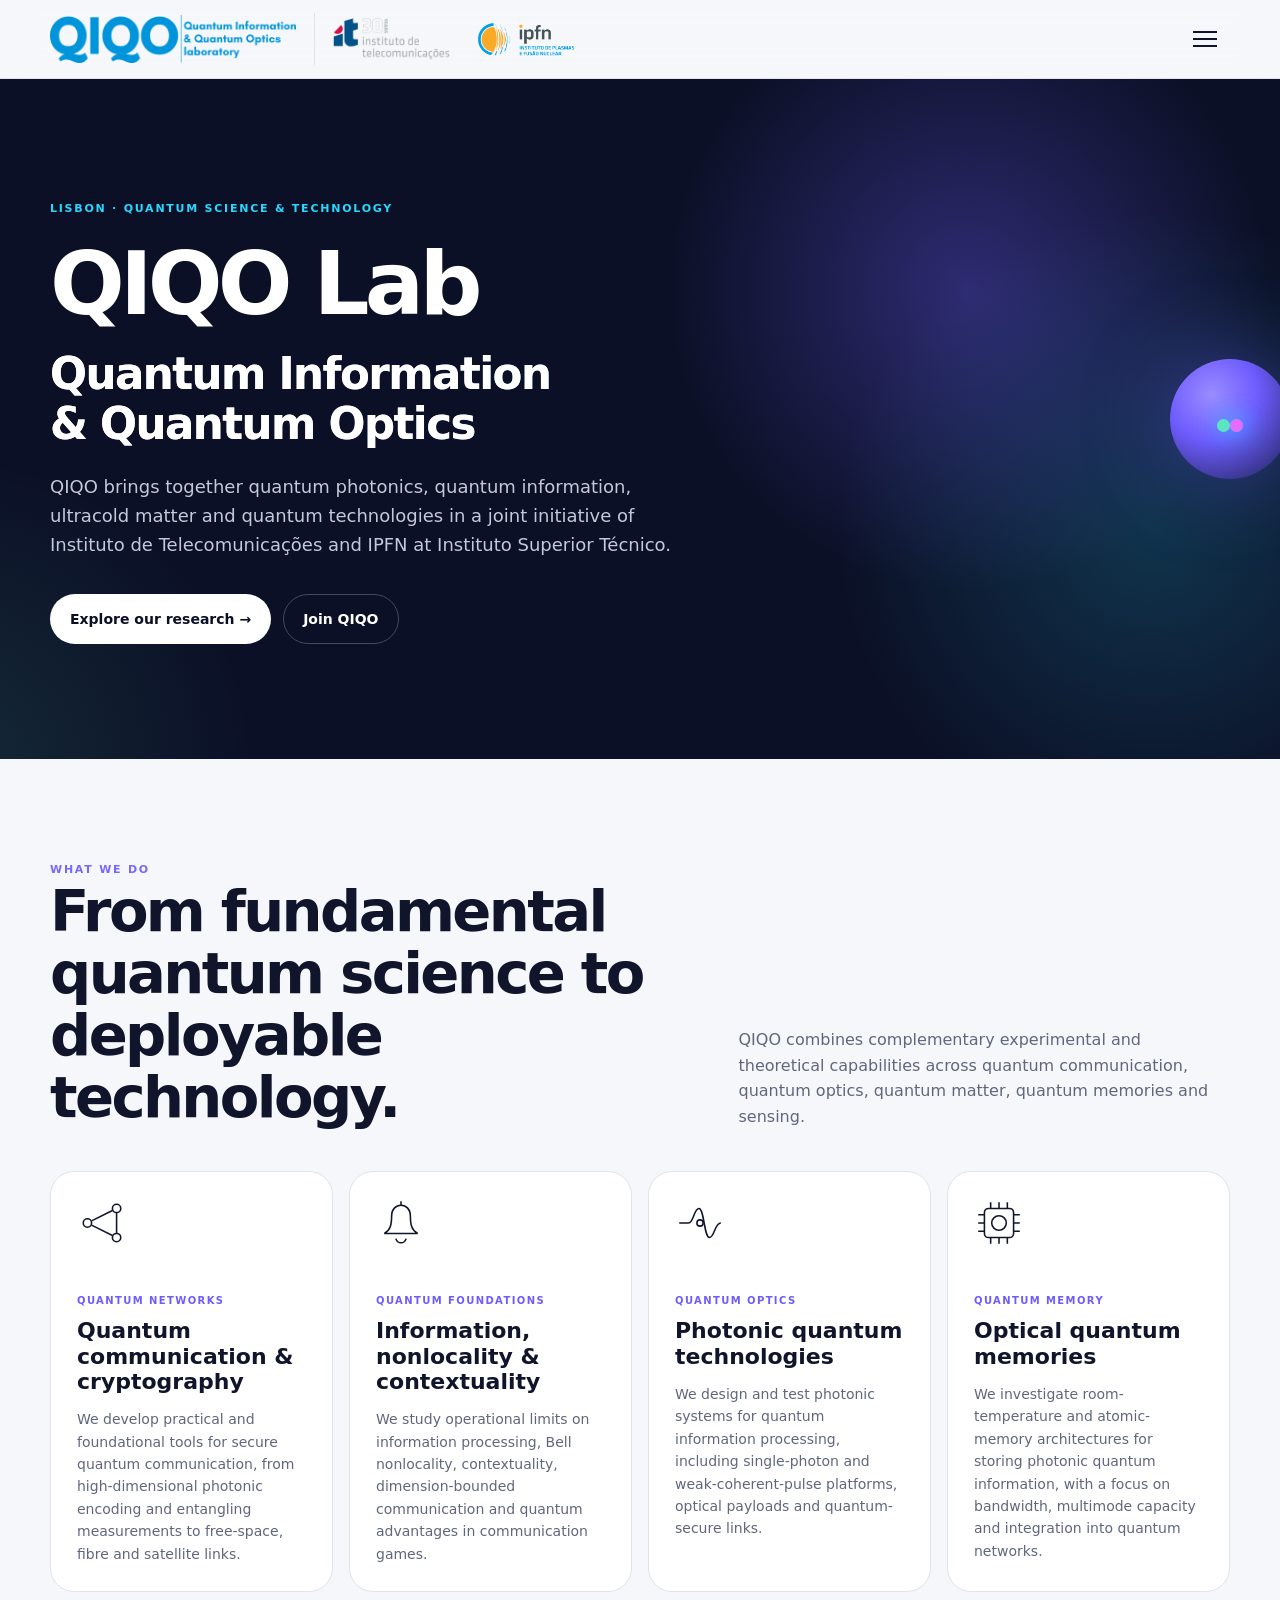
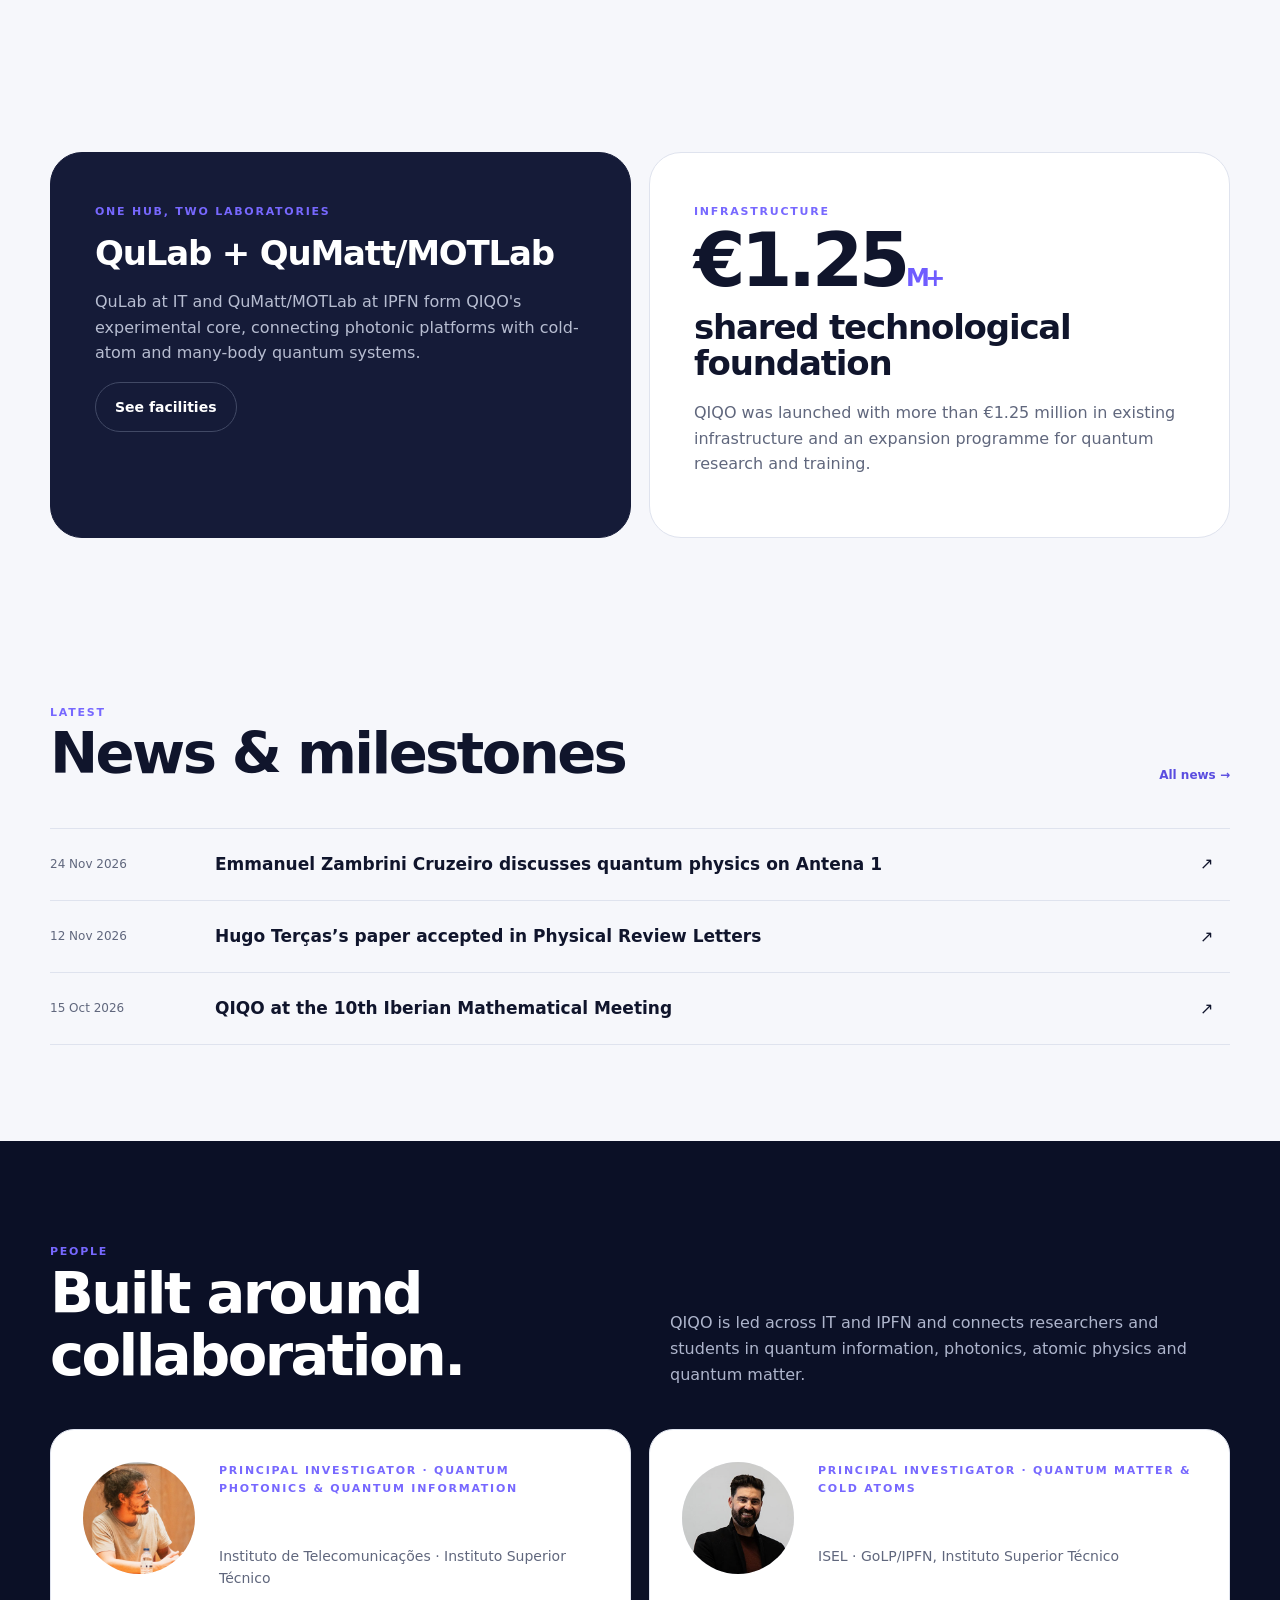
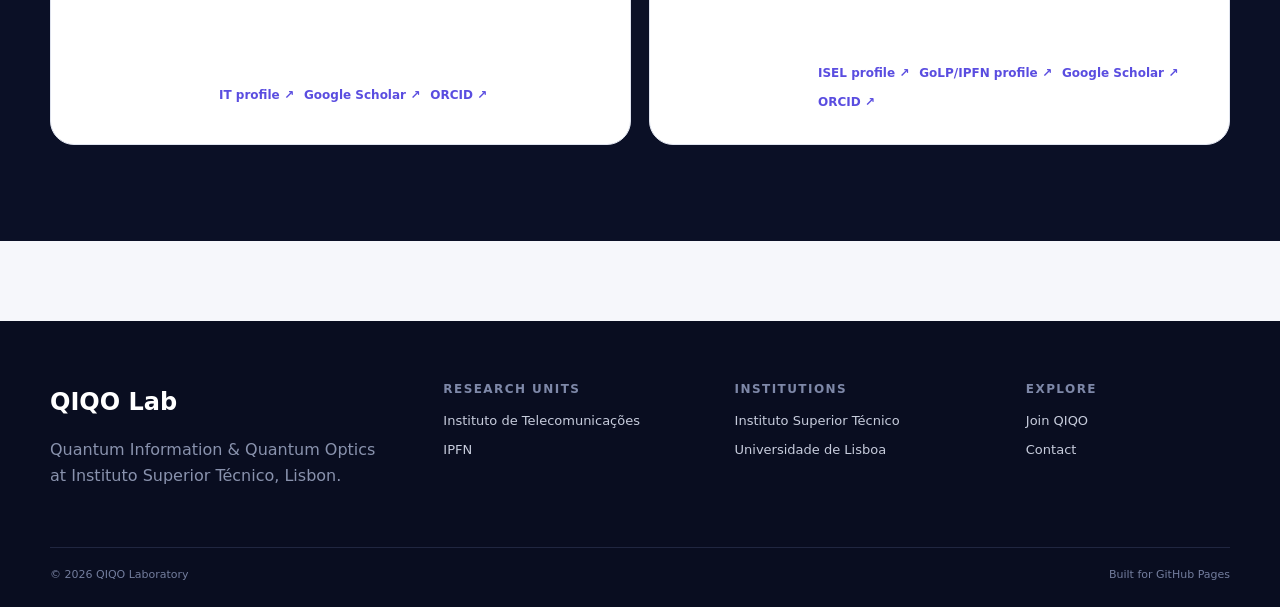
<file: index.html>
<!DOCTYPE html>

<html lang="en"><head><meta charset="utf-8"/><meta content="width=device-width, initial-scale=1" name="viewport"/><title>QIQO Lab — Quantum Information &amp; Quantum Optics | Instituto Superior Técnico, Lisbon</title><meta content="QIQO is the joint quantum information and quantum optics laboratory of IT and IPFN at Instituto Superior Técnico, Lisbon, Portugal." name="description"/><meta content="#0b1026" name="theme-color"/><link href="assets/img/favicon.svg" rel="icon" type="image/svg+xml"/><link href="assets/css/site.css" rel="stylesheet"/><script defer="" src="assets/js/data.js"></script><script defer="" src="assets/js/news-data.js"></script><script defer="" src="assets/js/site.js"></script><link href="https://qiqo-lab.github.io/" rel="canonical"/><meta content="website" property="og:type"/><meta content="QIQO Lab" property="og:site_name"/><meta content="QIQO Lab — Quantum Information &amp; Quantum Optics | Instituto Superior Técnico, Lisbon" property="og:title"/><meta content="QIQO is the joint quantum information and quantum optics laboratory of IT and IPFN at Instituto Superior Técnico, Lisbon, Portugal." property="og:description"/><meta content="https://qiqo-lab.github.io/" property="og:url"/><meta content="en_GB" property="og:locale"/><meta content="https://qiqo-lab.github.io/assets/img/logo/qiqo-logo-2.png" property="og:image"/><meta content="QIQO — Quantum Information and Quantum Optics Laboratory" property="og:image:alt"/><meta content="summary" name="twitter:card"/><meta content="QIQO Lab — Quantum Information &amp; Quantum Optics | Instituto Superior Técnico, Lisbon" name="twitter:title"/><meta content="QIQO is the joint quantum information and quantum optics laboratory of IT and IPFN at Instituto Superior Técnico, Lisbon, Portugal." name="twitter:description"/><meta content="https://qiqo-lab.github.io/assets/img/logo/qiqo-logo-2.png" name="twitter:image"/><script data-qiqo-schema="" type="application/ld+json">{"@context": "https://schema.org", "@graph": [{"@type": "ResearchOrganization", "@id": "https://qiqo-lab.github.io/#organization", "name": "QIQO — Quantum Information and Quantum Optics Laboratory", "alternateName": ["QIQO", "QIQO Lab", "QIQO Laboratory"], "url": "https://qiqo-lab.github.io/", "logo": "https://qiqo-lab.github.io/assets/img/logo/qiqo-logo-2.png", "description": "QIQO is the joint quantum information and quantum optics laboratory of IT and IPFN at Instituto Superior Técnico, Lisbon, Portugal.", "address": {"@type": "PostalAddress", "streetAddress": "Av. Rovisco Pais 1", "postalCode": "1049-001", "addressLocality": "Lisbon", "addressCountry": "PT"}, "parentOrganization": [{"@type": "CollegeOrUniversity", "name": "Instituto Superior Técnico, Universidade de Lisboa", "url": "https://tecnico.ulisboa.pt/"}, {"@type": "ResearchOrganization", "name": "Instituto de Telecomunicações", "url": "https://www.it.pt/"}, {"@type": "ResearchOrganization", "name": "Instituto de Plasmas e Fusão Nuclear", "alternateName": "IPFN", "url": "https://www.ipfn.tecnico.ulisboa.pt/"}]}, {"@type": "WebSite", "@id": "https://qiqo-lab.github.io/#website", "url": "https://qiqo-lab.github.io/", "name": "QIQO Lab", "alternateName": "QIQO", "publisher": {"@id": "https://qiqo-lab.github.io/#organization"}, "inLanguage": "en"}]}</script><noscript><style>.reveal{opacity:1;transform:none}.nav-toggle{display:none}.nav-wrap{height:auto;min-height:78px;flex-wrap:wrap;padding-block:12px}.main-nav{display:flex;position:static;flex-wrap:wrap;flex-direction:row;width:100%;box-shadow:none}</style></noscript><meta content="95raSr56nbxkEjEl-AgicmJynOFiF8T3tw6eO89FypE" name="google-site-verification"/>
</head><body data-page="home"><div data-site-header=""><header class="site-header"><div class="shell nav-wrap"><div class="header-logos"><a aria-label="QIQO home" class="brand" href="index.html"><img alt="QIQO Laboratory logo" class="brand-logo" src="assets/img/logo/qiqo-logo-2.png"/></a><div aria-label="Partner institutions" class="partner-logos"><a aria-label="Instituto de Telecomunicações" class="partner-logo partner-logo-it" href="https://www.it.pt/"><img alt="Instituto de Telecomunicações" height="188" src="assets/img/logo/it-logo.png" width="525"/></a><a aria-label="Instituto de Plasmas e Fusão Nuclear" class="partner-logo partner-logo-ipfn" href="https://www.ipfn.tecnico.ulisboa.pt/"><img alt="Instituto de Plasmas e Fusão Nuclear" height="179" src="assets/img/logo/ipfn-logo.png" width="428"/></a></div></div><button aria-expanded="false" aria-label="Toggle navigation" class="nav-toggle"><span></span><span></span><span></span></button><nav aria-label="Primary navigation" class="main-nav"><a class="active" href="index.html">Home</a><a href="research.html">Research</a><a href="people.html">People</a><a href="publications.html">Publications</a><a href="projects.html">Projects</a><a href="facilities.html">Facilities</a><a href="news.html">News</a><a href="opportunities.html">Join us</a><a href="contact.html">Contact</a></nav></div></header></div><main><section class="hero"><div class="shell hero-grid"><div><span class="hero-kicker">Lisbon · Quantum science &amp; technology</span><h1>QIQO Lab<span class="hero-subtitle">Quantum Information<br/>&amp; Quantum Optics</span></h1><p class="hero-copy">QIQO brings together quantum photonics, quantum information, ultracold matter and quantum technologies in a joint initiative of Instituto de Telecomunicações and IPFN at Instituto Superior Técnico.</p><div class="hero-actions"><a class="btn btn-primary" href="research.html">Explore our research →</a><a class="btn btn-ghost" href="opportunities.html">Join QIQO</a></div></div><div aria-hidden="true" class="quantum-art"><div class="q-grid"></div><div class="q-orbit"></div><div class="q-core"></div><span class="q-dot one"></span><span class="q-dot two"></span><span class="q-dot three"></span></div></div></section><section class="section reveal"><div class="shell"><div class="section-head"><div><span class="eyebrow">What we do</span><h2>From fundamental quantum science to deployable technology.</h2></div><p>QIQO combines complementary experimental and theoretical capabilities across quantum communication, quantum optics, quantum matter, quantum memories and sensing.</p></div><div class="pillars" data-home-research=""></div></div></section><section class="section-tight reveal"><div class="shell split-band"><article class="band-card dark"><span class="eyebrow">One hub, two laboratories</span><h3>QuLab + QuMatt/MOTLab</h3><p>QuLab at IT and QuMatt/MOTLab at IPFN form QIQO's experimental core, connecting photonic platforms with cold-atom and many-body quantum systems.</p><a class="btn btn-ghost" href="facilities.html">See facilities</a></article><article class="band-card"><span class="eyebrow">Infrastructure</span><div class="metric">€1.25<small>M+</small></div><h3>shared technological foundation</h3><p>QIQO was launched with more than €1.25 million in existing infrastructure and an expansion programme for quantum research and training.</p></article></div></section><section class="section reveal"><div class="shell"><div class="section-head"><div><span class="eyebrow">Latest</span><h2>News &amp; milestones</h2></div><a class="text-link" href="news.html">All news →</a></div><div class="news-list" data-home-news=""><a class="news-line" href="https://www.rtp.pt/play/p15569/e969887/duas-de-prosa" rel="noreferrer" target="_blank"><time>24 Nov 2026</time><strong>Emmanuel Zambrini Cruzeiro discusses quantum physics on Antena 1</strong><span>↗</span></a><a class="news-line" href="https://journals.aps.org/prl/accepted/10.1103/6lkb-18jb" rel="noreferrer" target="_blank"><time>12 Nov 2026</time><strong>Hugo Terças’s paper accepted in Physical Review Letters</strong><span>↗</span></a><a class="news-line" href="https://www.unioviedo.es/iberomat/index.php/quantum-computing/" rel="noreferrer" target="_blank"><time>15 Oct 2026</time><strong>QIQO at the 10th Iberian Mathematical Meeting</strong><span>↗</span></a></div></div></section><section class="section section-dark reveal"><div class="shell"><div class="section-head"><div><span class="hero-kicker">People</span><h2>Built around collaboration.</h2></div><p>QIQO is led across IT and IPFN and connects researchers and students in quantum information, photonics, atomic physics and quantum matter.</p></div><div class="people-grid leads" data-leadership=""><article class="person-card person-card-large"><img alt="Emmanuel Zambrini Cruzeiro" class="avatar avatar-photo" loading="lazy" src="assets/img/people/emmanuel.jpg"/><div class="person-copy"><span class="eyebrow">Principal Investigator · Quantum Photonics &amp; Quantum Information</span><h3>Emmanuel Zambrini Cruzeiro</h3><p class="muted">Instituto de Telecomunicações · Instituto Superior Técnico</p><p>Quantum information, foundations, quantum communication, photonic platforms and optical quantum memories.</p><div class="mini-links"><a class="mini-link" href="https://www.it.pt/Members/Index/34614" rel="noreferrer" target="_blank">IT profile ↗</a><a class="mini-link" href="https://scholar.google.com/citations?hl=en&amp;user=PnzCrFIAAAAJ" rel="noreferrer" target="_blank">Google Scholar ↗</a><a class="mini-link" href="https://orcid.org/0000-0003-3418-9131" rel="noreferrer" target="_blank">ORCID ↗</a></div></div></article><article class="person-card person-card-large"><img alt="Hugo Terças" class="avatar avatar-photo" loading="lazy" src="assets/img/people/hugo.jpg"/><div class="person-copy"><span class="eyebrow">Principal Investigator · Quantum Matter &amp; Cold Atoms</span><h3>Hugo Terças</h3><p class="muted">ISEL · GoLP/IPFN, Instituto Superior Técnico</p><p>Quantum matter, ultracold gases, quantum fluids and plasmas, quantum simulation and many-body physics.</p><div class="mini-links"><a class="mini-link" href="https://www.isel.pt/docente/hugo-fernando-santos-tercas" rel="noreferrer" target="_blank">ISEL profile ↗</a><a class="mini-link" href="https://plasmas.tecnico.ulisboa.pt/faculty/members" rel="noreferrer" target="_blank">GoLP/IPFN profile ↗</a><a class="mini-link" href="https://scholar.google.com/citations?user=nmLAqloAAAAJ" rel="noreferrer" target="_blank">Google Scholar ↗</a><a class="mini-link" href="https://orcid.org/0000-0003-2826-4377" rel="noreferrer" target="_blank">ORCID ↗</a></div></div></article></div></div></section></main><div data-site-footer=""></div></body></html>
</file>
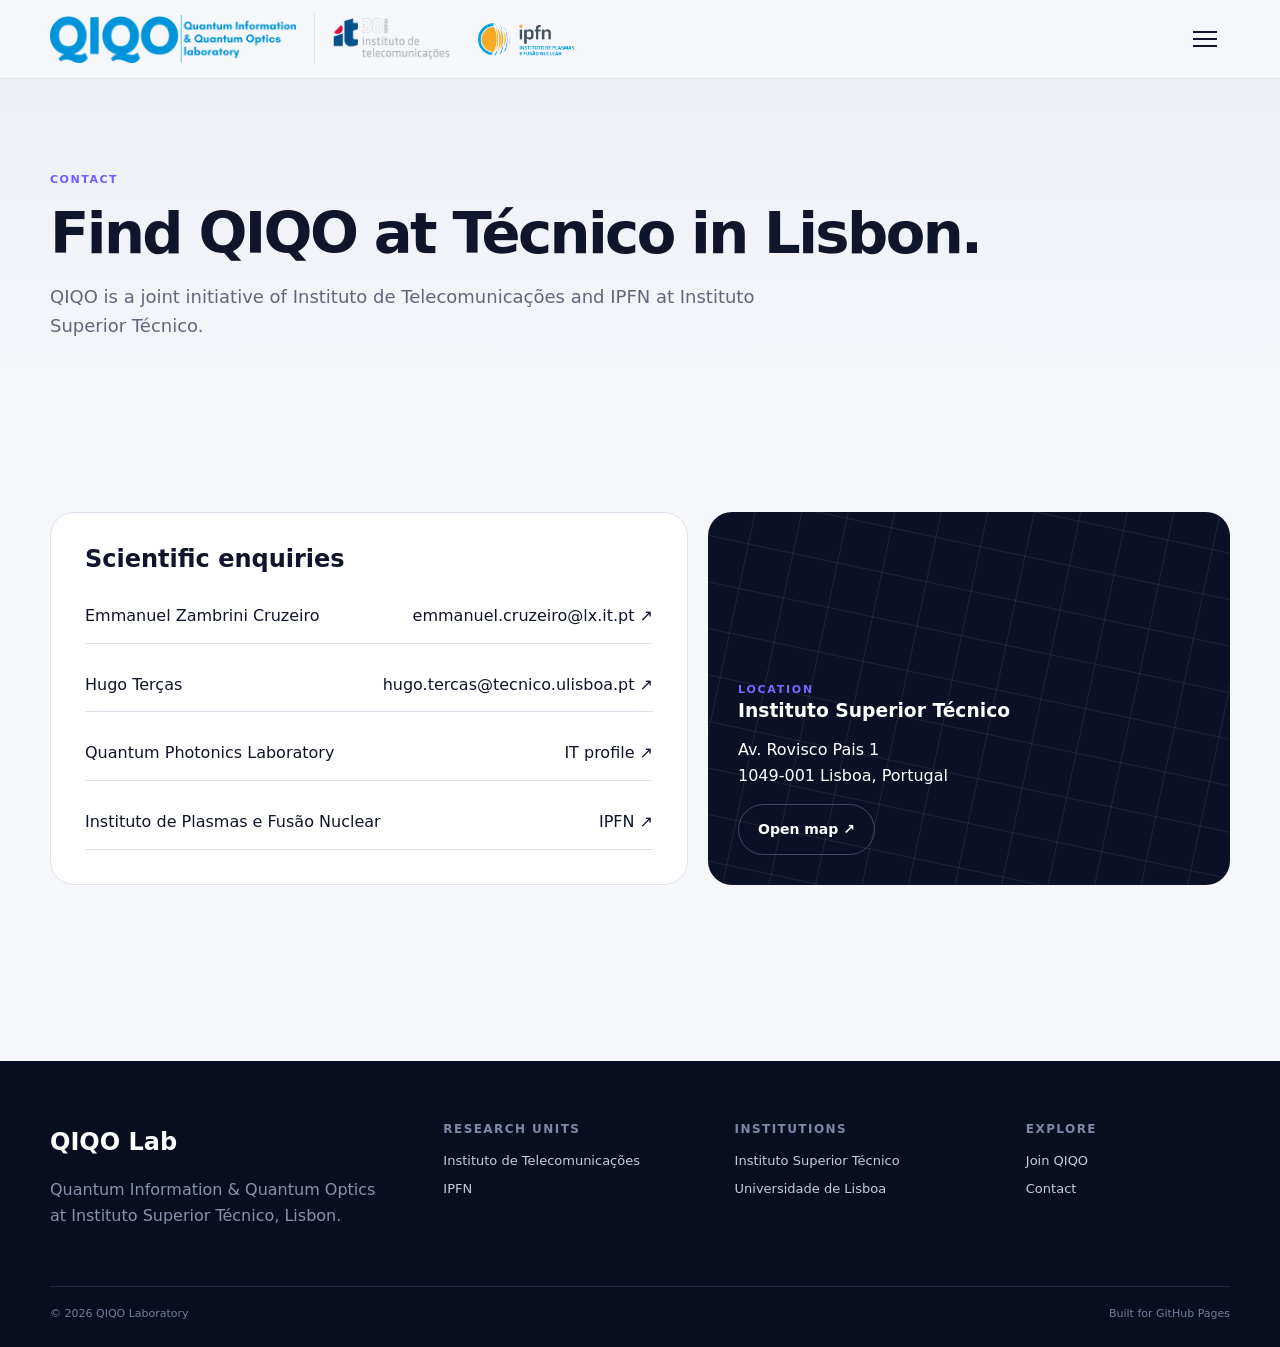
<file: contact.html>
<!DOCTYPE html>

<html lang="en">
<head>
<meta charset="utf-8"/>
<meta content="width=device-width, initial-scale=1" name="viewport"/>
<title>Contact QIQO Lab | Instituto Superior Técnico, Lisbon</title>
<meta content="Contact QIQO, the Quantum Information and Quantum Optics Laboratory connecting IT and IPFN at Instituto Superior Técnico, Lisbon, Portugal." name="description"/>
<meta content="#0b1026" name="theme-color"/>
<link href="assets/img/favicon.svg" rel="icon" type="image/svg+xml"/>
<link href="assets/css/site.css" rel="stylesheet"/>
<script defer="" src="assets/js/data.js"></script>
<script defer="" src="assets/js/site.js"></script>
<link href="https://qiqo-lab.github.io/contact.html" rel="canonical"/><meta content="website" property="og:type"/><meta content="QIQO Lab" property="og:site_name"/><meta content="Contact QIQO Lab | Instituto Superior Técnico, Lisbon" property="og:title"/><meta content="Contact QIQO, the Quantum Information and Quantum Optics Laboratory connecting IT and IPFN at Instituto Superior Técnico, Lisbon, Portugal." property="og:description"/><meta content="https://qiqo-lab.github.io/contact.html" property="og:url"/><meta content="en_GB" property="og:locale"/><meta content="https://qiqo-lab.github.io/assets/img/logo/qiqo-logo-2.png" property="og:image"/><meta content="QIQO — Quantum Information and Quantum Optics Laboratory" property="og:image:alt"/><meta content="summary" name="twitter:card"/><meta content="Contact QIQO Lab | Instituto Superior Técnico, Lisbon" name="twitter:title"/><meta content="Contact QIQO, the Quantum Information and Quantum Optics Laboratory connecting IT and IPFN at Instituto Superior Técnico, Lisbon, Portugal." name="twitter:description"/><meta content="https://qiqo-lab.github.io/assets/img/logo/qiqo-logo-2.png" name="twitter:image"/><script data-qiqo-schema="" type="application/ld+json">{"@context": "https://schema.org", "@type": "WebPage", "@id": "https://qiqo-lab.github.io/contact.html#webpage", "url": "https://qiqo-lab.github.io/contact.html", "name": "Contact QIQO Lab | Instituto Superior Técnico, Lisbon", "description": "Contact QIQO, the Quantum Information and Quantum Optics Laboratory connecting IT and IPFN at Instituto Superior Técnico, Lisbon, Portugal.", "isPartOf": {"@id": "https://qiqo-lab.github.io/#website"}, "about": {"@id": "https://qiqo-lab.github.io/#organization"}, "inLanguage": "en"}</script><noscript><style>.reveal{opacity:1;transform:none}.nav-toggle{display:none}.nav-wrap{height:auto;min-height:78px;flex-wrap:wrap;padding-block:12px}.main-nav{display:flex;position:static;flex-wrap:wrap;flex-direction:row;width:100%;box-shadow:none}</style></noscript></head>
<body data-page="contact">
<div data-site-header=""><header class="site-header"><div class="shell nav-wrap"><div class="header-logos"><a aria-label="QIQO home" class="brand" href="index.html"><img alt="QIQO Laboratory logo" class="brand-logo" src="assets/img/logo/qiqo-logo-2.png"/></a><div aria-label="Partner institutions" class="partner-logos"><a aria-label="Instituto de Telecomunicações" class="partner-logo partner-logo-it" href="https://www.it.pt/"><img alt="Instituto de Telecomunicações" height="188" src="assets/img/logo/it-logo.png" width="525"/></a><a aria-label="Instituto de Plasmas e Fusão Nuclear" class="partner-logo partner-logo-ipfn" href="https://www.ipfn.tecnico.ulisboa.pt/"><img alt="Instituto de Plasmas e Fusão Nuclear" height="179" src="assets/img/logo/ipfn-logo.png" width="428"/></a></div></div><button aria-expanded="false" aria-label="Toggle navigation" class="nav-toggle"><span></span><span></span><span></span></button><nav aria-label="Primary navigation" class="main-nav"><a href="index.html">Home</a><a href="research.html">Research</a><a href="people.html">People</a><a href="publications.html">Publications</a><a href="projects.html">Projects</a><a href="facilities.html">Facilities</a><a href="news.html">News</a><a href="opportunities.html">Join us</a><a class="active" href="contact.html">Contact</a></nav></div></header></div>
<main><section class="page-hero"><div class="shell"><div class="breadcrumb">Contact</div><h1>Find QIQO at Técnico in Lisbon.</h1><p>QIQO is a joint initiative of Instituto de Telecomunicações and IPFN at Instituto Superior Técnico.</p></div></section><section class="section"><div class="shell contact-grid"><div class="contact-card"><h3>Scientific enquiries</h3><div class="contact-list"><a href="mailto:emmanuel.cruzeiro@lx.it.pt"><span>Emmanuel Zambrini Cruzeiro</span><span>emmanuel.cruzeiro@lx.it.pt ↗</span></a><a href="mailto:hugo.tercas@tecnico.ulisboa.pt"><span>Hugo Terças</span><span>hugo.tercas@tecnico.ulisboa.pt ↗</span></a><a href="https://www.it.pt/Laboratories/Index/2047" rel="noreferrer" target="_blank"><span>Quantum Photonics Laboratory</span><span>IT profile ↗</span></a><a href="https://www.ipfn.tecnico.ulisboa.pt/" rel="noreferrer" target="_blank"><span>Instituto de Plasmas e Fusão Nuclear</span><span>IPFN ↗</span></a></div></div><div class="map-placeholder"><div><span class="eyebrow">Location</span><h3>Instituto Superior Técnico</h3><p>Av. Rovisco Pais 1<br/>1049-001 Lisboa, Portugal</p><a class="btn btn-ghost" href="https://www.google.com/maps/search/?api=1&amp;query=Instituto+Superior+Tecnico+Lisboa" rel="noreferrer" target="_blank">Open map ↗</a></div></div></div></section></main>
<div data-site-footer=""></div>
</body>
</html>
</file>
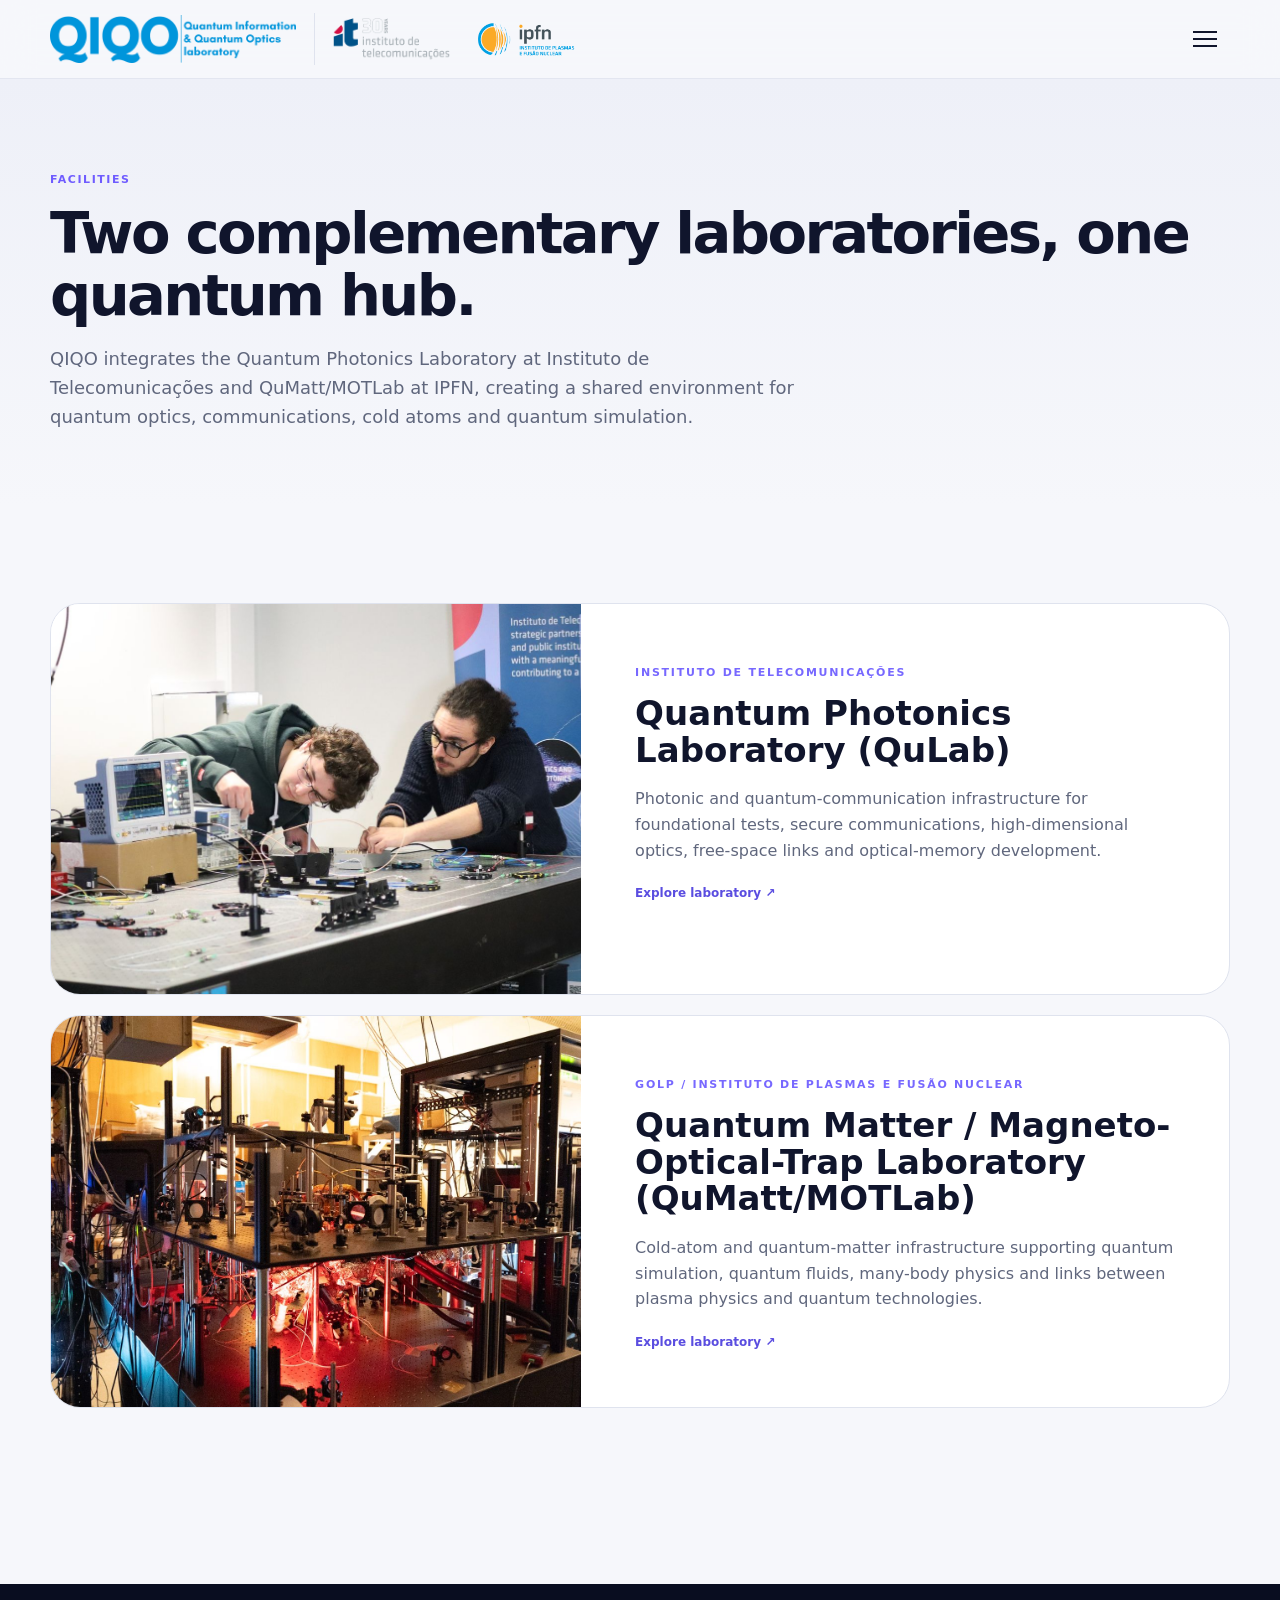
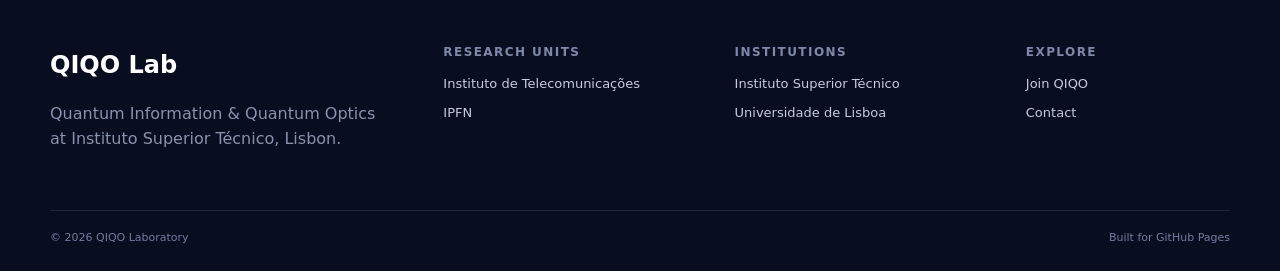
<file: facilities.html>
<!DOCTYPE html>

<html lang="en">
<head>
<meta charset="utf-8"/>
<meta content="width=device-width, initial-scale=1" name="viewport"/>
<title>Laboratories &amp; Facilities | QIQO Lab — Técnico, Lisbon</title>
<meta content="Discover QuLab at Instituto de Telecomunicações and the quantum-matter laboratories at IPFN, the experimental facilities of QIQO in Lisbon." name="description"/>
<meta content="#0b1026" name="theme-color"/>
<link href="assets/img/favicon.svg" rel="icon" type="image/svg+xml"/>
<link href="assets/css/site.css" rel="stylesheet"/>
<script defer="" src="assets/js/data.js"></script>
<script defer="" src="assets/js/site.js"></script>
<link href="https://qiqo-lab.github.io/facilities.html" rel="canonical"/><meta content="website" property="og:type"/><meta content="QIQO Lab" property="og:site_name"/><meta content="Laboratories &amp; Facilities | QIQO Lab — Técnico, Lisbon" property="og:title"/><meta content="Discover QuLab at Instituto de Telecomunicações and the quantum-matter laboratories at IPFN, the experimental facilities of QIQO in Lisbon." property="og:description"/><meta content="https://qiqo-lab.github.io/facilities.html" property="og:url"/><meta content="en_GB" property="og:locale"/><meta content="https://qiqo-lab.github.io/assets/img/logo/qiqo-logo-2.png" property="og:image"/><meta content="QIQO — Quantum Information and Quantum Optics Laboratory" property="og:image:alt"/><meta content="summary" name="twitter:card"/><meta content="Laboratories &amp; Facilities | QIQO Lab — Técnico, Lisbon" name="twitter:title"/><meta content="Discover QuLab at Instituto de Telecomunicações and the quantum-matter laboratories at IPFN, the experimental facilities of QIQO in Lisbon." name="twitter:description"/><meta content="https://qiqo-lab.github.io/assets/img/logo/qiqo-logo-2.png" name="twitter:image"/><script data-qiqo-schema="" type="application/ld+json">{"@context": "https://schema.org", "@type": "CollectionPage", "@id": "https://qiqo-lab.github.io/facilities.html#webpage", "url": "https://qiqo-lab.github.io/facilities.html", "name": "Laboratories & Facilities | QIQO Lab — Técnico, Lisbon", "description": "Discover QuLab at Instituto de Telecomunicações and the quantum-matter laboratories at IPFN, the experimental facilities of QIQO in Lisbon.", "isPartOf": {"@id": "https://qiqo-lab.github.io/#website"}, "about": {"@id": "https://qiqo-lab.github.io/#organization"}, "inLanguage": "en"}</script><noscript><style>.reveal{opacity:1;transform:none}.nav-toggle{display:none}.nav-wrap{height:auto;min-height:78px;flex-wrap:wrap;padding-block:12px}.main-nav{display:flex;position:static;flex-wrap:wrap;flex-direction:row;width:100%;box-shadow:none}</style></noscript></head>
<body data-page="facilities">
<div data-site-header=""><header class="site-header"><div class="shell nav-wrap"><div class="header-logos"><a aria-label="QIQO home" class="brand" href="index.html"><img alt="QIQO Laboratory logo" class="brand-logo" src="assets/img/logo/qiqo-logo-2.png"/></a><div aria-label="Partner institutions" class="partner-logos"><a aria-label="Instituto de Telecomunicações" class="partner-logo partner-logo-it" href="https://www.it.pt/"><img alt="Instituto de Telecomunicações" height="188" src="assets/img/logo/it-logo.png" width="525"/></a><a aria-label="Instituto de Plasmas e Fusão Nuclear" class="partner-logo partner-logo-ipfn" href="https://www.ipfn.tecnico.ulisboa.pt/"><img alt="Instituto de Plasmas e Fusão Nuclear" height="179" src="assets/img/logo/ipfn-logo.png" width="428"/></a></div></div><button aria-expanded="false" aria-label="Toggle navigation" class="nav-toggle"><span></span><span></span><span></span></button><nav aria-label="Primary navigation" class="main-nav"><a href="index.html">Home</a><a href="research.html">Research</a><a href="people.html">People</a><a href="publications.html">Publications</a><a href="projects.html">Projects</a><a class="active" href="facilities.html">Facilities</a><a href="news.html">News</a><a href="opportunities.html">Join us</a><a href="contact.html">Contact</a></nav></div></header></div>
<main><section class="page-hero"><div class="shell"><div class="breadcrumb">Facilities</div><h1>Two complementary laboratories, one quantum hub.</h1><p>QIQO integrates the Quantum Photonics Laboratory at Instituto de Telecomunicações and QuMatt/MOTLab at IPFN, creating a shared environment for quantum optics, communications, cold atoms and quantum simulation.</p></div></section><section class="section"><div class="shell"><div class="facilities-grid" data-facilities=""></div></div></section></main>
<div data-site-footer=""></div>
</body>
</html>
</file>
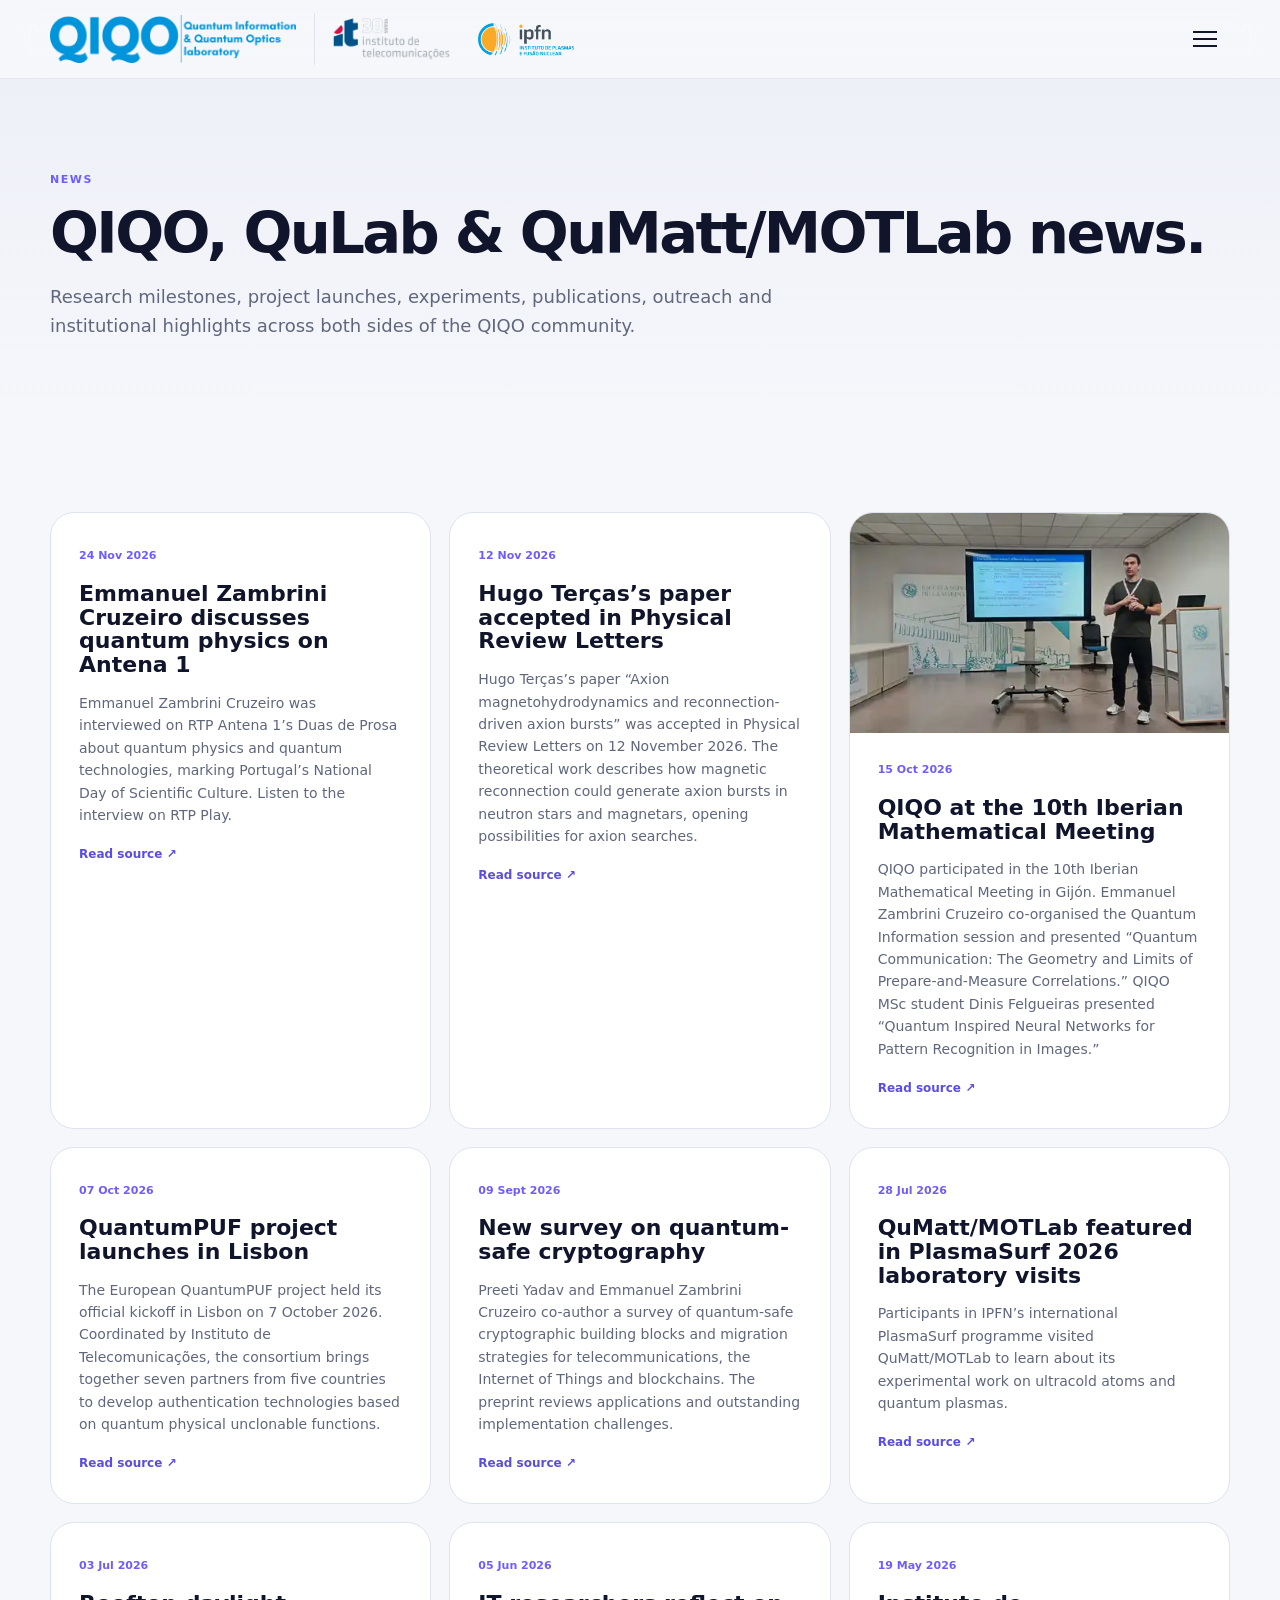
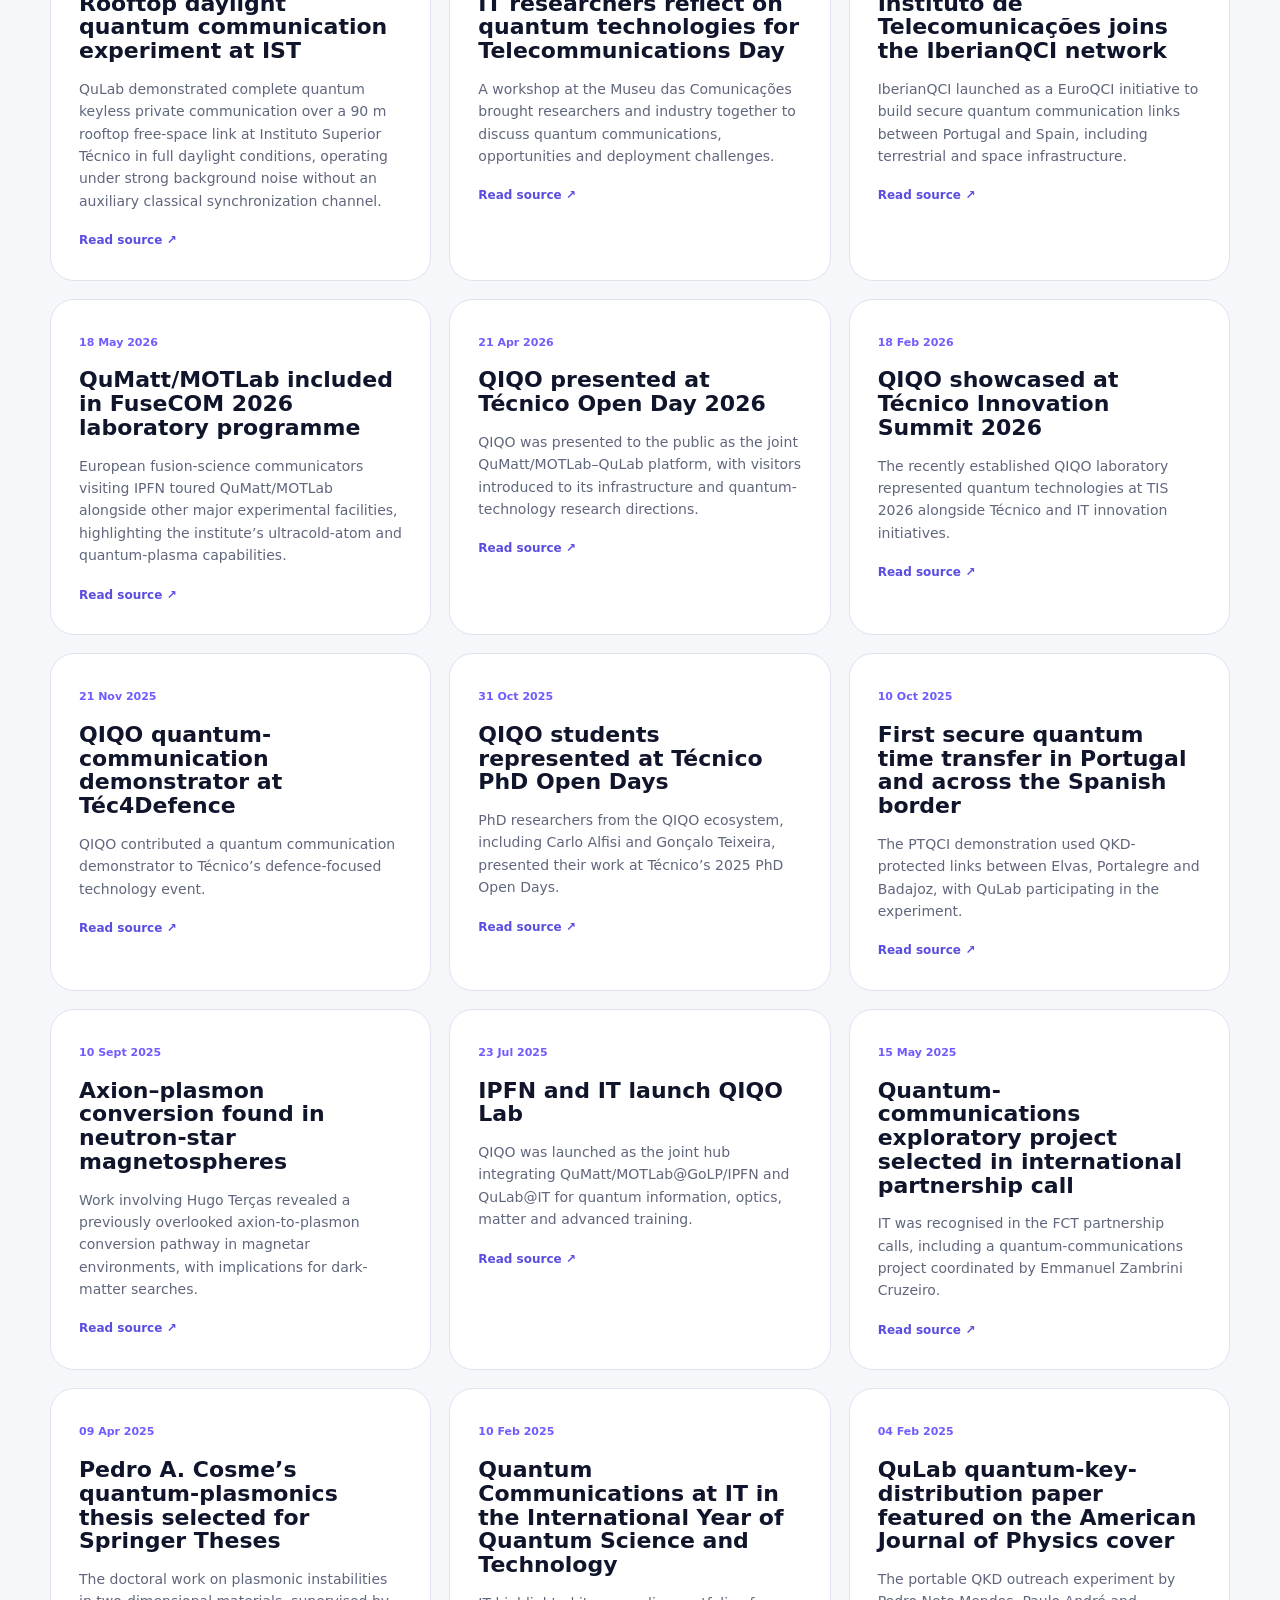
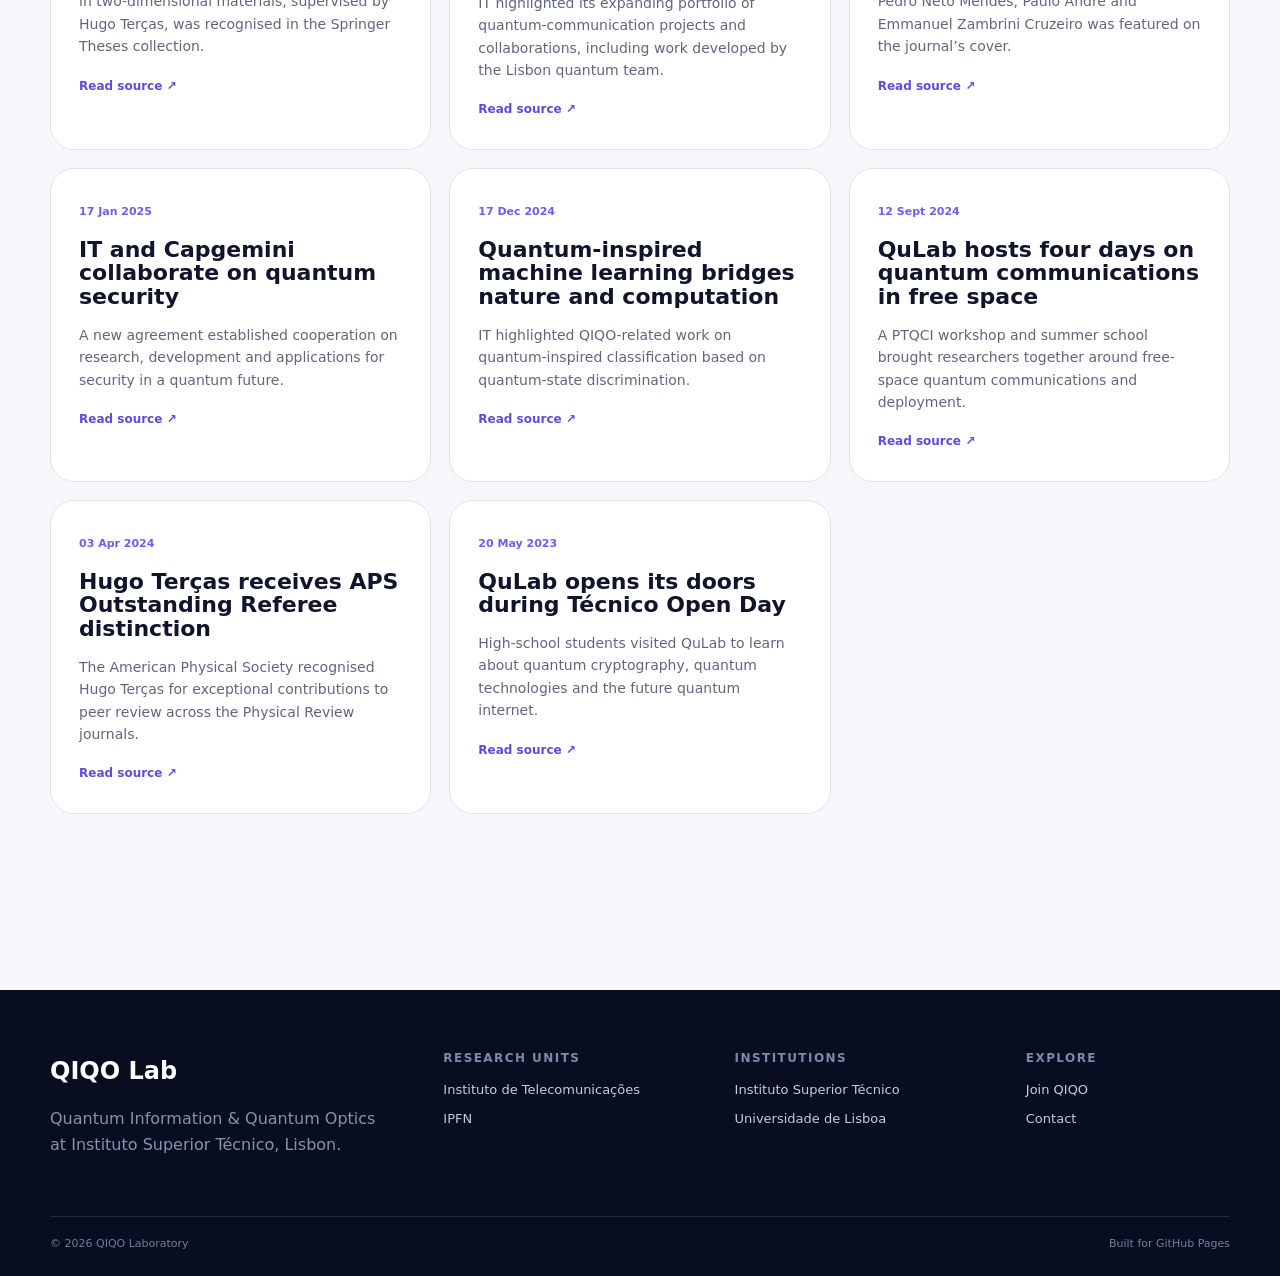
<file: news.html>
<!DOCTYPE html>

<html lang="en"><head><meta charset="utf-8"/><meta content="width=device-width, initial-scale=1" name="viewport"/><title>News | QIQO Lab — Quantum Information &amp; Quantum Optics</title><meta content="Latest QIQO research papers, experiments, project updates and events from the IT–IPFN quantum research community in Lisbon." name="description"/><meta content="#0b1026" name="theme-color"/><link href="assets/img/favicon.svg" rel="icon" type="image/svg+xml"/><link href="assets/css/site.css" rel="stylesheet"/><script defer="" src="assets/js/data.js"></script><script defer="" src="assets/js/news-data.js"></script><script defer="" src="assets/js/site.js"></script><link href="https://qiqo-lab.github.io/news.html" rel="canonical"/><meta content="website" property="og:type"/><meta content="QIQO Lab" property="og:site_name"/><meta content="News | QIQO Lab — Quantum Information &amp; Quantum Optics" property="og:title"/><meta content="Latest QIQO research papers, experiments, project updates and events from the IT–IPFN quantum research community in Lisbon." property="og:description"/><meta content="https://qiqo-lab.github.io/news.html" property="og:url"/><meta content="en_GB" property="og:locale"/><meta content="https://qiqo-lab.github.io/assets/img/logo/qiqo-logo-2.png" property="og:image"/><meta content="QIQO — Quantum Information and Quantum Optics Laboratory" property="og:image:alt"/><meta content="summary" name="twitter:card"/><meta content="News | QIQO Lab — Quantum Information &amp; Quantum Optics" name="twitter:title"/><meta content="Latest QIQO research papers, experiments, project updates and events from the IT–IPFN quantum research community in Lisbon." name="twitter:description"/><meta content="https://qiqo-lab.github.io/assets/img/logo/qiqo-logo-2.png" name="twitter:image"/><script data-qiqo-schema="" type="application/ld+json">{"@context": "https://schema.org", "@type": "CollectionPage", "@id": "https://qiqo-lab.github.io/news.html#webpage", "url": "https://qiqo-lab.github.io/news.html", "name": "News | QIQO Lab — Quantum Information & Quantum Optics", "description": "Latest QIQO research papers, experiments, project updates and events from the IT–IPFN quantum research community in Lisbon.", "isPartOf": {"@id": "https://qiqo-lab.github.io/#website"}, "about": {"@id": "https://qiqo-lab.github.io/#organization"}, "inLanguage": "en"}</script><noscript><style>.reveal{opacity:1;transform:none}.nav-toggle{display:none}.nav-wrap{height:auto;min-height:78px;flex-wrap:wrap;padding-block:12px}.main-nav{display:flex;position:static;flex-wrap:wrap;flex-direction:row;width:100%;box-shadow:none}</style></noscript></head><body data-page="news"><div data-site-header=""><header class="site-header"><div class="shell nav-wrap"><div class="header-logos"><a aria-label="QIQO home" class="brand" href="index.html"><img alt="QIQO Laboratory logo" class="brand-logo" src="assets/img/logo/qiqo-logo-2.png"/></a><div aria-label="Partner institutions" class="partner-logos"><a aria-label="Instituto de Telecomunicações" class="partner-logo partner-logo-it" href="https://www.it.pt/"><img alt="Instituto de Telecomunicações" height="188" src="assets/img/logo/it-logo.png" width="525"/></a><a aria-label="Instituto de Plasmas e Fusão Nuclear" class="partner-logo partner-logo-ipfn" href="https://www.ipfn.tecnico.ulisboa.pt/"><img alt="Instituto de Plasmas e Fusão Nuclear" height="179" src="assets/img/logo/ipfn-logo.png" width="428"/></a></div></div><button aria-expanded="false" aria-label="Toggle navigation" class="nav-toggle"><span></span><span></span><span></span></button><nav aria-label="Primary navigation" class="main-nav"><a href="index.html">Home</a><a href="research.html">Research</a><a href="people.html">People</a><a href="publications.html">Publications</a><a href="projects.html">Projects</a><a href="facilities.html">Facilities</a><a class="active" href="news.html">News</a><a href="opportunities.html">Join us</a><a href="contact.html">Contact</a></nav></div></header></div><main><section class="page-hero"><div class="shell"><div class="breadcrumb">News</div><h1>QIQO, QuLab &amp; QuMatt/MOTLab news.</h1><p>Research milestones, project launches, experiments, publications, outreach and institutional highlights across both sides of the QIQO community.</p></div></section><section class="section"><div class="shell"><div class="news-grid" data-news=""><article class="news-card"><time datetime="2026-11-24">24 Nov 2026</time><h3>Emmanuel Zambrini Cruzeiro discusses quantum physics on Antena 1</h3><p>Emmanuel Zambrini Cruzeiro was interviewed on RTP Antena 1’s Duas de Prosa about quantum physics and quantum technologies, marking Portugal’s National Day of Scientific Culture. Listen to the interview on RTP Play.</p><a class="text-link" href="https://www.rtp.pt/play/p15569/e969887/duas-de-prosa" rel="noreferrer" target="_blank">Read source ↗</a></article><article class="news-card"><time datetime="2026-11-12">12 Nov 2026</time><h3>Hugo Terças’s paper accepted in Physical Review Letters</h3><p>Hugo Terças’s paper “Axion magnetohydrodynamics and reconnection-driven axion bursts” was accepted in Physical Review Letters on 12 November 2026. The theoretical work describes how magnetic reconnection could generate axion bursts in neutron stars and magnetars, opening possibilities for axion searches.</p><a class="text-link" href="https://journals.aps.org/prl/accepted/10.1103/6lkb-18jb" rel="noreferrer" target="_blank">Read source ↗</a></article><article class="news-card"><img alt="Dinis Felgueiras presenting Quantum Inspired Neural Networks for Pattern Recognition in Images at the 10th Iberian Mathematical Meeting in Gijón." class="news-card-image" loading="lazy" src="assets/img/news/iberian-mathematical-meeting-2026.webp"/><time datetime="2026-10-15">15 Oct 2026</time><h3>QIQO at the 10th Iberian Mathematical Meeting</h3><p>QIQO participated in the 10th Iberian Mathematical Meeting in Gijón. Emmanuel Zambrini Cruzeiro co-organised the Quantum Information session and presented “Quantum Communication: The Geometry and Limits of Prepare-and-Measure Correlations.” QIQO MSc student Dinis Felgueiras presented “Quantum Inspired Neural Networks for Pattern Recognition in Images.”</p><a class="text-link" href="https://www.unioviedo.es/iberomat/index.php/quantum-computing/" rel="noreferrer" target="_blank">Read source ↗</a></article><article class="news-card"><time datetime="2026-10-07">07 Oct 2026</time><h3>QuantumPUF project launches in Lisbon</h3><p>The European QuantumPUF project held its official kickoff in Lisbon on 7 October 2026. Coordinated by Instituto de Telecomunicações, the consortium brings together seven partners from five countries to develop authentication technologies based on quantum physical unclonable functions.</p><a class="text-link" href="https://www.it.pt/News/NewsPost/5295" rel="noreferrer" target="_blank">Read source ↗</a></article><article class="news-card"><time datetime="2026-09-09">09 Sep 2026</time><h3>New survey on quantum-safe cryptography</h3><p>Preeti Yadav and Emmanuel Zambrini Cruzeiro co-author a survey of quantum-safe cryptographic building blocks and migration strategies for telecommunications, the Internet of Things and blockchains. The preprint reviews applications and outstanding implementation challenges.</p><a class="text-link" href="https://arxiv.org/abs/2609.11991" rel="noreferrer" target="_blank">Read source ↗</a></article><article class="news-card"><time datetime="2026-07-28">28 Jul 2026</time><h3>QuMatt/MOTLab featured in PlasmaSurf 2026 laboratory visits</h3><p>Participants in IPFN’s international PlasmaSurf programme visited QuMatt/MOTLab to learn about its experimental work on ultracold atoms and quantum plasmas.</p><a class="text-link" href="https://www.ipfn.tecnico.ulisboa.pt/news-and-events/news/281663955271805" rel="noreferrer" target="_blank">Read source ↗</a></article><article class="news-card"><time datetime="2026-07-03">03 Jul 2026</time><h3>Rooftop daylight quantum communication experiment at IST</h3><p>QuLab demonstrated complete quantum keyless private communication over a 90 m rooftop free-space link at Instituto Superior Técnico in full daylight conditions, operating under strong background noise without an auxiliary classical synchronization channel.</p><a class="text-link" href="https://arxiv.org/abs/2607.03527" rel="noreferrer" target="_blank">Read source ↗</a></article><article class="news-card"><time datetime="2026-06-05">05 Jun 2026</time><h3>IT researchers reflect on quantum technologies for Telecommunications Day</h3><p>A workshop at the Museu das Comunicações brought researchers and industry together to discuss quantum communications, opportunities and deployment challenges.</p><a class="text-link" href="https://www.it.pt/Members/Index/34614" rel="noreferrer" target="_blank">Read source ↗</a></article><article class="news-card"><time datetime="2026-05-19">19 May 2026</time><h3>Instituto de Telecomunicações joins the IberianQCI network</h3><p>IberianQCI launched as a EuroQCI initiative to build secure quantum communication links between Portugal and Spain, including terrestrial and space infrastructure.</p><a class="text-link" href="https://www.it.pt/News/NewsPost/5247" rel="noreferrer" target="_blank">Read source ↗</a></article><article class="news-card"><time datetime="2026-05-18">18 May 2026</time><h3>QuMatt/MOTLab included in FuseCOM 2026 laboratory programme</h3><p>European fusion-science communicators visiting IPFN toured QuMatt/MOTLab alongside other major experimental facilities, highlighting the institute’s ultracold-atom and quantum-plasma capabilities.</p><a class="text-link" href="https://www.ipfn.tecnico.ulisboa.pt/news-and-events/news/844613908693003" rel="noreferrer" target="_blank">Read source ↗</a></article><article class="news-card"><time datetime="2026-04-21">21 Apr 2026</time><h3>QIQO presented at Técnico Open Day 2026</h3><p>QIQO was presented to the public as the joint QuMatt/MOTLab–QuLab platform, with visitors introduced to its infrastructure and quantum-technology research directions.</p><a class="text-link" href="https://www.ipfn.tecnico.ulisboa.pt/news-and-events/news/281663955271800" rel="noreferrer" target="_blank">Read source ↗</a></article><article class="news-card"><time datetime="2026-02-18">18 Feb 2026</time><h3>QIQO showcased at Técnico Innovation Summit 2026</h3><p>The recently established QIQO laboratory represented quantum technologies at TIS 2026 alongside Técnico and IT innovation initiatives.</p><a class="text-link" href="https://www.it.pt/News/NewsPost/5216" rel="noreferrer" target="_blank">Read source ↗</a></article><article class="news-card"><time datetime="2025-11-21">21 Nov 2025</time><h3>QIQO quantum-communication demonstrator at Téc4Defence</h3><p>QIQO contributed a quantum communication demonstrator to Técnico’s defence-focused technology event.</p><a class="text-link" href="https://www.ipfn.tecnico.ulisboa.pt/news-and-events/news/844613908692996" rel="noreferrer" target="_blank">Read source ↗</a></article><article class="news-card"><time datetime="2025-10-31">31 Oct 2025</time><h3>QIQO students represented at Técnico PhD Open Days</h3><p>PhD researchers from the QIQO ecosystem, including Carlo Alfisi and Gonçalo Teixeira, presented their work at Técnico’s 2025 PhD Open Days.</p><a class="text-link" href="https://www.ipfn.tecnico.ulisboa.pt/news-and-events/news/563138931982701" rel="noreferrer" target="_blank">Read source ↗</a></article><article class="news-card"><time datetime="2025-10-10">10 Oct 2025</time><h3>First secure quantum time transfer in Portugal and across the Spanish border</h3><p>The PTQCI demonstration used QKD-protected links between Elvas, Portalegre and Badajoz, with QuLab participating in the experiment.</p><a class="text-link" href="https://www.it.pt/News/OtherPost/5178?previous=True" rel="noreferrer" target="_blank">Read source ↗</a></article><article class="news-card"><time datetime="2025-09-10">10 Sep 2025</time><h3>Axion–plasmon conversion found in neutron-star magnetospheres</h3><p>Work involving Hugo Terças revealed a previously overlooked axion-to-plasmon conversion pathway in magnetar environments, with implications for dark-matter searches.</p><a class="text-link" href="https://www.ipfn.tecnico.ulisboa.pt/news-and-events/news/563138931982697" rel="noreferrer" target="_blank">Read source ↗</a></article><article class="news-card"><time datetime="2025-07-23">23 Jul 2025</time><h3>IPFN and IT launch QIQO Lab</h3><p>QIQO was launched as the joint hub integrating QuMatt/MOTLab@GoLP/IPFN and QuLab@IT for quantum information, optics, matter and advanced training.</p><a class="text-link" href="https://www.ipfn.tecnico.ulisboa.pt/news-and-events/news/281663955271796" rel="noreferrer" target="_blank">Read source ↗</a></article><article class="news-card"><time datetime="2025-05-15">15 May 2025</time><h3>Quantum-communications exploratory project selected in international partnership call</h3><p>IT was recognised in the FCT partnership calls, including a quantum-communications project coordinated by Emmanuel Zambrini Cruzeiro.</p><a class="text-link" href="https://www.it.pt/Members/Index/34614" rel="noreferrer" target="_blank">Read source ↗</a></article><article class="news-card"><time datetime="2025-04-09">09 Apr 2025</time><h3>Pedro A. Cosme’s quantum-plasmonics thesis selected for Springer Theses</h3><p>The doctoral work on plasmonic instabilities in two-dimensional materials, supervised by Hugo Terças, was recognised in the Springer Theses collection.</p><a class="text-link" href="https://www.ipfn.tecnico.ulisboa.pt/news-and-events/news/563138931982683" rel="noreferrer" target="_blank">Read source ↗</a></article><article class="news-card"><time datetime="2025-02-10">10 Feb 2025</time><h3>Quantum Communications at IT in the International Year of Quantum Science and Technology</h3><p>IT highlighted its expanding portfolio of quantum-communication projects and collaborations, including work developed by the Lisbon quantum team.</p><a class="text-link" href="https://www.it.pt/Members/Index/34614" rel="noreferrer" target="_blank">Read source ↗</a></article><article class="news-card"><time datetime="2025-02-04">04 Feb 2025</time><h3>QuLab quantum-key-distribution paper featured on the American Journal of Physics cover</h3><p>The portable QKD outreach experiment by Pedro Neto Mendes, Paulo André and Emmanuel Zambrini Cruzeiro was featured on the journal’s cover.</p><a class="text-link" href="https://www.it.pt/Members/Index/34614" rel="noreferrer" target="_blank">Read source ↗</a></article><article class="news-card"><time datetime="2025-01-17">17 Jan 2025</time><h3>IT and Capgemini collaborate on quantum security</h3><p>A new agreement established cooperation on research, development and applications for security in a quantum future.</p><a class="text-link" href="https://www.it.pt/Members/Index/34614" rel="noreferrer" target="_blank">Read source ↗</a></article><article class="news-card"><time datetime="2024-12-17">17 Dec 2024</time><h3>Quantum-inspired machine learning bridges nature and computation</h3><p>IT highlighted QIQO-related work on quantum-inspired classification based on quantum-state discrimination.</p><a class="text-link" href="https://www.it.pt/Members/Index/34614" rel="noreferrer" target="_blank">Read source ↗</a></article><article class="news-card"><time datetime="2024-09-12">12 Sep 2024</time><h3>QuLab hosts four days on quantum communications in free space</h3><p>A PTQCI workshop and summer school brought researchers together around free-space quantum communications and deployment.</p><a class="text-link" href="https://www.it.pt/Members/Index/34614" rel="noreferrer" target="_blank">Read source ↗</a></article><article class="news-card"><time datetime="2024-04-03">03 Apr 2024</time><h3>Hugo Terças receives APS Outstanding Referee distinction</h3><p>The American Physical Society recognised Hugo Terças for exceptional contributions to peer review across the Physical Review journals.</p><a class="text-link" href="https://www.ipfn.tecnico.ulisboa.pt/news-and-events/news/281663955271780" rel="noreferrer" target="_blank">Read source ↗</a></article><article class="news-card"><time datetime="2023-05-20">20 May 2023</time><h3>QuLab opens its doors during Técnico Open Day</h3><p>High-school students visited QuLab to learn about quantum cryptography, quantum technologies and the future quantum internet.</p><a class="text-link" href="https://www.it.pt/News/NewsPost/4877" rel="noreferrer" target="_blank">Read source ↗</a></article></div></div></section></main><div data-site-footer=""></div></body></html>
</file>
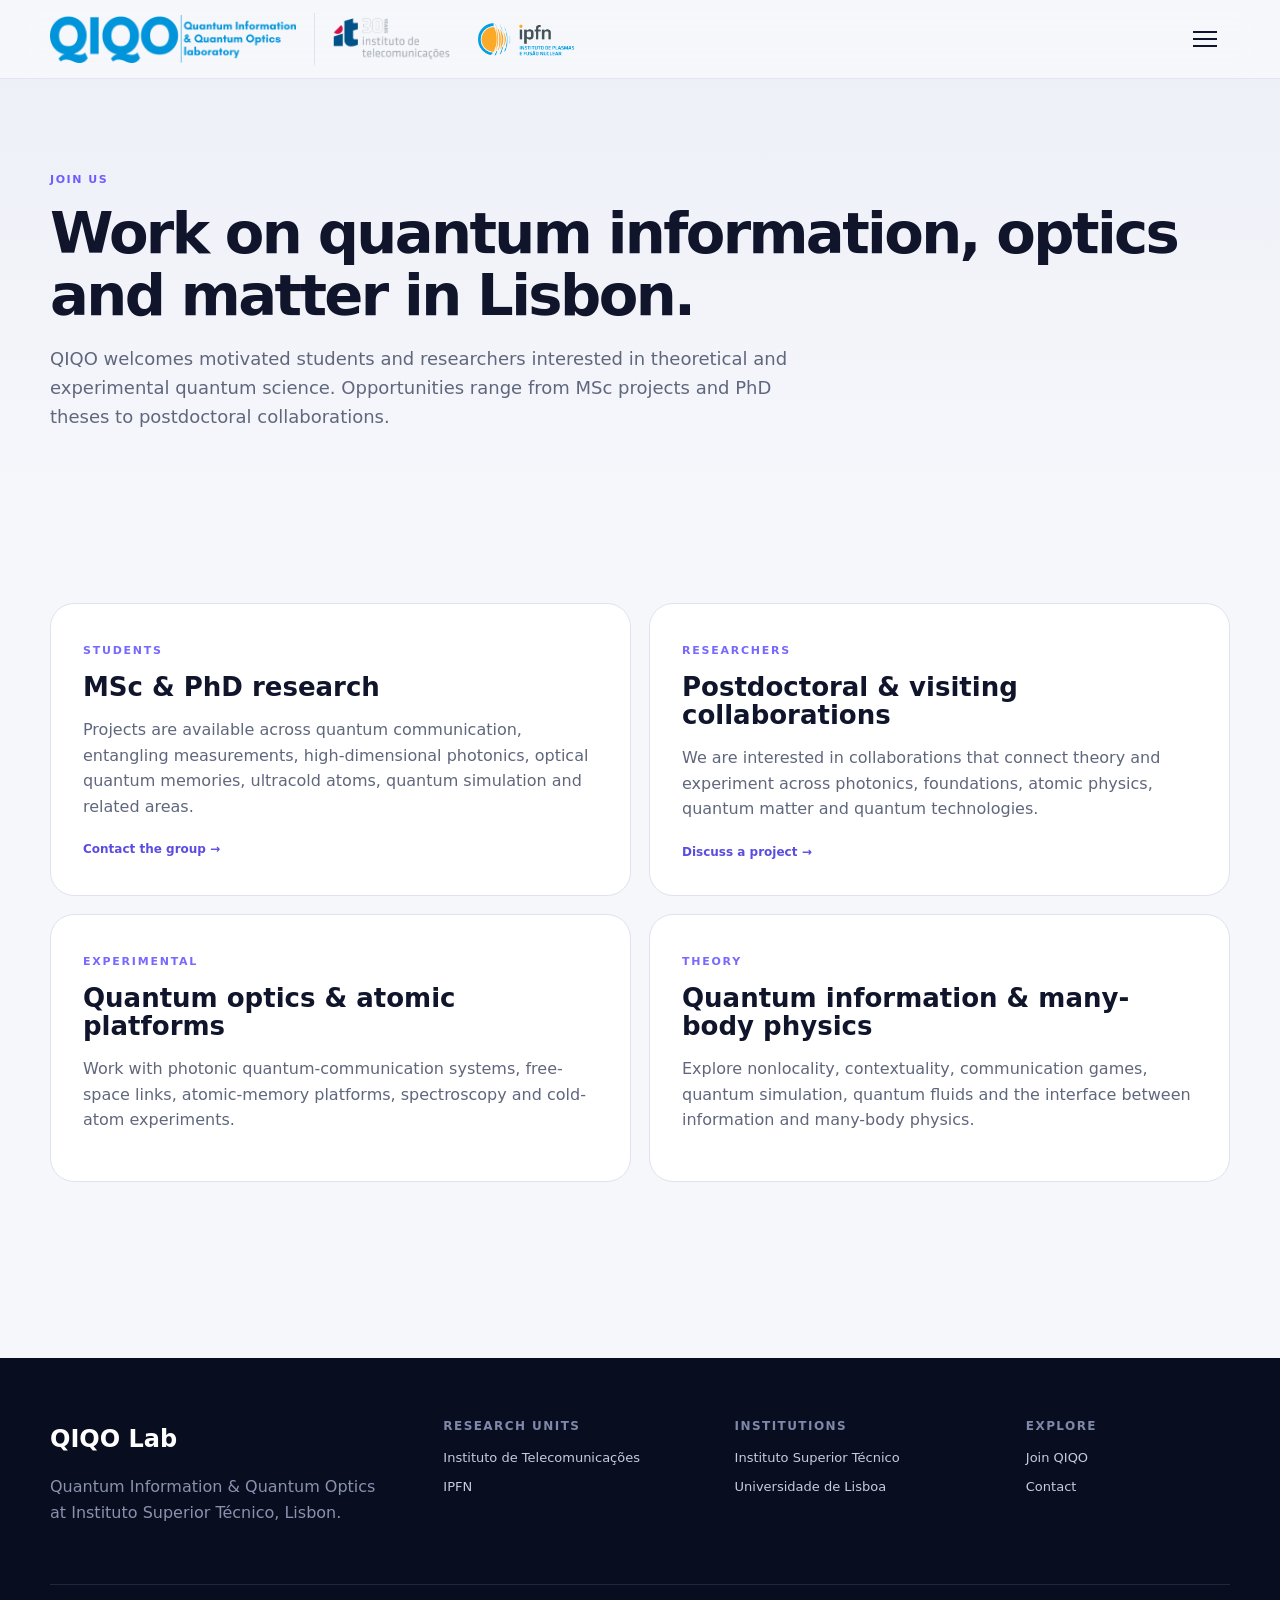
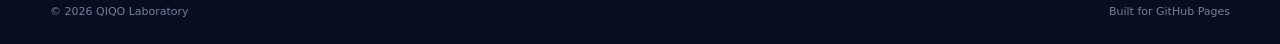
<file: opportunities.html>
<!DOCTYPE html>

<html lang="en">
<head>
<meta charset="utf-8"/>
<meta content="width=device-width, initial-scale=1" name="viewport"/>
<title>Join QIQO | Quantum Research Opportunities in Lisbon</title>
<meta content="Explore student projects and research opportunities in quantum information, optics and technologies at QIQO, Instituto Superior Técnico, Lisbon." name="description"/>
<meta content="#0b1026" name="theme-color"/>
<link href="assets/img/favicon.svg" rel="icon" type="image/svg+xml"/>
<link href="assets/css/site.css" rel="stylesheet"/>
<script defer="" src="assets/js/data.js"></script>
<script defer="" src="assets/js/site.js"></script>
<link href="https://qiqo-lab.github.io/opportunities.html" rel="canonical"/><meta content="website" property="og:type"/><meta content="QIQO Lab" property="og:site_name"/><meta content="Join QIQO | Quantum Research Opportunities in Lisbon" property="og:title"/><meta content="Explore student projects and research opportunities in quantum information, optics and technologies at QIQO, Instituto Superior Técnico, Lisbon." property="og:description"/><meta content="https://qiqo-lab.github.io/opportunities.html" property="og:url"/><meta content="en_GB" property="og:locale"/><meta content="https://qiqo-lab.github.io/assets/img/logo/qiqo-logo-2.png" property="og:image"/><meta content="QIQO — Quantum Information and Quantum Optics Laboratory" property="og:image:alt"/><meta content="summary" name="twitter:card"/><meta content="Join QIQO | Quantum Research Opportunities in Lisbon" name="twitter:title"/><meta content="Explore student projects and research opportunities in quantum information, optics and technologies at QIQO, Instituto Superior Técnico, Lisbon." name="twitter:description"/><meta content="https://qiqo-lab.github.io/assets/img/logo/qiqo-logo-2.png" name="twitter:image"/><script data-qiqo-schema="" type="application/ld+json">{"@context": "https://schema.org", "@type": "WebPage", "@id": "https://qiqo-lab.github.io/opportunities.html#webpage", "url": "https://qiqo-lab.github.io/opportunities.html", "name": "Join QIQO | Quantum Research Opportunities in Lisbon", "description": "Explore student projects and research opportunities in quantum information, optics and technologies at QIQO, Instituto Superior Técnico, Lisbon.", "isPartOf": {"@id": "https://qiqo-lab.github.io/#website"}, "about": {"@id": "https://qiqo-lab.github.io/#organization"}, "inLanguage": "en"}</script><noscript><style>.reveal{opacity:1;transform:none}.nav-toggle{display:none}.nav-wrap{height:auto;min-height:78px;flex-wrap:wrap;padding-block:12px}.main-nav{display:flex;position:static;flex-wrap:wrap;flex-direction:row;width:100%;box-shadow:none}</style></noscript></head>
<body data-page="opportunities">
<div data-site-header=""><header class="site-header"><div class="shell nav-wrap"><div class="header-logos"><a aria-label="QIQO home" class="brand" href="index.html"><img alt="QIQO Laboratory logo" class="brand-logo" src="assets/img/logo/qiqo-logo-2.png"/></a><div aria-label="Partner institutions" class="partner-logos"><a aria-label="Instituto de Telecomunicações" class="partner-logo partner-logo-it" href="https://www.it.pt/"><img alt="Instituto de Telecomunicações" height="188" src="assets/img/logo/it-logo.png" width="525"/></a><a aria-label="Instituto de Plasmas e Fusão Nuclear" class="partner-logo partner-logo-ipfn" href="https://www.ipfn.tecnico.ulisboa.pt/"><img alt="Instituto de Plasmas e Fusão Nuclear" height="179" src="assets/img/logo/ipfn-logo.png" width="428"/></a></div></div><button aria-expanded="false" aria-label="Toggle navigation" class="nav-toggle"><span></span><span></span><span></span></button><nav aria-label="Primary navigation" class="main-nav"><a href="index.html">Home</a><a href="research.html">Research</a><a href="people.html">People</a><a href="publications.html">Publications</a><a href="projects.html">Projects</a><a href="facilities.html">Facilities</a><a href="news.html">News</a><a class="active" href="opportunities.html">Join us</a><a href="contact.html">Contact</a></nav></div></header></div>
<main><section class="page-hero"><div class="shell"><div class="breadcrumb">Join us</div><h1>Work on quantum information, optics and matter in Lisbon.</h1><p>QIQO welcomes motivated students and researchers interested in theoretical and experimental quantum science. Opportunities range from MSc projects and PhD theses to postdoctoral collaborations.</p></div></section><section class="section"><div class="shell opportunity-grid"><article class="opportunity"><span class="eyebrow">Students</span><h3>MSc &amp; PhD research</h3><p>Projects are available across quantum communication, entangling measurements, high-dimensional photonics, optical quantum memories, ultracold atoms, quantum simulation and related areas.</p><a class="text-link" href="contact.html">Contact the group →</a></article><article class="opportunity"><span class="eyebrow">Researchers</span><h3>Postdoctoral &amp; visiting collaborations</h3><p>We are interested in collaborations that connect theory and experiment across photonics, foundations, atomic physics, quantum matter and quantum technologies.</p><a class="text-link" href="contact.html">Discuss a project →</a></article><article class="opportunity"><span class="eyebrow">Experimental</span><h3>Quantum optics &amp; atomic platforms</h3><p>Work with photonic quantum-communication systems, free-space links, atomic-memory platforms, spectroscopy and cold-atom experiments.</p></article><article class="opportunity"><span class="eyebrow">Theory</span><h3>Quantum information &amp; many-body physics</h3><p>Explore nonlocality, contextuality, communication games, quantum simulation, quantum fluids and the interface between information and many-body physics.</p></article></div></section></main>
<div data-site-footer=""></div>
</body>
</html>
</file>
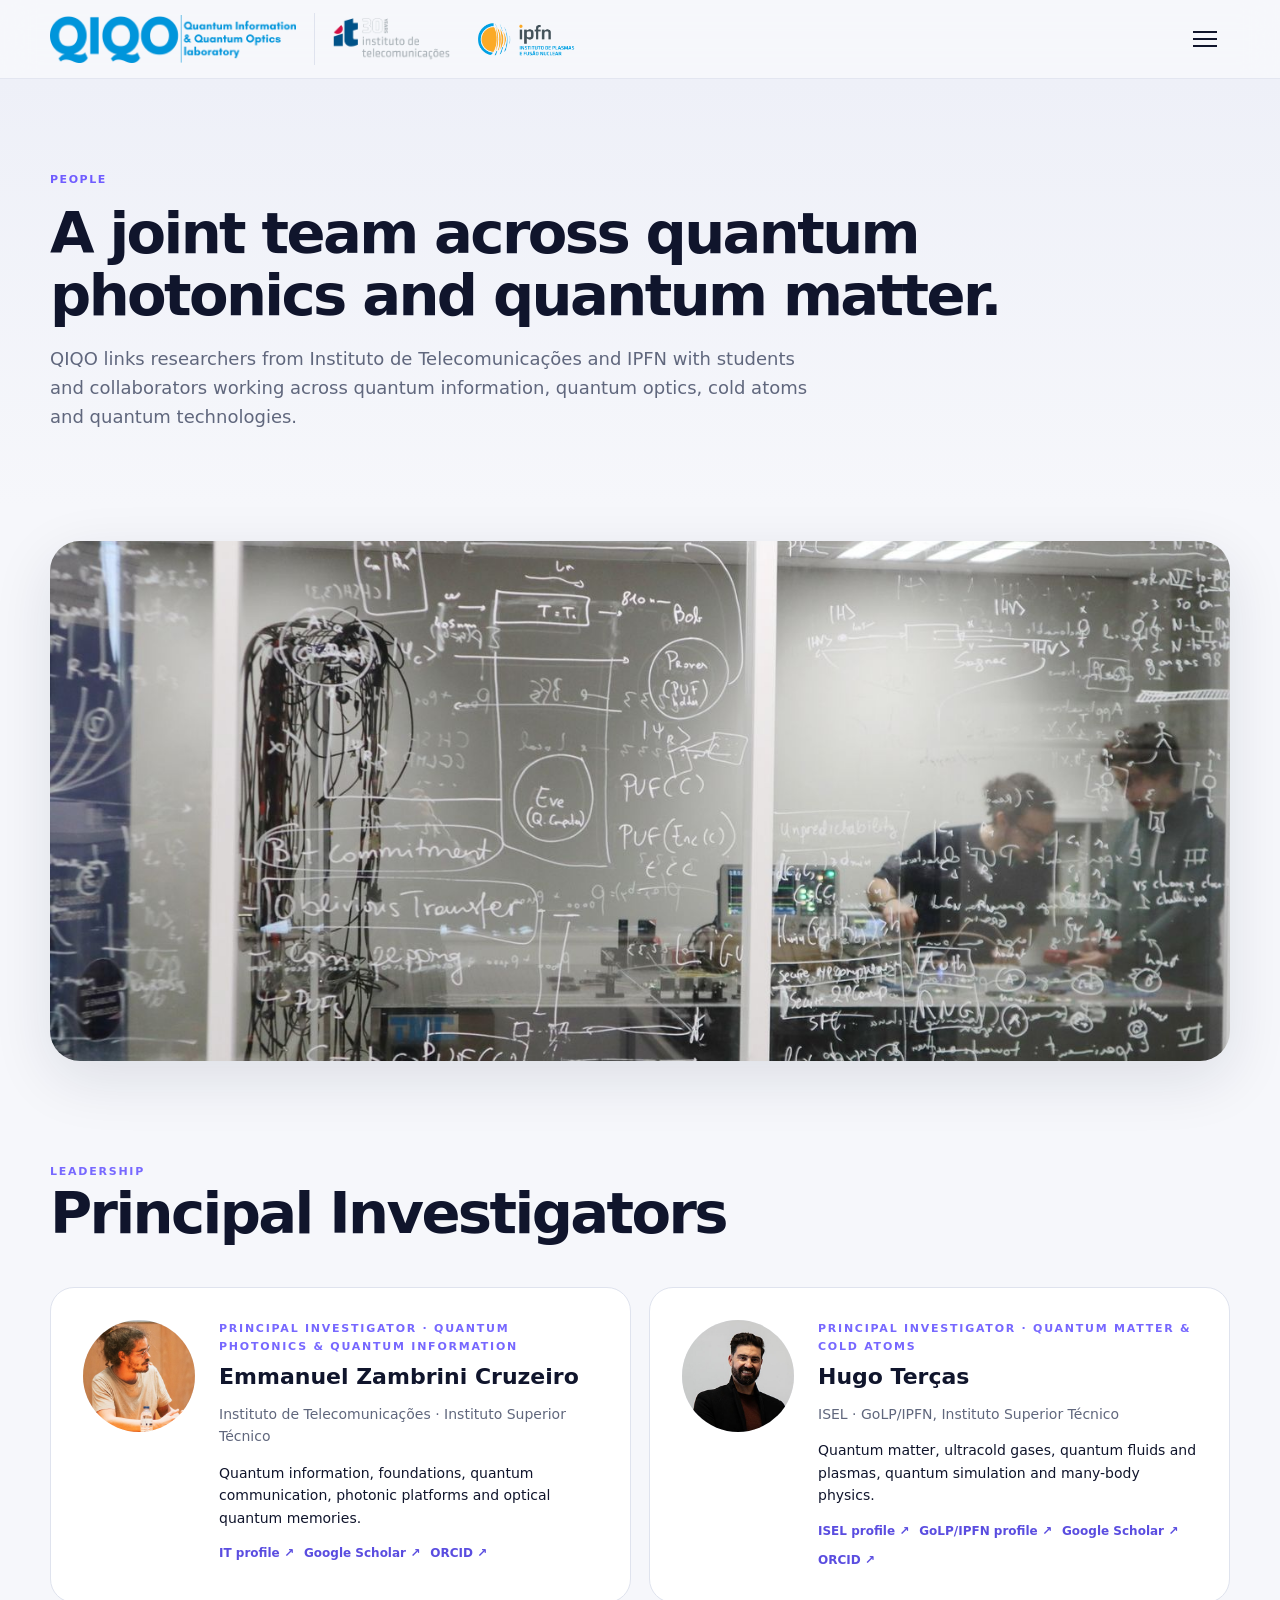
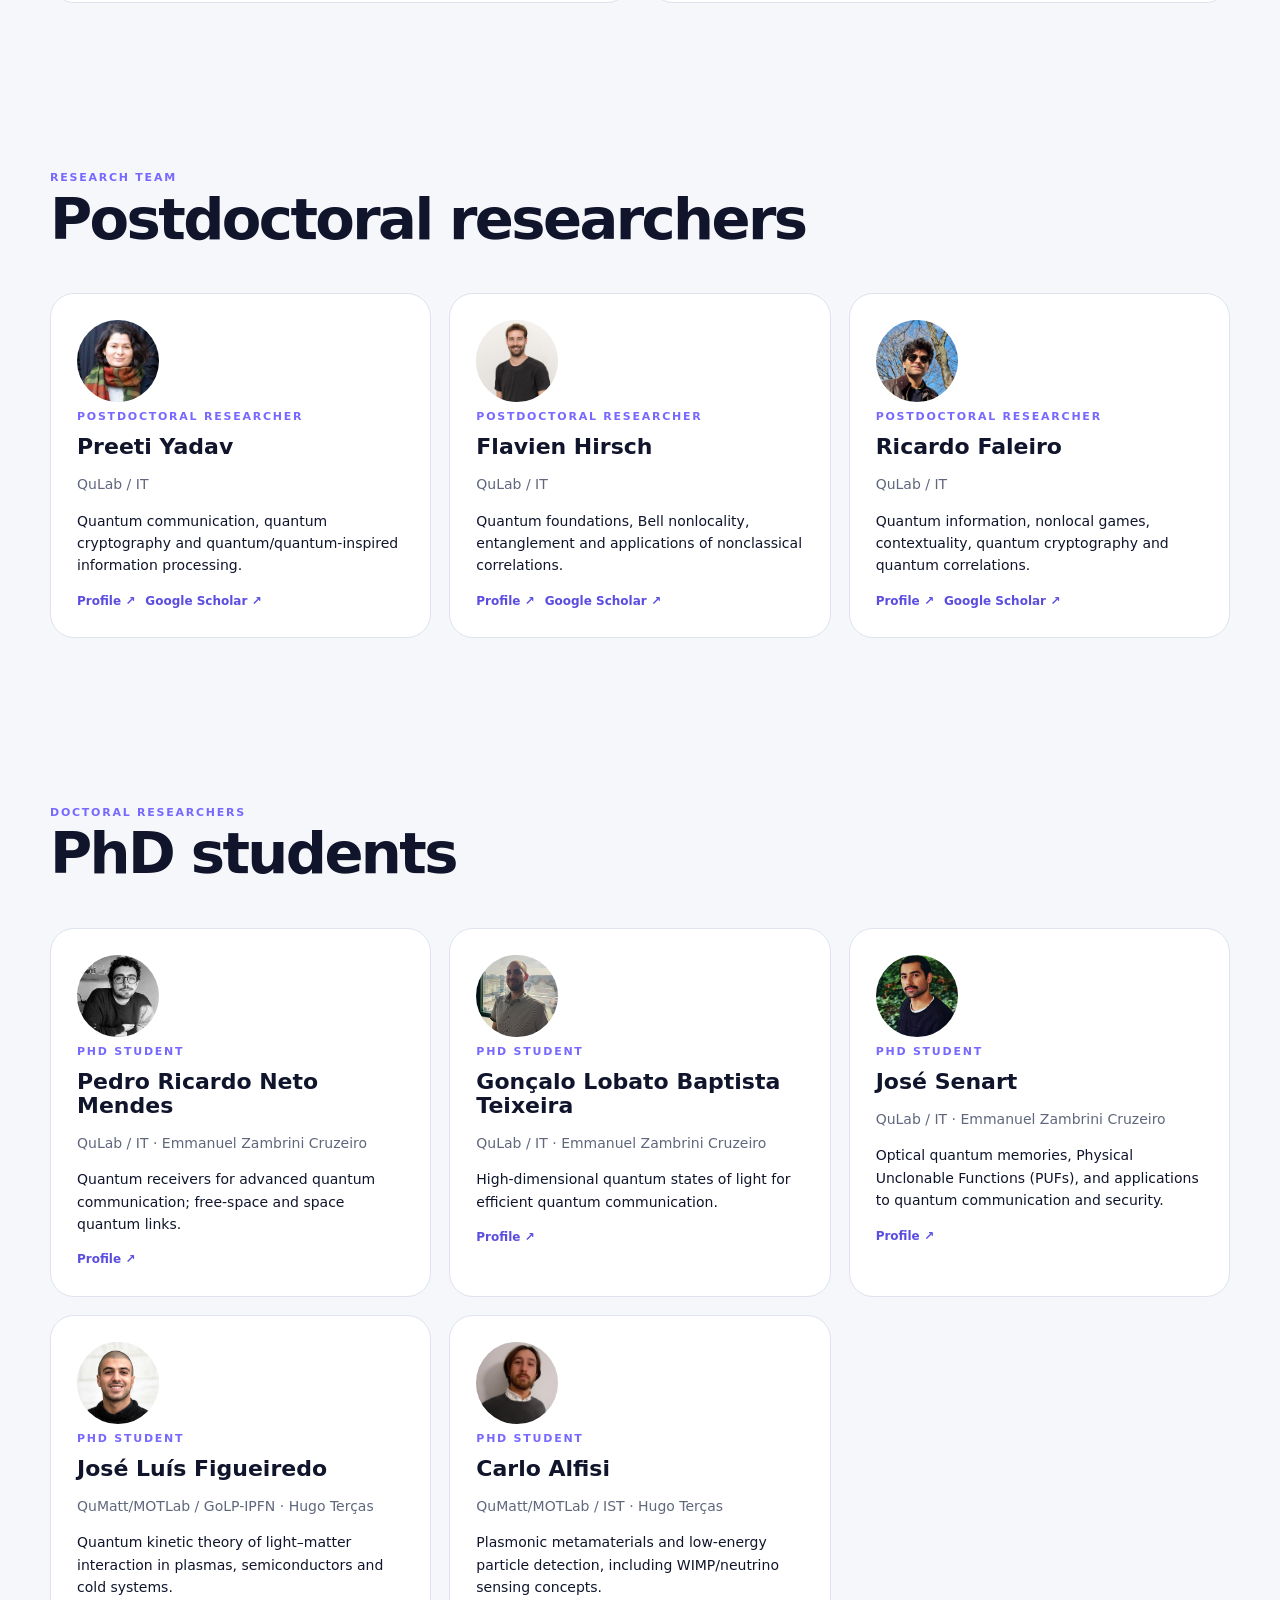
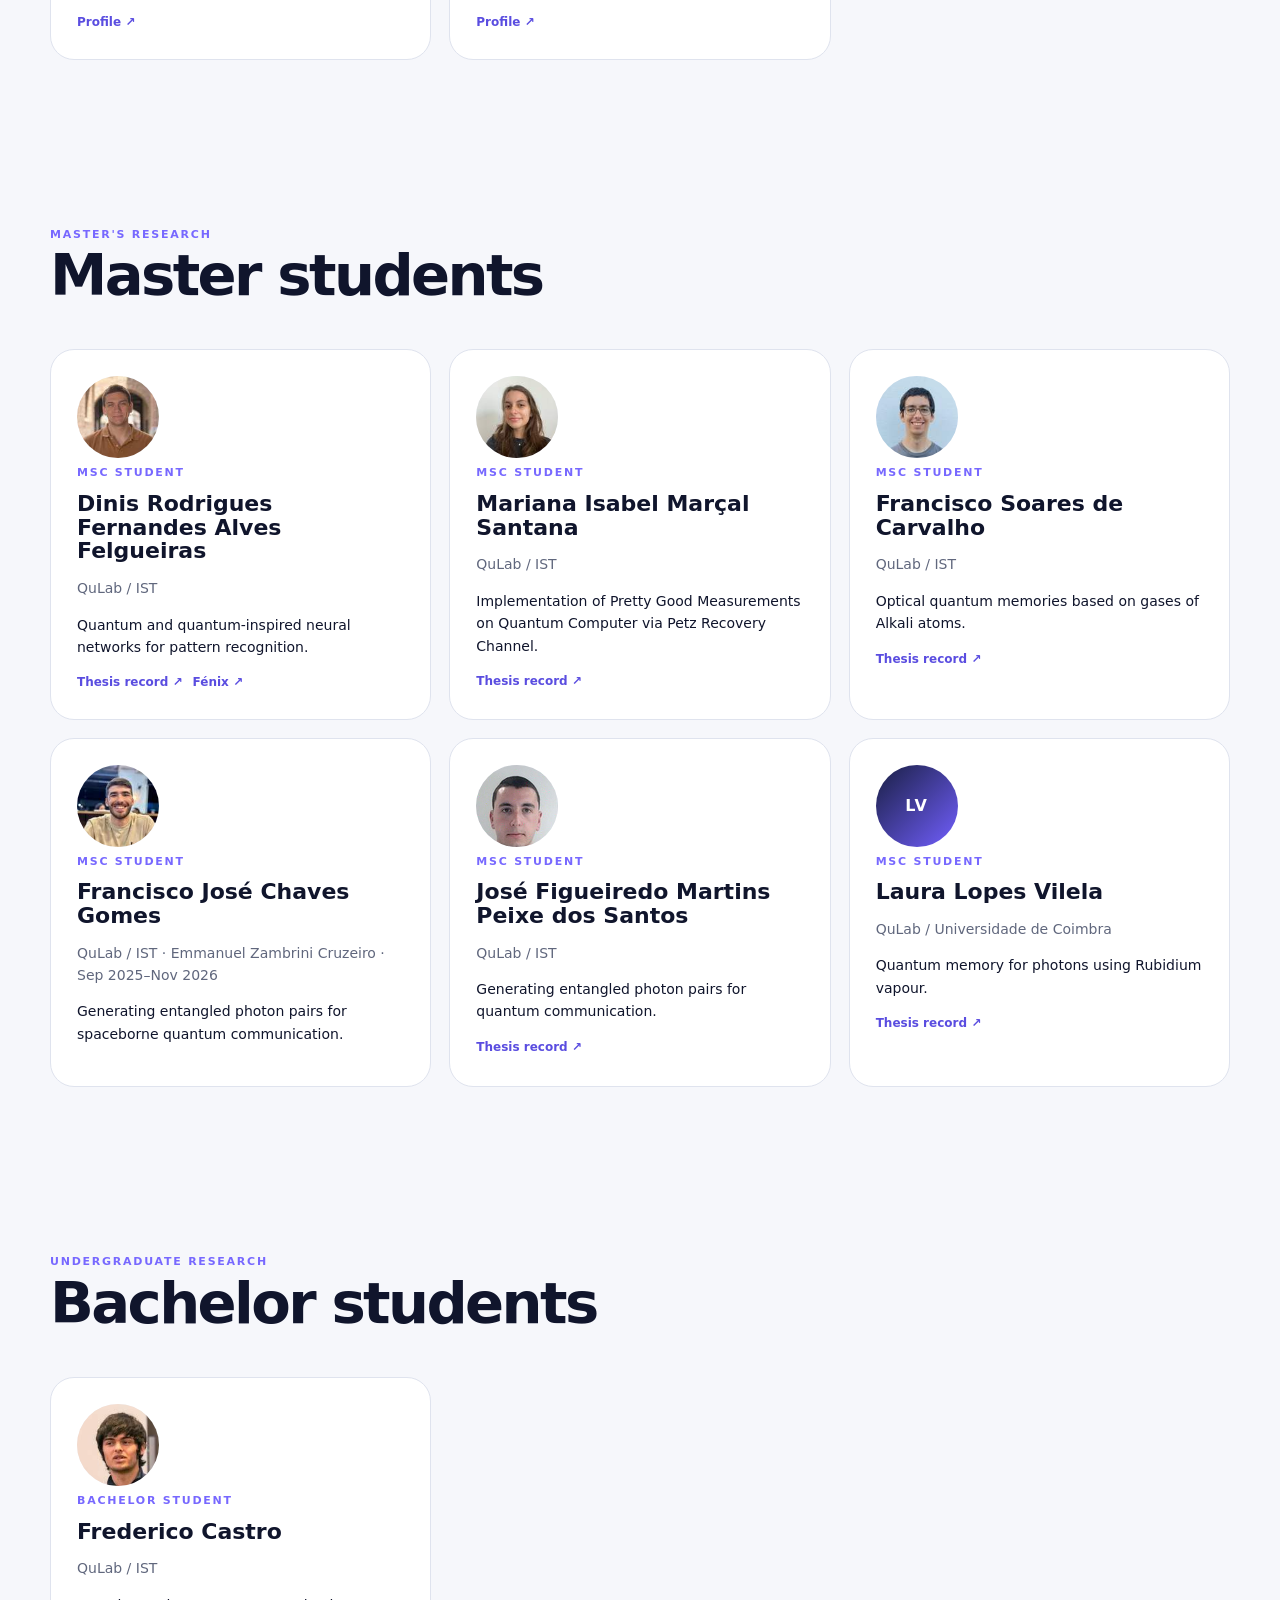
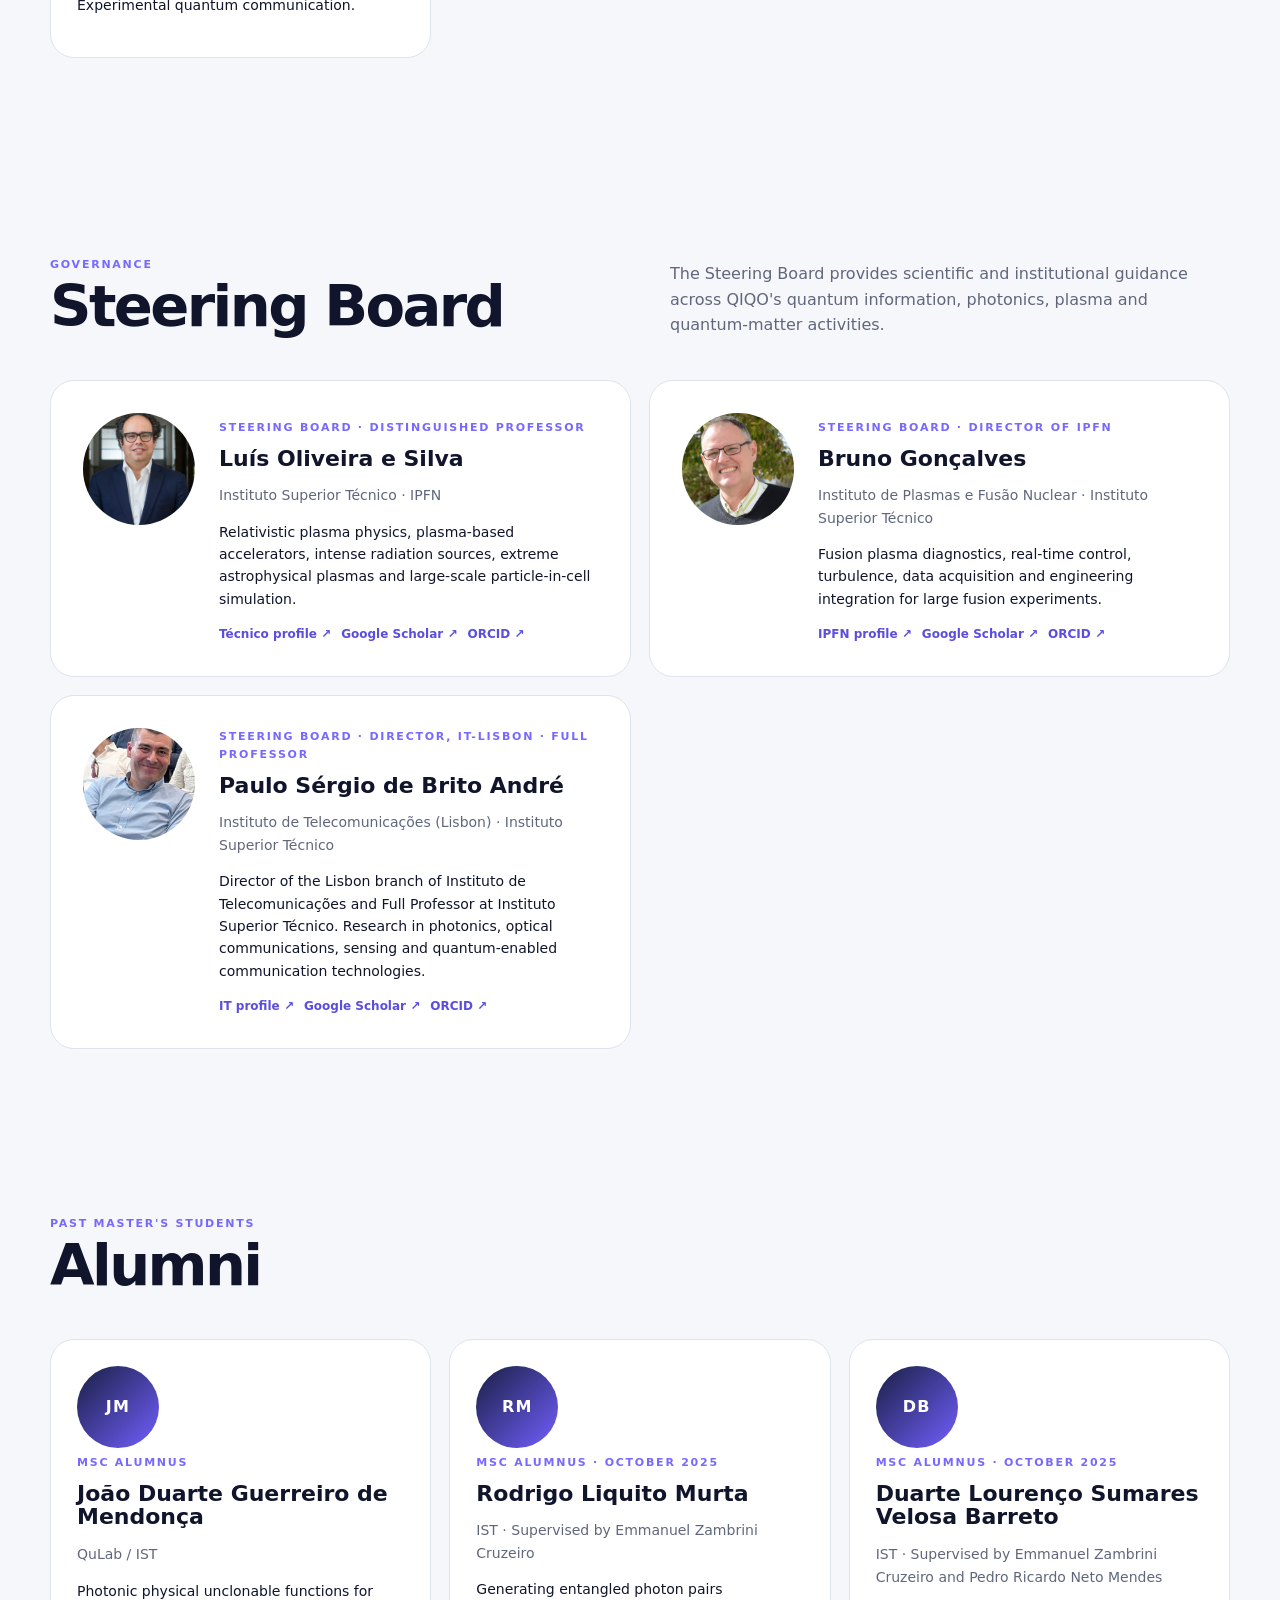
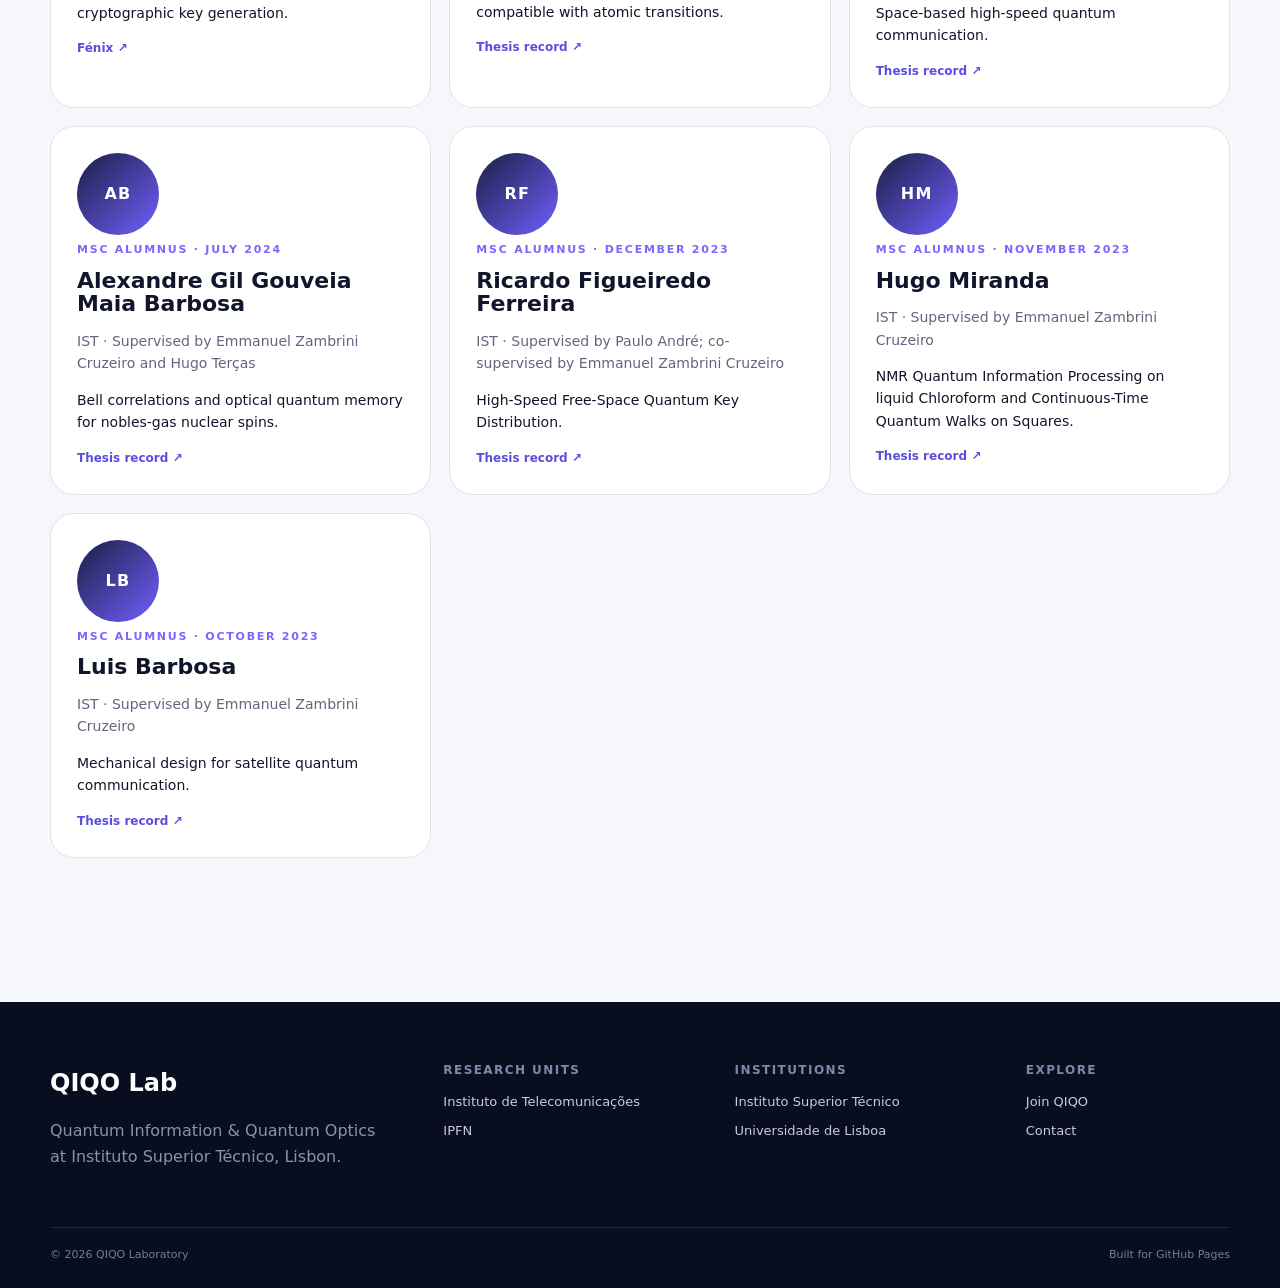
<file: people.html>
<!DOCTYPE html>

<html lang="en"><head><meta charset="utf-8"/><meta content="width=device-width, initial-scale=1" name="viewport"/><title>People | QIQO Lab — Quantum Information &amp; Quantum Optics</title><meta content="Meet QIQO researchers and students working across IT and IPFN at Instituto Superior Técnico, Lisbon." name="description"/><meta content="#0b1026" name="theme-color"/><link href="assets/img/favicon.svg" rel="icon" type="image/svg+xml"/><link href="assets/css/site.css" rel="stylesheet"/><script defer="" src="assets/js/data.js"></script><script defer="" src="assets/js/people-data.js?v=a7d674ddd0bb"></script><script defer="" src="assets/js/site.js?v=50e44aadd645"></script><link href="https://qiqo-lab.github.io/people.html" rel="canonical"/><meta content="website" property="og:type"/><meta content="QIQO Lab" property="og:site_name"/><meta content="People | QIQO Lab — Quantum Information &amp; Quantum Optics" property="og:title"/><meta content="Meet QIQO researchers and students working across IT and IPFN at Instituto Superior Técnico, Lisbon." property="og:description"/><meta content="https://qiqo-lab.github.io/people.html" property="og:url"/><meta content="en_GB" property="og:locale"/><meta content="https://qiqo-lab.github.io/assets/img/logo/qiqo-logo-2.png" property="og:image"/><meta content="QIQO — Quantum Information and Quantum Optics Laboratory" property="og:image:alt"/><meta content="summary" name="twitter:card"/><meta content="People | QIQO Lab — Quantum Information &amp; Quantum Optics" name="twitter:title"/><meta content="Meet QIQO researchers and students working across IT and IPFN at Instituto Superior Técnico, Lisbon." name="twitter:description"/><meta content="https://qiqo-lab.github.io/assets/img/logo/qiqo-logo-2.png" name="twitter:image"/><script data-qiqo-schema="" type="application/ld+json">{"@context": "https://schema.org", "@type": "CollectionPage", "@id": "https://qiqo-lab.github.io/people.html#webpage", "url": "https://qiqo-lab.github.io/people.html", "name": "People | QIQO Lab — Quantum Information & Quantum Optics", "description": "Meet QIQO researchers and students working across IT and IPFN at Instituto Superior Técnico, Lisbon.", "isPartOf": {"@id": "https://qiqo-lab.github.io/#website"}, "about": {"@id": "https://qiqo-lab.github.io/#organization"}, "inLanguage": "en"}</script><noscript><style>.reveal{opacity:1;transform:none}.nav-toggle{display:none}.nav-wrap{height:auto;min-height:78px;flex-wrap:wrap;padding-block:12px}.main-nav{display:flex;position:static;flex-wrap:wrap;flex-direction:row;width:100%;box-shadow:none}</style></noscript></head><body data-page="people"><div data-site-header=""><header class="site-header"><div class="shell nav-wrap"><div class="header-logos"><a aria-label="QIQO home" class="brand" href="index.html"><img alt="QIQO Laboratory logo" class="brand-logo" src="assets/img/logo/qiqo-logo-2.png"/></a><div aria-label="Partner institutions" class="partner-logos"><a aria-label="Instituto de Telecomunicações" class="partner-logo partner-logo-it" href="https://www.it.pt/"><img alt="Instituto de Telecomunicações" height="188" src="assets/img/logo/it-logo.png" width="525"/></a><a aria-label="Instituto de Plasmas e Fusão Nuclear" class="partner-logo partner-logo-ipfn" href="https://www.ipfn.tecnico.ulisboa.pt/"><img alt="Instituto de Plasmas e Fusão Nuclear" height="179" src="assets/img/logo/ipfn-logo.png" width="428"/></a></div></div><button aria-expanded="false" aria-label="Toggle navigation" class="nav-toggle"><span></span><span></span><span></span></button><nav aria-label="Primary navigation" class="main-nav"><a href="index.html">Home</a><a href="research.html">Research</a><a class="active" href="people.html">People</a><a href="publications.html">Publications</a><a href="projects.html">Projects</a><a href="facilities.html">Facilities</a><a href="news.html">News</a><a href="opportunities.html">Join us</a><a href="contact.html">Contact</a></nav></div></header></div><main>
<section class="page-hero"><div class="shell"><div class="breadcrumb">People</div><h1>A joint team across quantum photonics and quantum matter.</h1><p>QIQO links researchers from Instituto de Telecomunicações and IPFN with students and collaborators working across quantum information, quantum optics, cold atoms and quantum technologies.</p></div></section>
<section class="people-banner shell"><img alt="QIQO researchers working in a quantum optics laboratory" src="assets/img/people/people-banner.jpg"/></section>
<section class="section"><div class="shell"><div class="section-head"><div><span class="eyebrow">Leadership</span><h2>Principal Investigators</h2></div></div><div class="people-grid leads" data-leadership=""><article class="person-card person-card-large"><img alt="Emmanuel Zambrini Cruzeiro" class="avatar avatar-photo" loading="lazy" src="assets/img/people/emmanuel.jpg"/><div class="person-copy"><span class="eyebrow">Principal Investigator · Quantum Photonics &amp; Quantum Information</span><h3>Emmanuel Zambrini Cruzeiro</h3><p class="muted">Instituto de Telecomunicações · Instituto Superior Técnico</p><p>Quantum information, foundations, quantum communication, photonic platforms and optical quantum memories.</p><div class="mini-links"><a class="mini-link" href="https://www.it.pt/Members/Index/34614" rel="noreferrer" target="_blank">IT profile ↗</a><a class="mini-link" href="https://scholar.google.com/citations?hl=en&amp;user=PnzCrFIAAAAJ" rel="noreferrer" target="_blank">Google Scholar ↗</a><a class="mini-link" href="https://orcid.org/0000-0003-3418-9131" rel="noreferrer" target="_blank">ORCID ↗</a></div></div></article><article class="person-card person-card-large"><img alt="Hugo Terças" class="avatar avatar-photo" loading="lazy" src="assets/img/people/hugo.jpg"/><div class="person-copy"><span class="eyebrow">Principal Investigator · Quantum Matter &amp; Cold Atoms</span><h3>Hugo Terças</h3><p class="muted">ISEL · GoLP/IPFN, Instituto Superior Técnico</p><p>Quantum matter, ultracold gases, quantum fluids and plasmas, quantum simulation and many-body physics.</p><div class="mini-links"><a class="mini-link" href="https://www.isel.pt/docente/hugo-fernando-santos-tercas" rel="noreferrer" target="_blank">ISEL profile ↗</a><a class="mini-link" href="https://plasmas.tecnico.ulisboa.pt/faculty/members" rel="noreferrer" target="_blank">GoLP/IPFN profile ↗</a><a class="mini-link" href="https://scholar.google.com/citations?user=nmLAqloAAAAJ" rel="noreferrer" target="_blank">Google Scholar ↗</a><a class="mini-link" href="https://orcid.org/0000-0003-2826-4377" rel="noreferrer" target="_blank">ORCID ↗</a></div></div></article></div></div></section>
<section class="section-tight"><div class="shell"><div class="section-head"><div><span class="eyebrow">Research team</span><h2>Postdoctoral researchers</h2></div></div><div class="people-grid" data-postdocs=""><article class="person-card"><img alt="Preeti Yadav" class="avatar avatar-photo" loading="lazy" src="assets/img/people/preeti-yadav.jpg"/><div class="person-copy"><span class="eyebrow">Postdoctoral Researcher</span><h3>Preeti Yadav</h3><p class="muted">QuLab / IT</p><p>Quantum communication, quantum cryptography and quantum/quantum-inspired information processing.</p><div class="mini-links"><a class="mini-link" href="https://www.it.pt/Members/Index/43827" rel="noreferrer" target="_blank">Profile ↗</a><a class="mini-link" href="https://scholar.google.com/citations?view_op=search_authors&amp;mauthors=Preeti+Yadav&amp;hl=en&amp;oi=ao" rel="noreferrer" target="_blank">Google Scholar ↗</a></div></div></article><article class="person-card"><img alt="Flavien Hirsch" class="avatar avatar-photo" loading="lazy" src="assets/img/people/flavien-hirsch.jpg"/><div class="person-copy"><span class="eyebrow">Postdoctoral Researcher</span><h3>Flavien Hirsch</h3><p class="muted">QuLab / IT</p><p>Quantum foundations, Bell nonlocality, entanglement and applications of nonclassical correlations.</p><div class="mini-links"><a class="mini-link" href="https://www.it.pt/Groups/Members/70" rel="noreferrer" target="_blank">Profile ↗</a><a class="mini-link" href="https://scholar.google.com/citations?view_op=search_authors&amp;mauthors=Flavien+Hirsch&amp;hl=en&amp;oi=ao" rel="noreferrer" target="_blank">Google Scholar ↗</a></div></div></article><article class="person-card"><img alt="Ricardo Faleiro" class="avatar avatar-photo" loading="lazy" src="assets/img/people/ricardo-faleiro.jpg"/><div class="person-copy"><span class="eyebrow">Postdoctoral Researcher</span><h3>Ricardo Faleiro</h3><p class="muted">QuLab / IT</p><p>Quantum information, nonlocal games, contextuality, quantum cryptography and quantum correlations.</p><div class="mini-links"><a class="mini-link" href="https://www.it.pt/Members/Index/27876" rel="noreferrer" target="_blank">Profile ↗</a><a class="mini-link" href="https://scholar.google.com/citations?view_op=search_authors&amp;mauthors=Ricardo+Faleiro&amp;hl=en&amp;oi=ao" rel="noreferrer" target="_blank">Google Scholar ↗</a></div></div></article></div></div></section>
<section class="section"><div class="shell"><div class="section-head"><div><span class="eyebrow">Doctoral researchers</span><h2>PhD students</h2></div></div><div class="people-grid" data-phd-students=""><article class="person-card"><img alt="Pedro Ricardo Neto Mendes" class="avatar avatar-photo" loading="lazy" src="assets/img/people/pedro-mendes.jpg"/><div class="person-copy"><span class="eyebrow">PhD Student</span><h3>Pedro Ricardo Neto Mendes</h3><p class="muted">QuLab / IT · Emmanuel Zambrini Cruzeiro</p><p>Quantum receivers for advanced quantum communication; free-space and space quantum links.</p><div class="mini-links"><a class="mini-link" href="https://www.it.pt/Members/Index/36861" rel="noreferrer" target="_blank">Profile ↗</a></div></div></article><article class="person-card"><img alt="Gonçalo Lobato Baptista Teixeira" class="avatar avatar-photo" loading="lazy" src="assets/img/people/goncalo-teixeira.jpg"/><div class="person-copy"><span class="eyebrow">PhD Student</span><h3>Gonçalo Lobato Baptista Teixeira</h3><p class="muted">QuLab / IT · Emmanuel Zambrini Cruzeiro</p><p>High-dimensional quantum states of light for efficient quantum communication.</p><div class="mini-links"><a class="mini-link" href="https://www.it.pt/Members/Index/39955" rel="noreferrer" target="_blank">Profile ↗</a></div></div></article><article class="person-card"><img alt="José Senart" class="avatar avatar-photo" loading="lazy" src="assets/img/people/jose-senart.jpg"/><div class="person-copy"><span class="eyebrow">PhD Student</span><h3>José Senart</h3><p class="muted">QuLab / IT · Emmanuel Zambrini Cruzeiro</p><p>Optical quantum memories, Physical Unclonable Functions (PUFs), and applications to quantum communication and security.</p><div class="mini-links"><a class="mini-link" href="https://www.it.pt/Members/Index/39976" rel="noreferrer" target="_blank">Profile ↗</a></div></div></article><article class="person-card"><img alt="José Luís Figueiredo" class="avatar avatar-photo" loading="lazy" src="assets/img/people/jose-luis-figueiredo.jpg"/><div class="person-copy"><span class="eyebrow">PhD Student</span><h3>José Luís Figueiredo</h3><p class="muted">QuMatt/MOTLab / GoLP-IPFN · Hugo Terças</p><p>Quantum kinetic theory of light–matter interaction in plasmas, semiconductors and cold systems.</p><div class="mini-links"><a class="mini-link" href="https://www.ipfn.tecnico.ulisboa.pt/APPLAuSE/students.php?year=2021" rel="noreferrer" target="_blank">Profile ↗</a></div></div></article><article class="person-card"><img alt="Carlo Alfisi" class="avatar avatar-photo" loading="lazy" src="assets/img/people/carlo-alfisi.jpg"/><div class="person-copy"><span class="eyebrow">PhD Student</span><h3>Carlo Alfisi</h3><p class="muted">QuMatt/MOTLab / IST · Hugo Terças</p><p>Plasmonic metamaterials and low-energy particle detection, including WIMP/neutrino sensing concepts.</p><div class="mini-links"><a class="mini-link" href="https://plasmas.tecnico.ulisboa.pt/research?page=3" rel="noreferrer" target="_blank">Profile ↗</a></div></div></article></div></div></section>
<section class="section-tight"><div class="shell"><div class="section-head"><div><span class="eyebrow">Master's research</span><h2>Master students</h2></div></div><div class="people-grid" data-master-students=""><article class="person-card"><img alt="Dinis Rodrigues Fernandes Alves Felgueiras" class="avatar avatar-photo" loading="lazy" src="assets/img/people/dinis-felgueiras.jpg"/><div class="person-copy"><span class="eyebrow">MSc Student</span><h3>Dinis Rodrigues Fernandes Alves Felgueiras</h3><p class="muted">QuLab / IST</p><p>Quantum and quantum-inspired neural networks for pattern recognition.</p><div class="mini-links"><a class="mini-link" href="https://www.it.pt/Supervisions/Supervision/19492" rel="noreferrer" target="_blank">Thesis record ↗</a><a class="mini-link" href="https://fenix.tecnico.ulisboa.pt/cursos/meec21/dissertacao/3098578385896091" rel="noreferrer" target="_blank">Fénix ↗</a></div></div></article><article class="person-card"><img alt="Mariana Isabel Marçal Santana" class="avatar avatar-photo" loading="lazy" src="assets/img/people/mariana-santana.jpg"/><div class="person-copy"><span class="eyebrow">MSc Student</span><h3>Mariana Isabel Marçal Santana</h3><p class="muted">QuLab / IST</p><p>Implementation of Pretty Good Measurements on Quantum Computer via Petz Recovery Channel.</p><div class="mini-links"><a class="mini-link" href="https://www.it.pt/Supervisions/Supervision/19814" rel="noreferrer" target="_blank">Thesis record ↗</a></div></div></article><article class="person-card"><img alt="Francisco Soares de Carvalho" class="avatar avatar-photo" loading="lazy" src="assets/img/people/francisco-carvalho.jpg"/><div class="person-copy"><span class="eyebrow">MSc Student</span><h3>Francisco Soares de Carvalho</h3><p class="muted">QuLab / IST</p><p>Optical quantum memories based on gases of Alkali atoms.</p><div class="mini-links"><a class="mini-link" href="https://www.it.pt/Supervisions/Supervision/19808" rel="noreferrer" target="_blank">Thesis record ↗</a></div></div></article><article class="person-card"><img alt="Francisco José Chaves Gomes" class="avatar avatar-photo" loading="lazy" src="assets/img/people/francisco-chaves-gomes.jpg"/><div class="person-copy"><span class="eyebrow">MSc Student</span><h3>Francisco José Chaves Gomes</h3><p class="muted">QuLab / IST · Emmanuel Zambrini Cruzeiro · Sep 2025–Nov 2026</p><p>Generating entangled photon pairs for spaceborne quantum communication.</p><div class="mini-links"></div></div></article><article class="person-card"><img alt="José Figueiredo Martins Peixe dos Santos" class="avatar avatar-photo" loading="lazy" src="assets/img/people/jose-peixe-real.jpg"/><div class="person-copy"><span class="eyebrow">MSc Student</span><h3>José Figueiredo Martins Peixe dos Santos</h3><p class="muted">QuLab / IST</p><p>Generating entangled photon pairs for quantum communication.</p><div class="mini-links"><a class="mini-link" href="https://www.it.pt/Supervisions/Supervision/19815" rel="noreferrer" target="_blank">Thesis record ↗</a></div></div></article><article class="person-card"><div aria-hidden="true" class="avatar">LV</div><div class="person-copy"><span class="eyebrow">MSc Student</span><h3>Laura Lopes Vilela</h3><p class="muted">QuLab / Universidade de Coimbra</p><p>Quantum memory for photons using Rubidium vapour.</p><div class="mini-links"><a class="mini-link" href="https://www.it.pt/Supervisions/Supervision/19835" rel="noreferrer" target="_blank">Thesis record ↗</a></div></div></article></div></div></section>
<section class="section"><div class="shell"><div class="section-head"><div><span class="eyebrow">Undergraduate research</span><h2>Bachelor students</h2></div></div><div class="people-grid" data-bachelor-students=""><article class="person-card"><img alt="Frederico Castro" class="avatar avatar-photo" loading="lazy" src="[data-uri]"/><div class="person-copy"><span class="eyebrow">Bachelor Student</span><h3>Frederico Castro</h3><p class="muted">QuLab / IST</p><p>Experimental quantum communication.</p><div class="mini-links"></div></div></article></div></div></section>
<section class="section"><div class="shell"><div class="section-head"><div><span class="eyebrow">Governance</span><h2>Steering Board</h2></div><p>The Steering Board provides scientific and institutional guidance across QIQO's quantum information, photonics, plasma and quantum-matter activities.</p></div><div class="people-grid leads" data-steering=""><article class="person-card person-card-large"><img alt="Luís Oliveira e Silva" class="avatar avatar-photo" loading="lazy" src="assets/img/people/luis-oliveira-e-silva.jpg"/><div class="person-copy"><span class="eyebrow">Steering Board · Distinguished Professor</span><h3>Luís Oliveira e Silva</h3><p class="muted">Instituto Superior Técnico · IPFN</p><p>Relativistic plasma physics, plasma-based accelerators, intense radiation sources, extreme astrophysical plasmas and large-scale particle-in-cell simulation.</p><div class="mini-links"><a class="mini-link" href="https://plasmas.tecnico.ulisboa.pt/faculty/members" rel="noreferrer" target="_blank">Técnico profile ↗</a><a class="mini-link" href="https://scholar.google.com/citations?user=pYOj_aYAAAAJ" rel="noreferrer" target="_blank">Google Scholar ↗</a><a class="mini-link" href="https://orcid.org/0000-0003-2906-924X" rel="noreferrer" target="_blank">ORCID ↗</a></div></div></article><article class="person-card person-card-large"><img alt="Bruno Gonçalves" class="avatar avatar-photo" loading="lazy" src="assets/img/people/bruno-goncalves.jpg"/><div class="person-copy"><span class="eyebrow">Steering Board · Director of IPFN</span><h3>Bruno Gonçalves</h3><p class="muted">Instituto de Plasmas e Fusão Nuclear · Instituto Superior Técnico</p><p>Fusion plasma diagnostics, real-time control, turbulence, data acquisition and engineering integration for large fusion experiments.</p><div class="mini-links"><a class="mini-link" href="https://www.ipfn.tecnico.ulisboa.pt/resources/search-publications" rel="noreferrer" target="_blank">IPFN profile ↗</a><a class="mini-link" href="https://scholar.google.com/citations?user=xf6mITAAAAAJ" rel="noreferrer" target="_blank">Google Scholar ↗</a><a class="mini-link" href="https://orcid.org/0000-0003-0670-1214" rel="noreferrer" target="_blank">ORCID ↗</a></div></div></article><article class="person-card person-card-large"><img alt="Paulo Sérgio de Brito André" class="avatar avatar-photo" loading="lazy" src="assets/img/people/paulo-andre.jpg"/><div class="person-copy"><span class="eyebrow">Steering Board · Director, IT-Lisbon · Full Professor</span><h3>Paulo Sérgio de Brito André</h3><p class="muted">Instituto de Telecomunicações (Lisbon) · Instituto Superior Técnico</p><p>Director of the Lisbon branch of Instituto de Telecomunicações and Full Professor at Instituto Superior Técnico. Research in photonics, optical communications, sensing and quantum-enabled communication technologies.</p><div class="mini-links"><a class="mini-link" href="https://www.it.pt/Members/Index/694" rel="noreferrer" target="_blank">IT profile ↗</a><a class="mini-link" href="https://scholar.google.com/citations?hl=en&amp;user=absctuEAAAAJ" rel="noreferrer" target="_blank">Google Scholar ↗</a><a class="mini-link" href="https://orcid.org/0000-0002-6276-4976" rel="noreferrer" target="_blank">ORCID ↗</a></div></div></article></div></div></section>
<section aria-labelledby="alumni-heading" class="section-tight" id="alumni"><div class="shell"><div class="section-head"><div><span class="eyebrow">Past Master's students</span><h2 id="alumni-heading">Alumni</h2></div></div><div class="people-grid" data-alumni=""><article class="person-card"><div aria-hidden="true" class="avatar">JM</div><div class="person-copy"><span class="eyebrow">MSc alumnus</span><h3>João Duarte Guerreiro de Mendonça</h3><p class="muted">QuLab / IST</p><p>Photonic physical unclonable functions for cryptographic key generation.</p><div class="mini-links"><a class="mini-link" href="https://fenix.tecnico.ulisboa.pt/cursos/meec21/dissertacao/1409728525633485" rel="noreferrer" target="_blank">Fénix ↗</a></div></div></article><article class="person-card"><div aria-hidden="true" class="avatar">RM</div><div class="person-copy"><span class="eyebrow">MSc alumnus · October 2025</span><h3>Rodrigo Liquito Murta</h3><p class="muted">IST · Supervised by Emmanuel Zambrini Cruzeiro</p><p>Generating entangled photon pairs compatible with atomic transitions.</p><div class="mini-links"><a class="mini-link" href="https://www.it.pt/Supervisions/Supervision/19256" rel="noreferrer" target="_blank">Thesis record ↗</a></div></div></article><article class="person-card"><div aria-hidden="true" class="avatar">DB</div><div class="person-copy"><span class="eyebrow">MSc alumnus · October 2025</span><h3>Duarte Lourenço Sumares Velosa Barreto</h3><p class="muted">IST · Supervised by Emmanuel Zambrini Cruzeiro and Pedro Ricardo Neto Mendes</p><p>Space-based high-speed quantum communication.</p><div class="mini-links"><a class="mini-link" href="https://www.it.pt/Supervisions/Supervision/19253" rel="noreferrer" target="_blank">Thesis record ↗</a></div></div></article><article class="person-card"><div aria-hidden="true" class="avatar">AB</div><div class="person-copy"><span class="eyebrow">MSc alumnus · July 2024</span><h3>Alexandre Gil Gouveia Maia Barbosa</h3><p class="muted">IST · Supervised by Emmanuel Zambrini Cruzeiro and Hugo Terças</p><p>Bell correlations and optical quantum memory for nobles-gas nuclear spins.</p><div class="mini-links"><a class="mini-link" href="https://www.it.pt/Supervisions/Supervision/19074" rel="noreferrer" target="_blank">Thesis record ↗</a></div></div></article><article class="person-card"><div aria-hidden="true" class="avatar">RF</div><div class="person-copy"><span class="eyebrow">MSc alumnus · December 2023</span><h3>Ricardo Figueiredo Ferreira</h3><p class="muted">IST · Supervised by Paulo André; co-supervised by Emmanuel Zambrini Cruzeiro</p><p>High-Speed Free-Space Quantum Key Distribution.</p><div class="mini-links"><a class="mini-link" href="https://www.it.pt/Supervisions/Supervision/18461" rel="noreferrer" target="_blank">Thesis record ↗</a></div></div></article><article class="person-card"><div aria-hidden="true" class="avatar">HM</div><div class="person-copy"><span class="eyebrow">MSc alumnus · November 2023</span><h3>Hugo Miranda</h3><p class="muted">IST · Supervised by Emmanuel Zambrini Cruzeiro</p><p>NMR Quantum Information Processing on liquid Chloroform and Continuous-Time Quantum Walks on Squares.</p><div class="mini-links"><a class="mini-link" href="https://www.it.pt/Supervisions/Supervision/18845" rel="noreferrer" target="_blank">Thesis record ↗</a></div></div></article><article class="person-card"><div aria-hidden="true" class="avatar">LB</div><div class="person-copy"><span class="eyebrow">MSc alumnus · October 2023</span><h3>Luis Barbosa</h3><p class="muted">IST · Supervised by Emmanuel Zambrini Cruzeiro</p><p>Mechanical design for satellite quantum communication.</p><div class="mini-links"><a class="mini-link" href="https://www.it.pt/Supervisions/Supervision/18932" rel="noreferrer" target="_blank">Thesis record ↗</a></div></div></article></div></div></section>
</main><div data-site-footer=""></div></body></html>
</file>
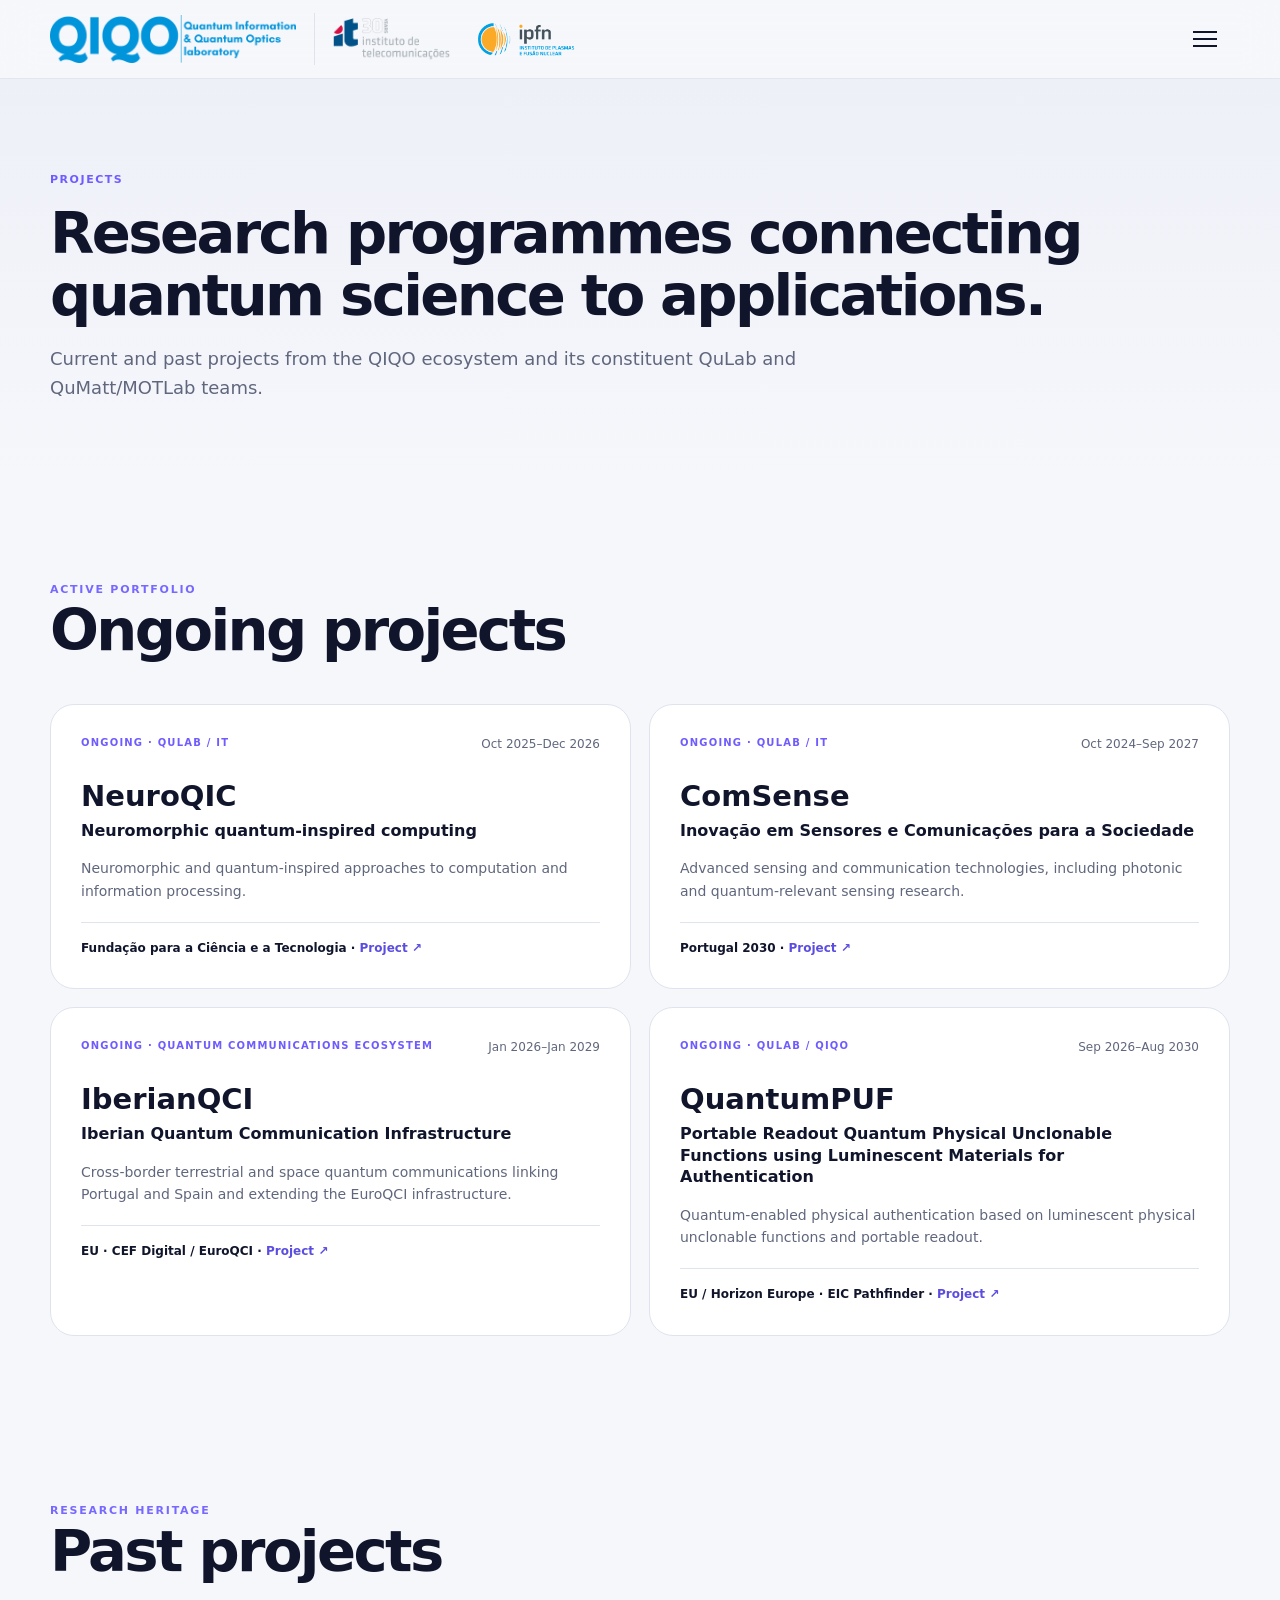
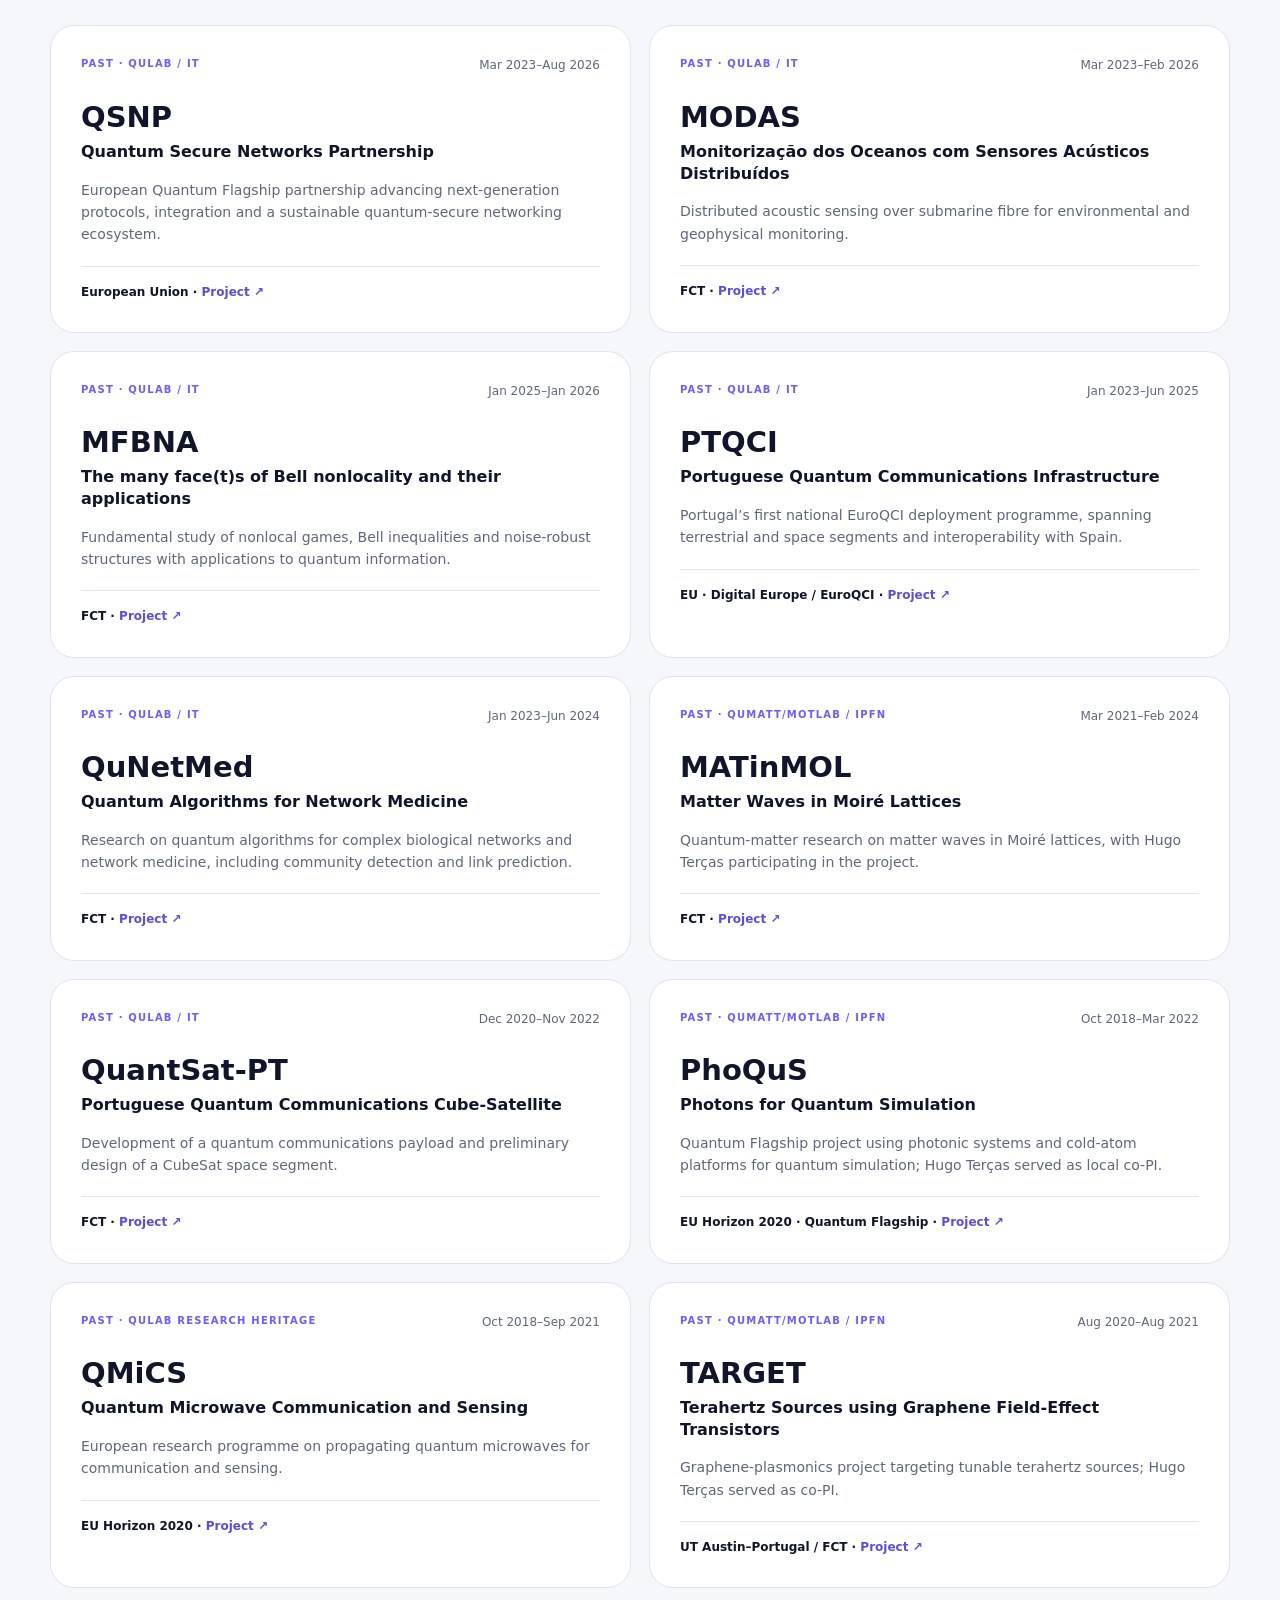
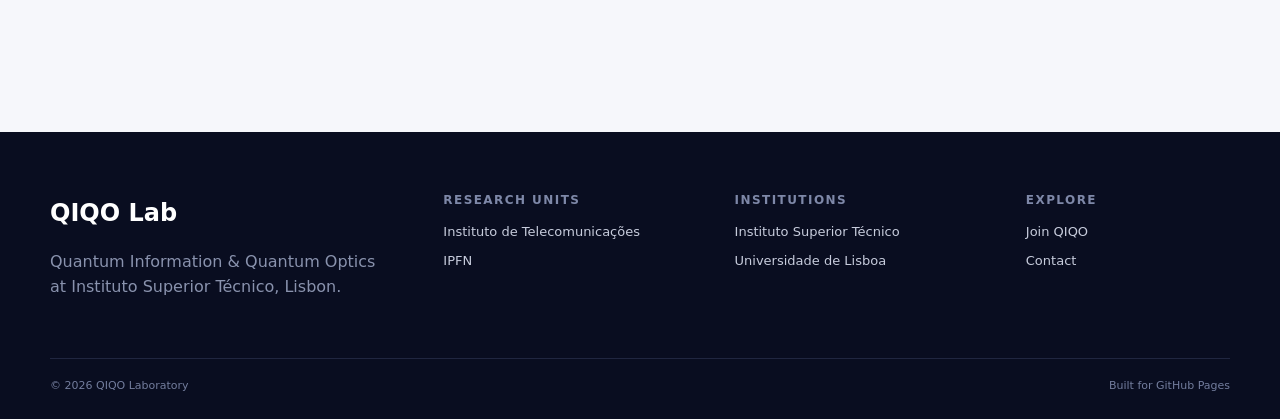
<file: projects.html>
<!DOCTYPE html>

<html lang="en"><head><meta charset="utf-8"/><meta content="width=device-width, initial-scale=1" name="viewport"/><title>Research Projects | QIQO Lab — Técnico, Lisbon</title><meta content="Explore ongoing and past QIQO research projects in quantum communications, quantum technologies, information processing and quantum matter." name="description"/><meta content="#0b1026" name="theme-color"/><link href="assets/img/favicon.svg" rel="icon" type="image/svg+xml"/><link href="assets/css/site.css" rel="stylesheet"/><script defer="" src="assets/js/data.js"></script><script defer="" src="assets/js/projects-data.js"></script><script defer="" src="assets/js/site.js"></script><link href="https://qiqo-lab.github.io/projects.html" rel="canonical"/><meta content="website" property="og:type"/><meta content="QIQO Lab" property="og:site_name"/><meta content="Research Projects | QIQO Lab — Técnico, Lisbon" property="og:title"/><meta content="Explore ongoing and past QIQO research projects in quantum communications, quantum technologies, information processing and quantum matter." property="og:description"/><meta content="https://qiqo-lab.github.io/projects.html" property="og:url"/><meta content="en_GB" property="og:locale"/><meta content="https://qiqo-lab.github.io/assets/img/logo/qiqo-logo-2.png" property="og:image"/><meta content="QIQO — Quantum Information and Quantum Optics Laboratory" property="og:image:alt"/><meta content="summary" name="twitter:card"/><meta content="Research Projects | QIQO Lab — Técnico, Lisbon" name="twitter:title"/><meta content="Explore ongoing and past QIQO research projects in quantum communications, quantum technologies, information processing and quantum matter." name="twitter:description"/><meta content="https://qiqo-lab.github.io/assets/img/logo/qiqo-logo-2.png" name="twitter:image"/><script data-qiqo-schema="" type="application/ld+json">{"@context": "https://schema.org", "@type": "CollectionPage", "@id": "https://qiqo-lab.github.io/projects.html#webpage", "url": "https://qiqo-lab.github.io/projects.html", "name": "Research Projects | QIQO Lab — Técnico, Lisbon", "description": "Explore ongoing and past QIQO research projects in quantum communications, quantum technologies, information processing and quantum matter.", "isPartOf": {"@id": "https://qiqo-lab.github.io/#website"}, "about": {"@id": "https://qiqo-lab.github.io/#organization"}, "inLanguage": "en"}</script><noscript><style>.reveal{opacity:1;transform:none}.nav-toggle{display:none}.nav-wrap{height:auto;min-height:78px;flex-wrap:wrap;padding-block:12px}.main-nav{display:flex;position:static;flex-wrap:wrap;flex-direction:row;width:100%;box-shadow:none}</style></noscript></head><body data-page="projects"><div data-site-header=""><header class="site-header"><div class="shell nav-wrap"><div class="header-logos"><a aria-label="QIQO home" class="brand" href="index.html"><img alt="QIQO Laboratory logo" class="brand-logo" src="assets/img/logo/qiqo-logo-2.png"/></a><div aria-label="Partner institutions" class="partner-logos"><a aria-label="Instituto de Telecomunicações" class="partner-logo partner-logo-it" href="https://www.it.pt/"><img alt="Instituto de Telecomunicações" height="188" src="assets/img/logo/it-logo.png" width="525"/></a><a aria-label="Instituto de Plasmas e Fusão Nuclear" class="partner-logo partner-logo-ipfn" href="https://www.ipfn.tecnico.ulisboa.pt/"><img alt="Instituto de Plasmas e Fusão Nuclear" height="179" src="assets/img/logo/ipfn-logo.png" width="428"/></a></div></div><button aria-expanded="false" aria-label="Toggle navigation" class="nav-toggle"><span></span><span></span><span></span></button><nav aria-label="Primary navigation" class="main-nav"><a href="index.html">Home</a><a href="research.html">Research</a><a href="people.html">People</a><a href="publications.html">Publications</a><a class="active" href="projects.html">Projects</a><a href="facilities.html">Facilities</a><a href="news.html">News</a><a href="opportunities.html">Join us</a><a href="contact.html">Contact</a></nav></div></header></div><main><section class="page-hero"><div class="shell"><div class="breadcrumb">Projects</div><h1>Research programmes connecting quantum science to applications.</h1><p>Current and past projects from the QIQO ecosystem and its constituent QuLab and QuMatt/MOTLab teams.</p></div></section><section class="section"><div class="shell"><div class="section-head"><div><span class="eyebrow">Active portfolio</span><h2>Ongoing projects</h2></div></div><div class="projects-grid" data-projects-ongoing=""></div></div></section><section class="section-tight"><div class="shell"><div class="section-head"><div><span class="eyebrow">Research heritage</span><h2>Past projects</h2></div></div><div class="projects-grid" data-projects-past=""></div></div></section></main><div data-site-footer=""></div></body></html>
</file>
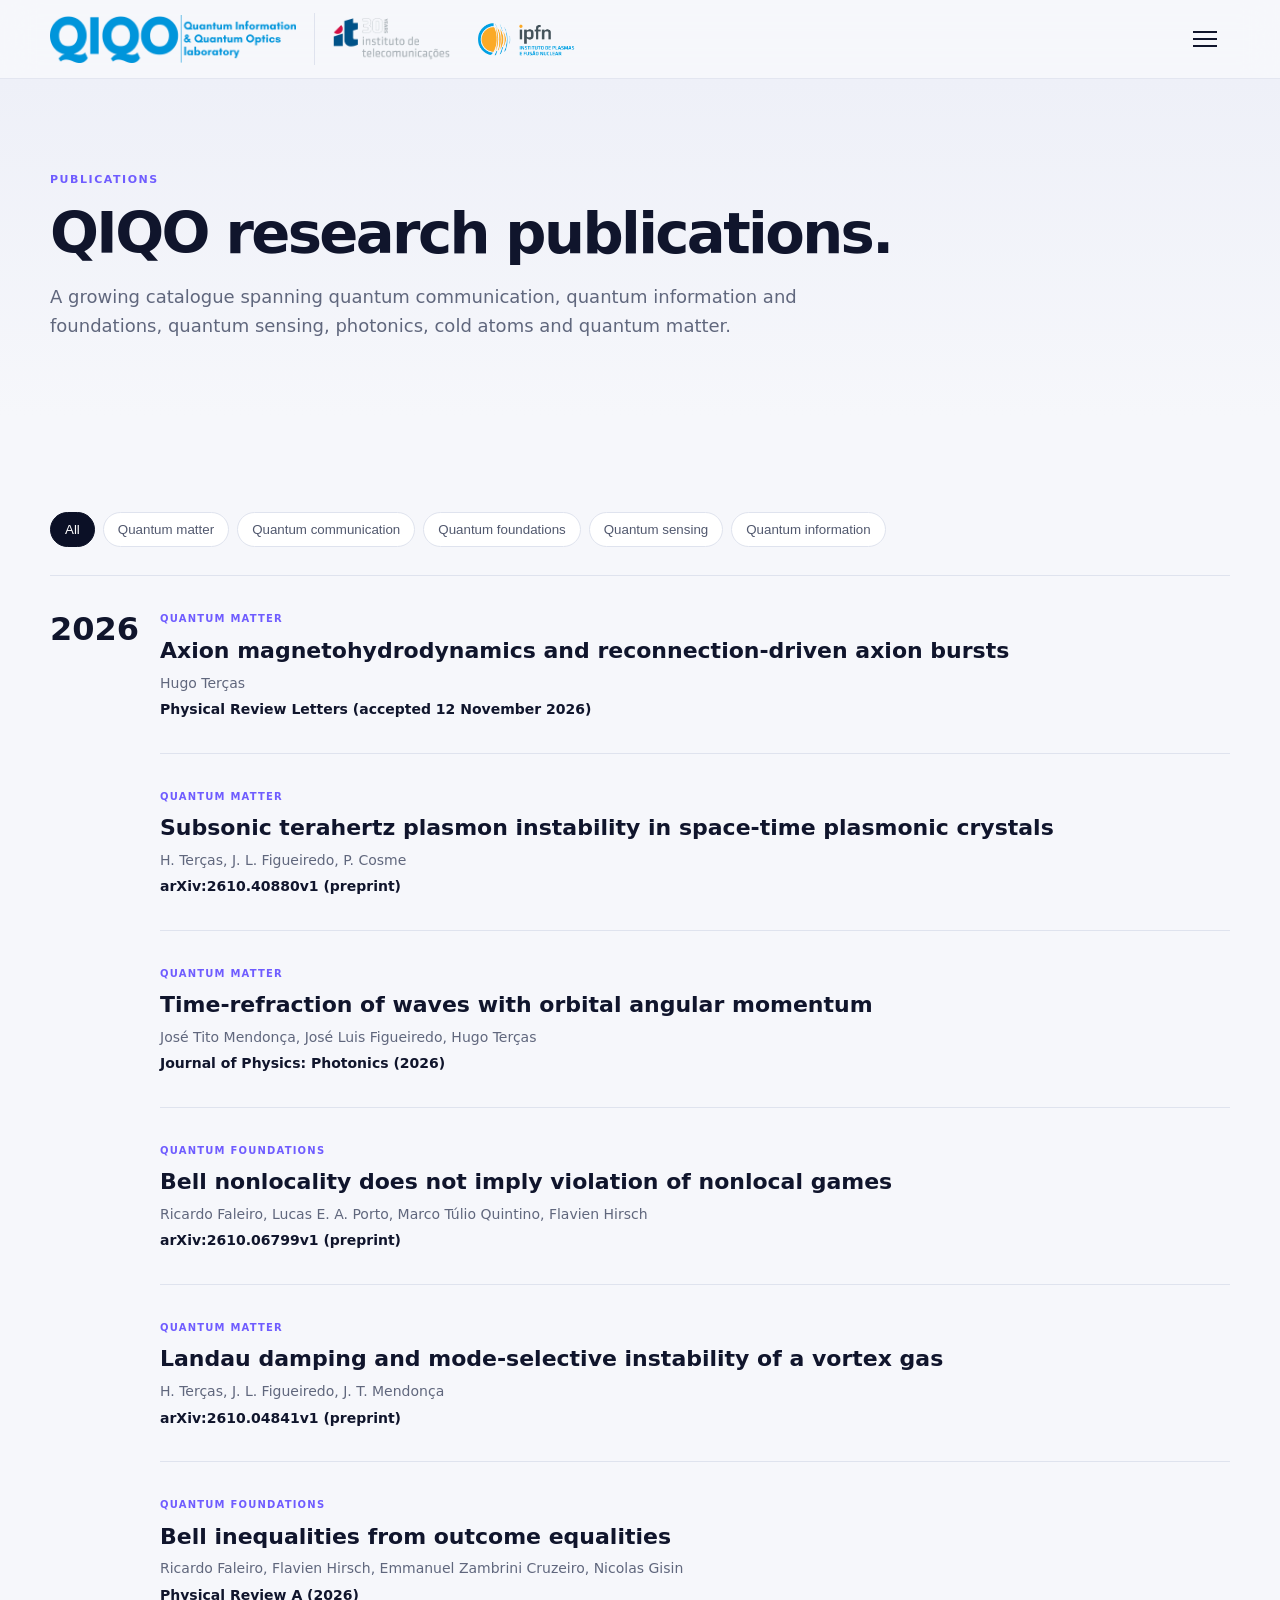
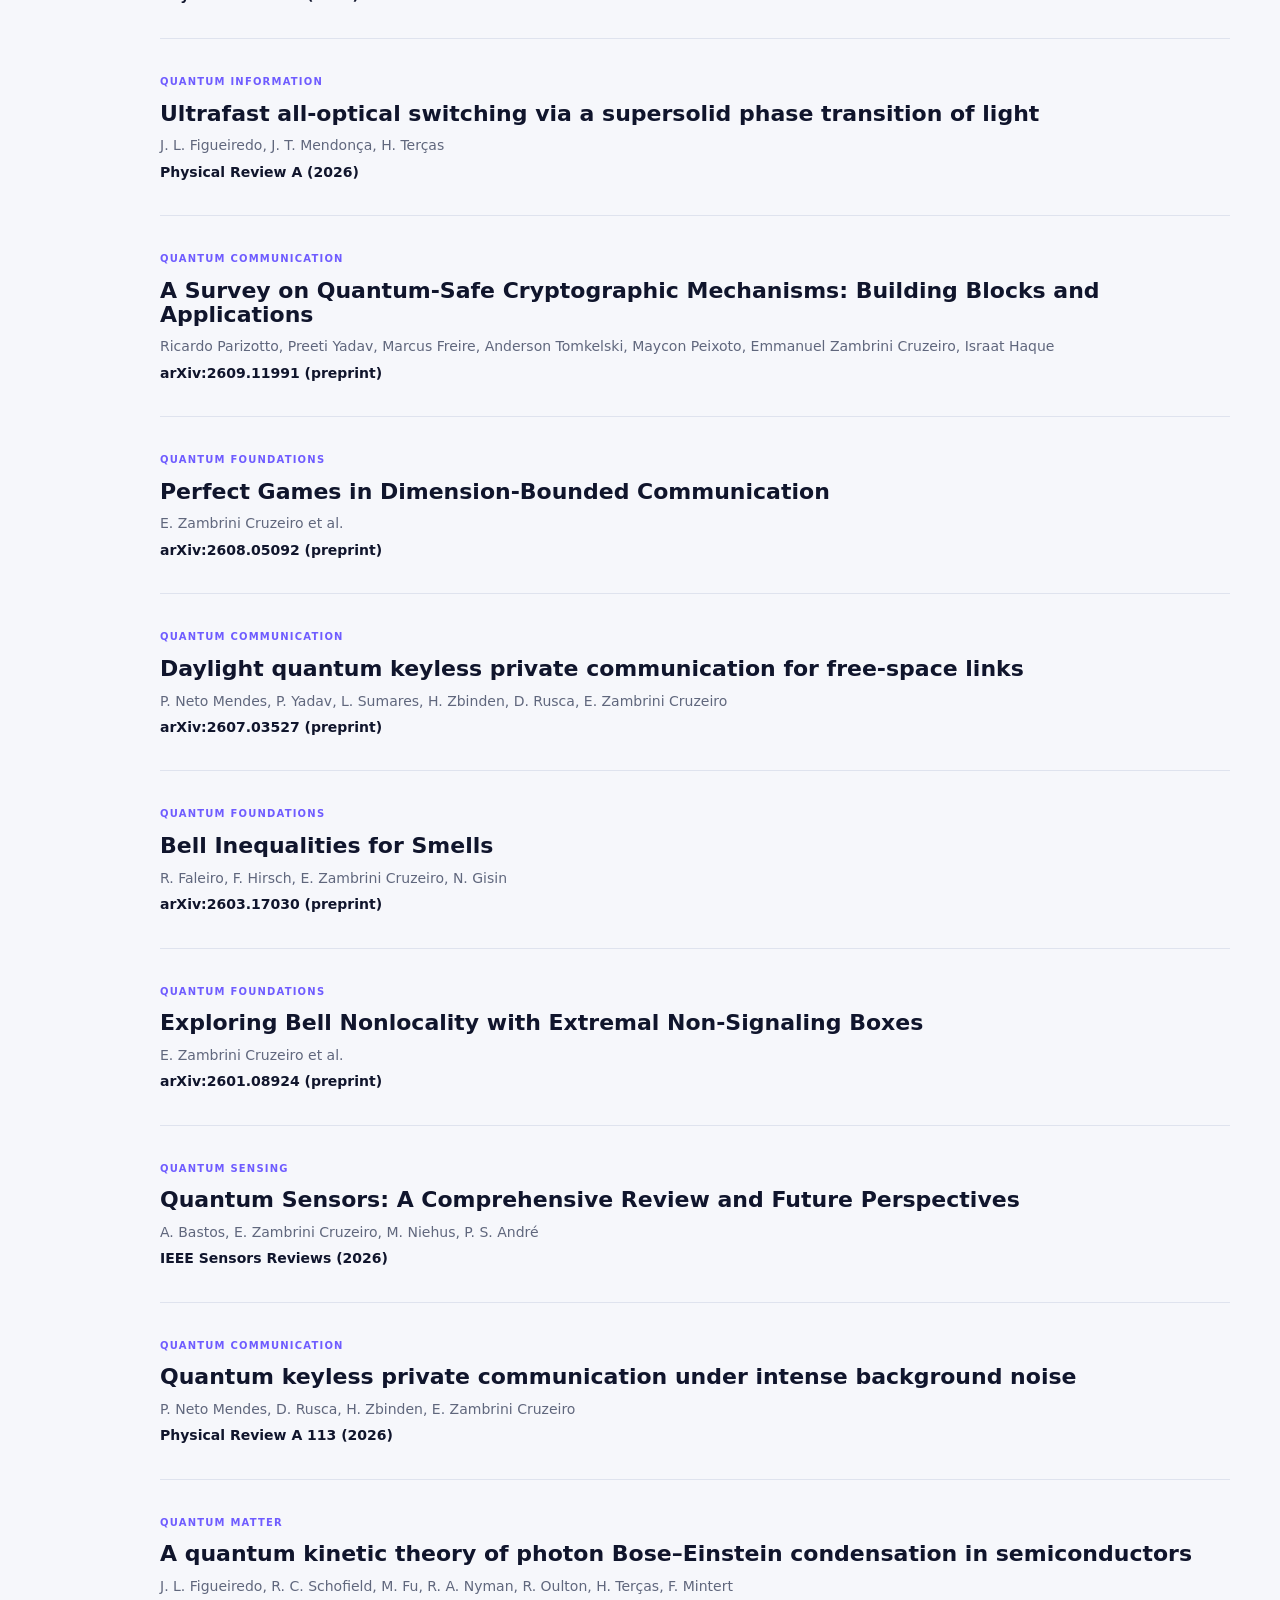
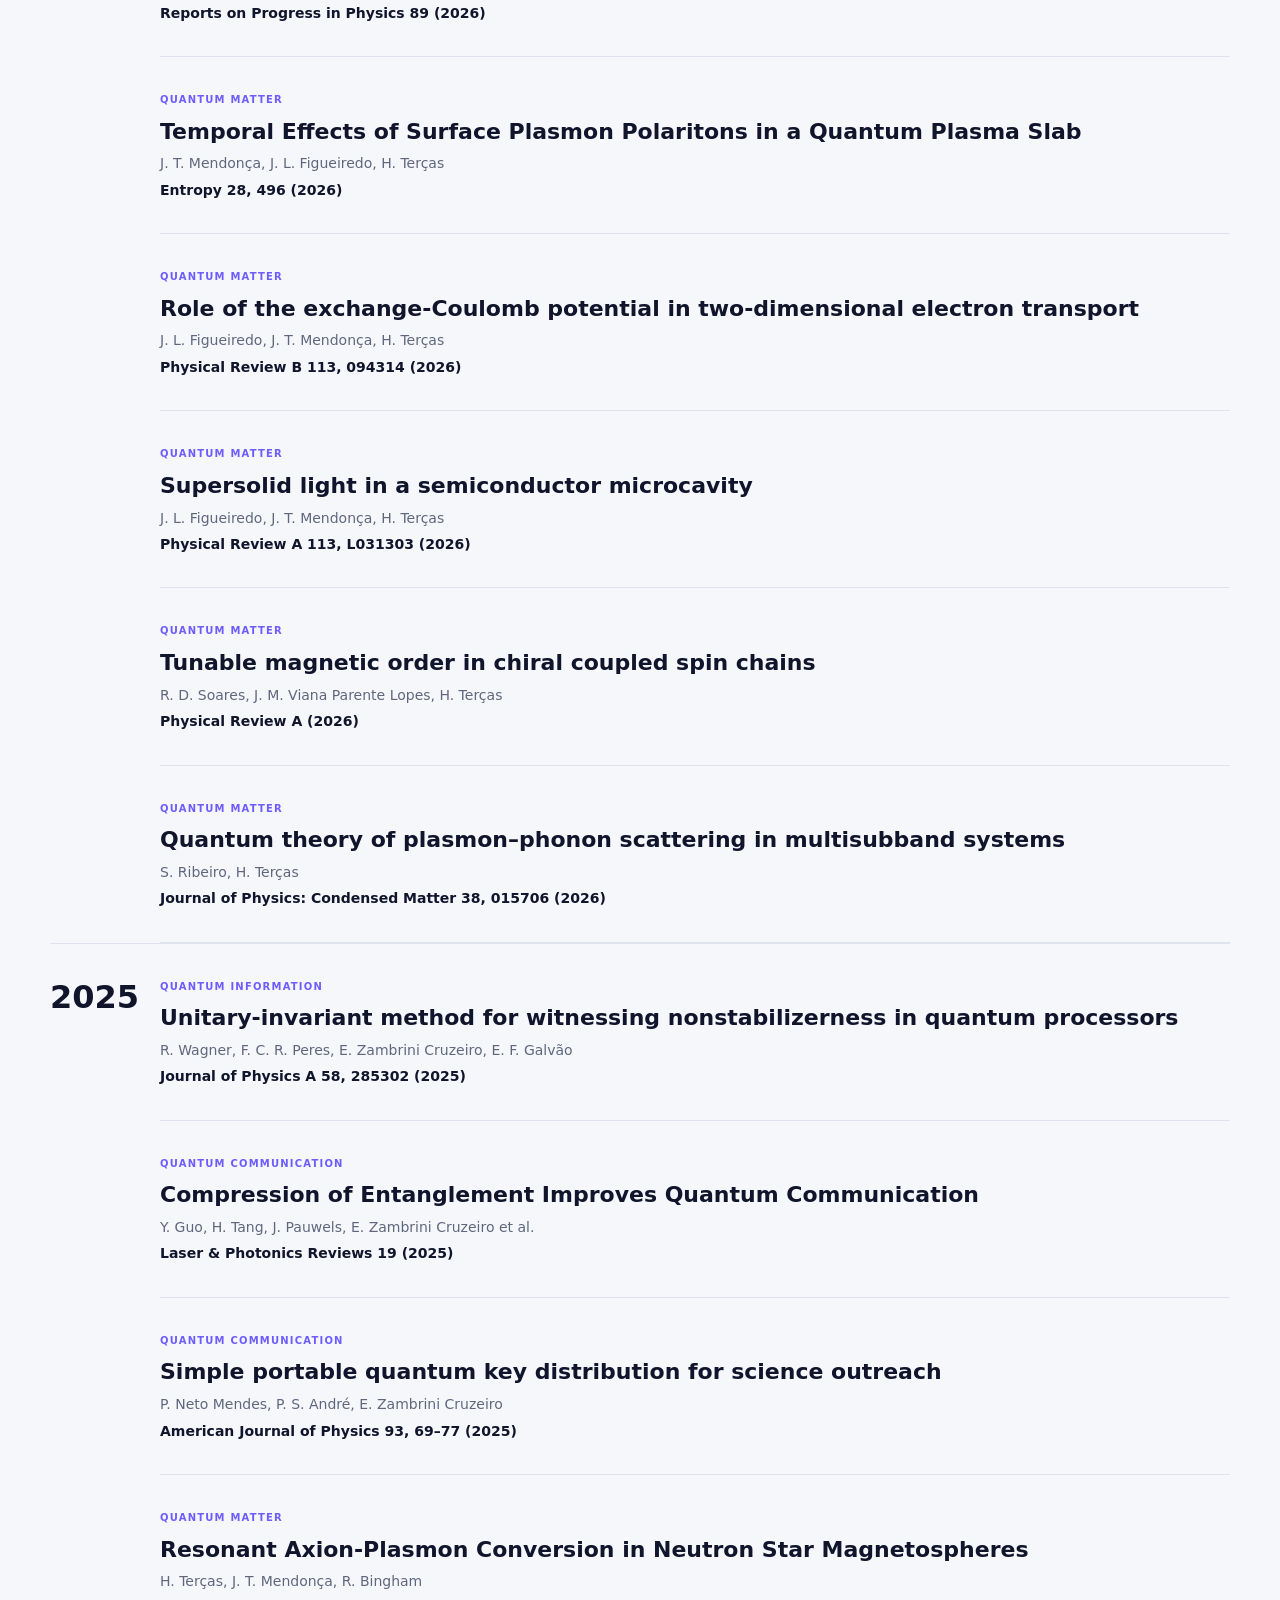
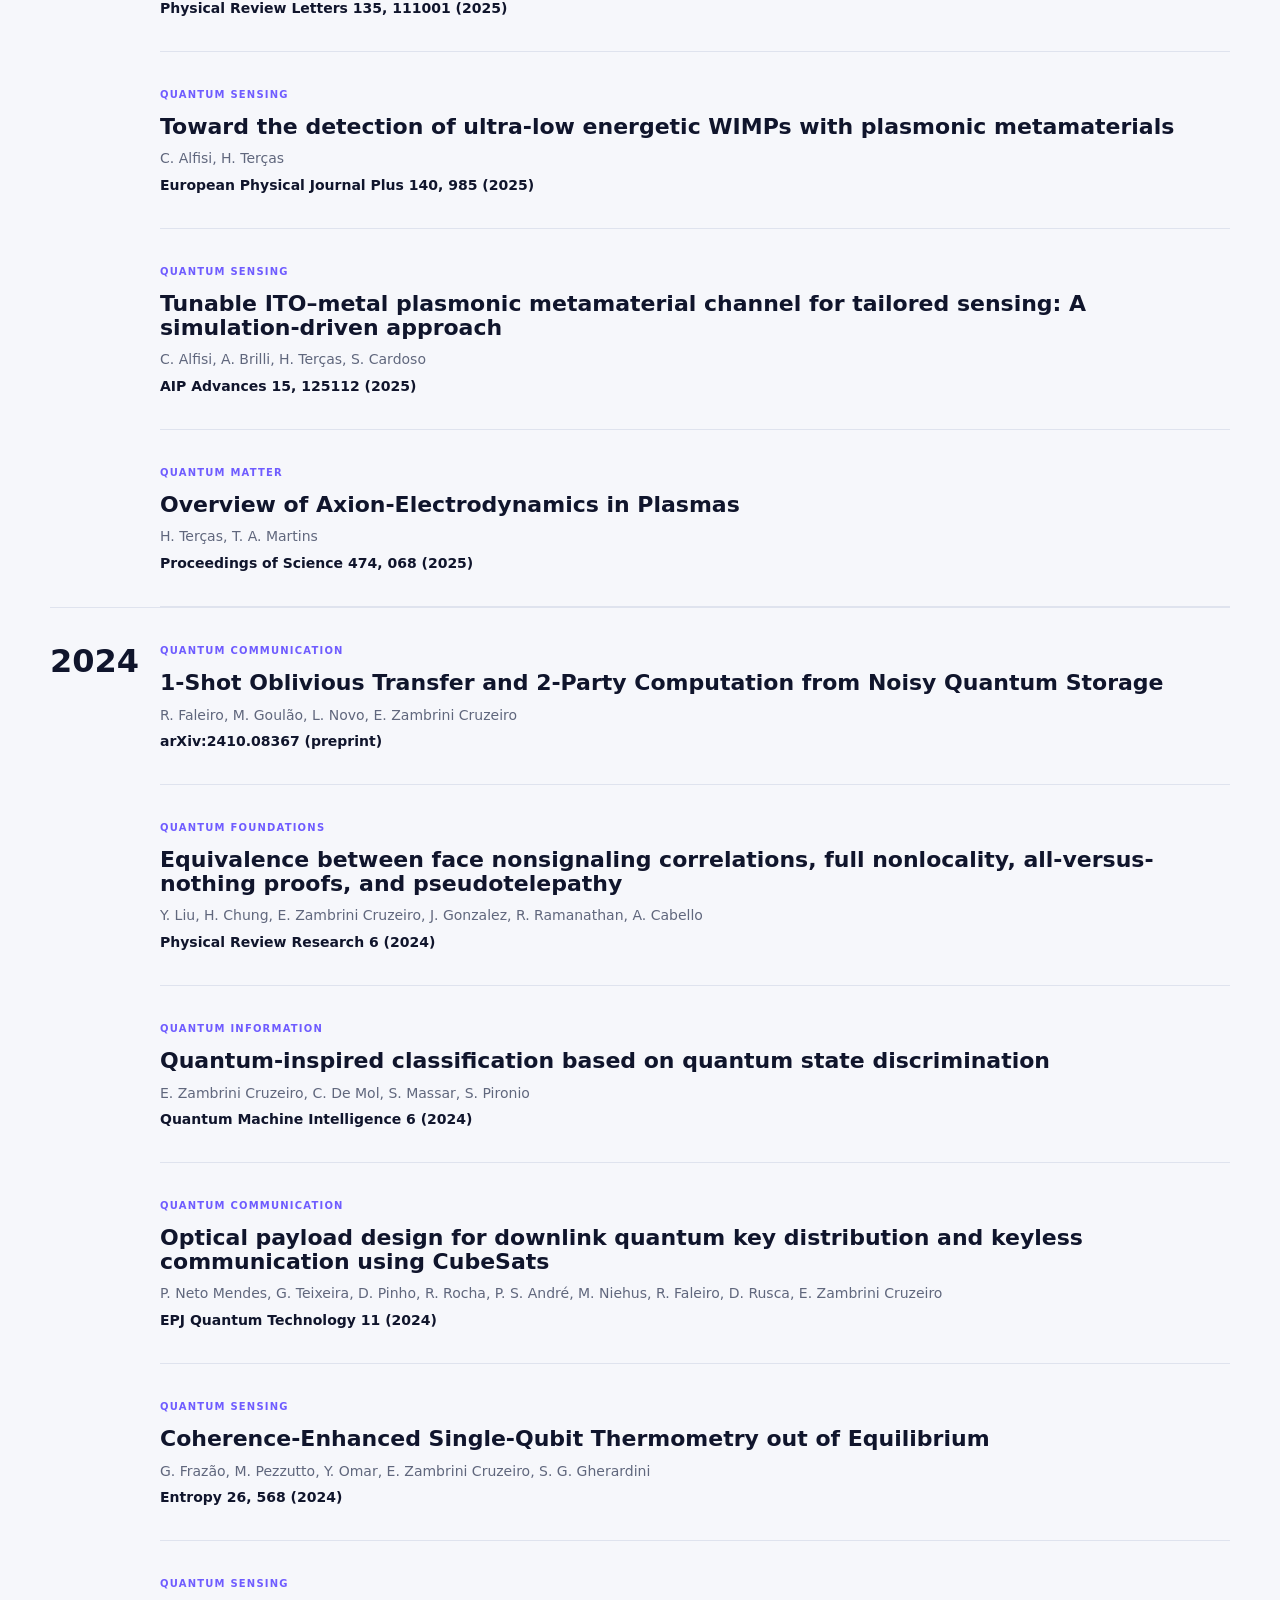
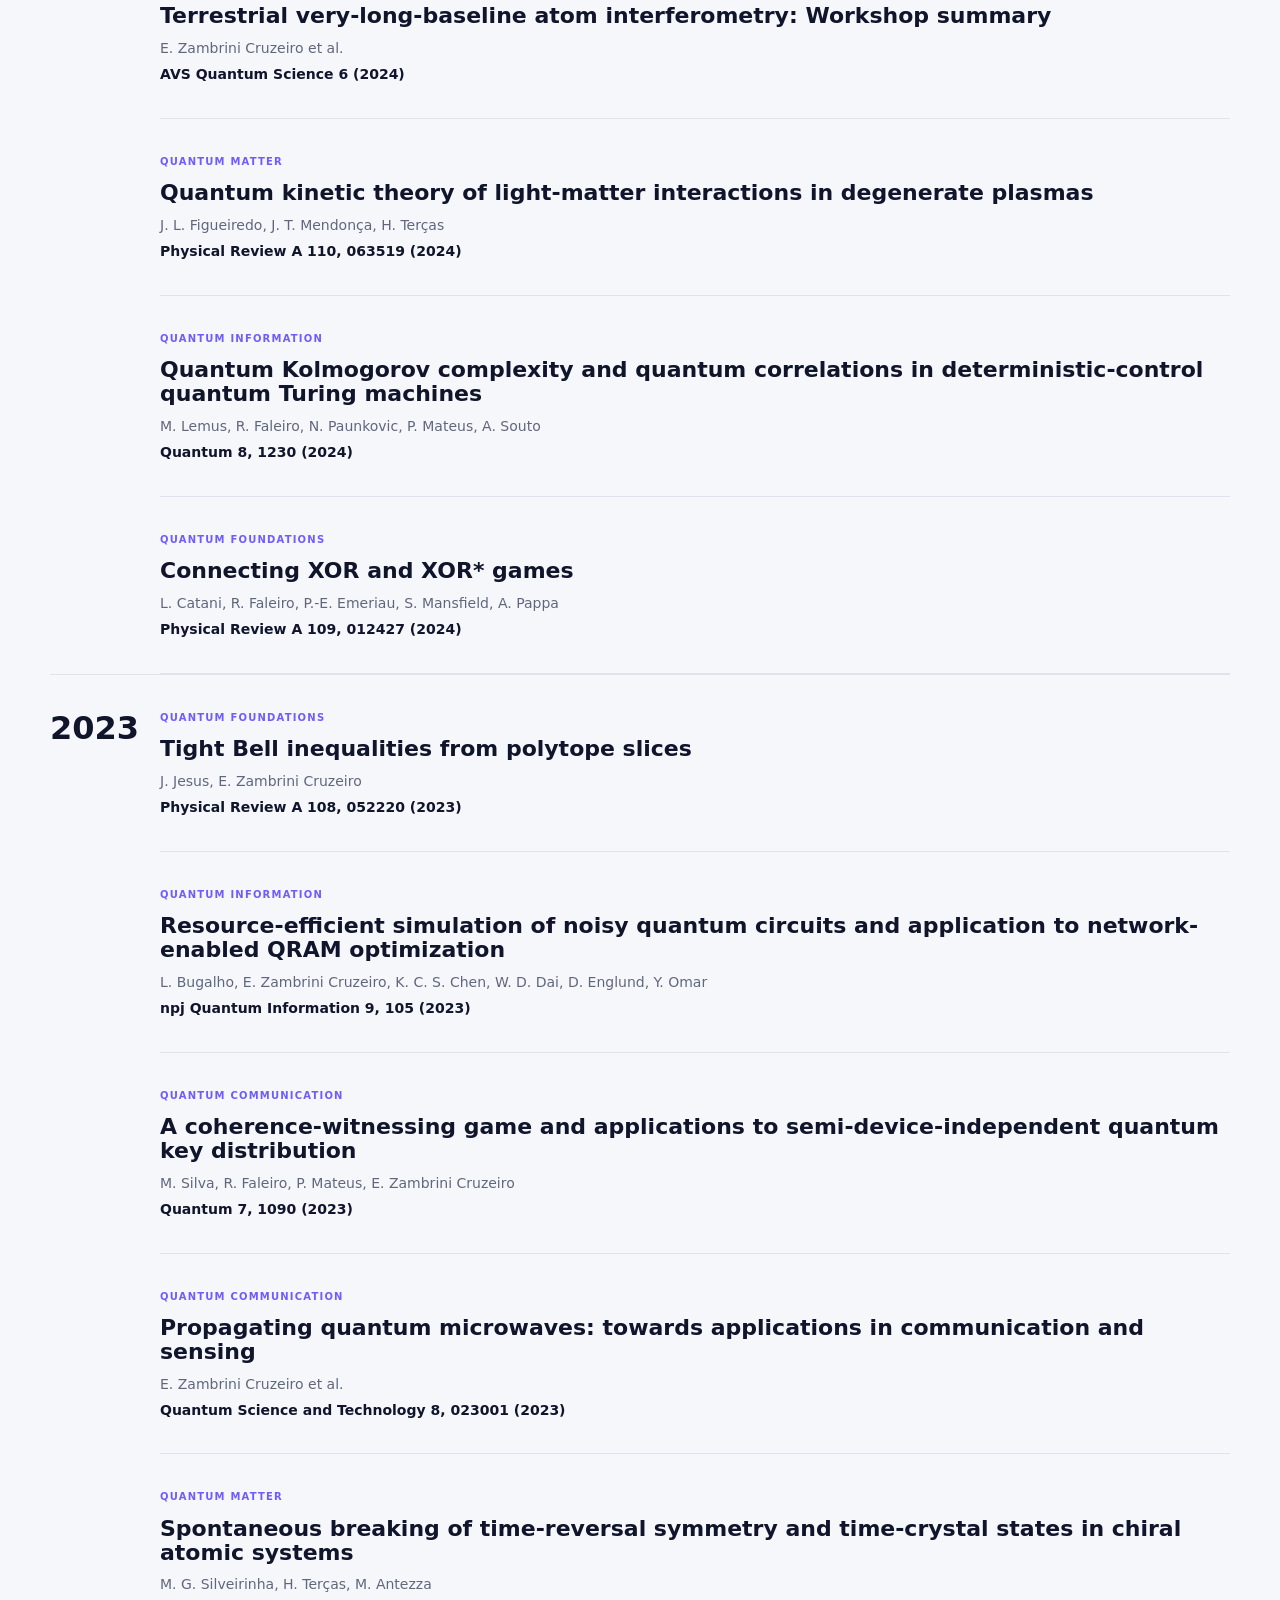
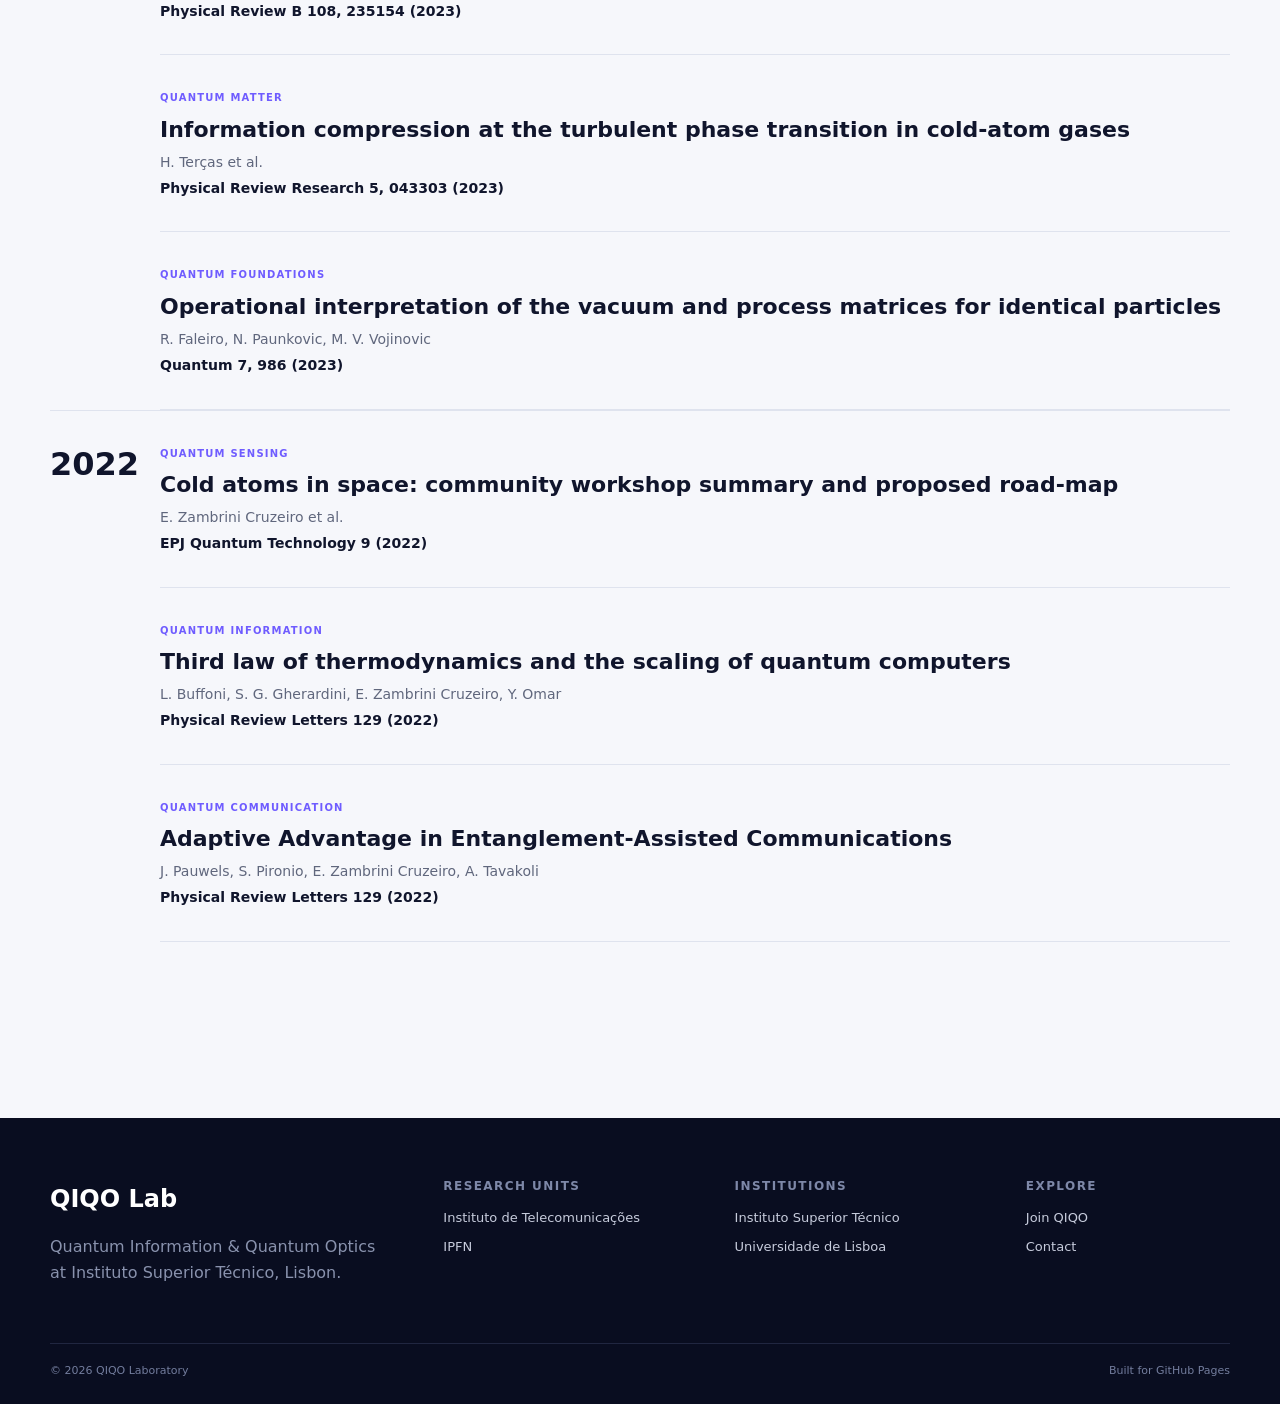
<file: publications.html>
<!DOCTYPE html>

<html lang="en"><head><meta charset="utf-8"/><meta content="width=device-width, initial-scale=1" name="viewport"/><title>Publications | QIQO Lab — Quantum Information &amp; Quantum Optics</title><meta content="Research papers and preprints from QIQO on quantum communication, cryptography, foundations, photonics, sensing and quantum matter." name="description"/><meta content="#0b1026" name="theme-color"/><link href="assets/img/favicon.svg" rel="icon" type="image/svg+xml"/><link href="assets/css/site.css" rel="stylesheet"/><script defer="" src="assets/js/data.js"></script><script defer="" src="assets/js/publications-data.js?v=13bfb7e4cfc7"></script><script defer="" src="assets/js/member-publications-data.js?v=9115d5d60d6a"></script><script defer="" src="assets/js/site.js?v=f077c3d91742"></script><link href="https://qiqo-lab.github.io/publications.html" rel="canonical"/><meta content="website" property="og:type"/><meta content="QIQO Lab" property="og:site_name"/><meta content="Publications | QIQO Lab — Quantum Information &amp; Quantum Optics" property="og:title"/><meta content="Research papers and preprints from QIQO on quantum communication, cryptography, foundations, photonics, sensing and quantum matter." property="og:description"/><meta content="https://qiqo-lab.github.io/publications.html" property="og:url"/><meta content="en_GB" property="og:locale"/><meta content="https://qiqo-lab.github.io/assets/img/logo/qiqo-logo-2.png" property="og:image"/><meta content="QIQO — Quantum Information and Quantum Optics Laboratory" property="og:image:alt"/><meta content="summary" name="twitter:card"/><meta content="Publications | QIQO Lab — Quantum Information &amp; Quantum Optics" name="twitter:title"/><meta content="Research papers and preprints from QIQO on quantum communication, cryptography, foundations, photonics, sensing and quantum matter." name="twitter:description"/><meta content="https://qiqo-lab.github.io/assets/img/logo/qiqo-logo-2.png" name="twitter:image"/><script data-qiqo-schema="" type="application/ld+json">{"@context": "https://schema.org", "@type": "CollectionPage", "@id": "https://qiqo-lab.github.io/publications.html#webpage", "url": "https://qiqo-lab.github.io/publications.html", "name": "Publications | QIQO Lab — Quantum Information & Quantum Optics", "description": "Research papers and preprints from QIQO on quantum communication, cryptography, foundations, photonics, sensing and quantum matter.", "isPartOf": {"@id": "https://qiqo-lab.github.io/#website"}, "about": {"@id": "https://qiqo-lab.github.io/#organization"}, "inLanguage": "en"}</script><noscript><style>.reveal{opacity:1;transform:none}.nav-toggle{display:none}.nav-wrap{height:auto;min-height:78px;flex-wrap:wrap;padding-block:12px}.main-nav{display:flex;position:static;flex-wrap:wrap;flex-direction:row;width:100%;box-shadow:none}</style></noscript></head><body data-page="publications"><div data-site-header=""><header class="site-header"><div class="shell nav-wrap"><div class="header-logos"><a aria-label="QIQO home" class="brand" href="index.html"><img alt="QIQO Laboratory logo" class="brand-logo" src="assets/img/logo/qiqo-logo-2.png"/></a><div aria-label="Partner institutions" class="partner-logos"><a aria-label="Instituto de Telecomunicações" class="partner-logo partner-logo-it" href="https://www.it.pt/"><img alt="Instituto de Telecomunicações" height="188" src="assets/img/logo/it-logo.png" width="525"/></a><a aria-label="Instituto de Plasmas e Fusão Nuclear" class="partner-logo partner-logo-ipfn" href="https://www.ipfn.tecnico.ulisboa.pt/"><img alt="Instituto de Plasmas e Fusão Nuclear" height="179" src="assets/img/logo/ipfn-logo.png" width="428"/></a></div></div><button aria-expanded="false" aria-label="Toggle navigation" class="nav-toggle"><span></span><span></span><span></span></button><nav aria-label="Primary navigation" class="main-nav"><a href="index.html">Home</a><a href="research.html">Research</a><a href="people.html">People</a><a class="active" href="publications.html">Publications</a><a href="projects.html">Projects</a><a href="facilities.html">Facilities</a><a href="news.html">News</a><a href="opportunities.html">Join us</a><a href="contact.html">Contact</a></nav></div></header></div><main><section class="page-hero"><div class="shell"><div class="breadcrumb">Publications</div><h1>QIQO research publications.</h1><p>A growing catalogue spanning quantum communication, quantum information and foundations, quantum sensing, photonics, cold atoms and quantum matter.</p></div></section><section class="section"><div class="shell"><div class="filters" data-pub-filters=""></div><div data-publications=""><section class="pub-year"><div class="pub-year-label">2026</div><div><article class="pub-item"><span class="topic">Quantum matter</span><h3><a href="https://doi.org/10.1103/6lkb-18jb" rel="noreferrer" target="_blank">Axion magnetohydrodynamics and reconnection-driven axion bursts</a></h3><p>Hugo Terças</p><p class="venue">Physical Review Letters (accepted 12 November 2026)</p></article><article class="pub-item"><span class="topic">Quantum matter</span><h3><a href="https://doi.org/10.1088/2515-7647/aeaf2f" rel="noreferrer" target="_blank">Time-refraction of waves with orbital angular momentum</a></h3><p>José Tito Mendonça, José Luis Figueiredo, Hugo Terças</p><p class="venue">Journal of Physics: Photonics (2026)</p></article><article class="pub-item"><span class="topic">Quantum foundations</span><h3><a href="http://arxiv.org/abs/2610.06799v1" rel="noreferrer" target="_blank">Bell nonlocality does not imply violation of nonlocal games</a></h3><p>Ricardo Faleiro, Lucas E. A. Porto, Marco Túlio Quintino, Flavien Hirsch</p><p class="venue">arXiv:2610.06799v1 (preprint)</p></article><article class="pub-item"><span class="topic">Quantum matter</span><h3><a href="http://arxiv.org/abs/2610.04841v1" rel="noreferrer" target="_blank">Landau damping and mode-selective instability of a vortex gas</a></h3><p>H. Terças, J. L. Figueiredo, J. T. Mendonça</p><p class="venue">arXiv:2610.04841v1 (preprint)</p></article><article class="pub-item"><span class="topic">Quantum foundations</span><h3><a href="https://doi.org/10.1103/wccm-zgnl" rel="noreferrer" target="_blank">Bell inequalities from outcome equalities</a></h3><p>Ricardo Faleiro, Flavien Hirsch, Emmanuel Zambrini Cruzeiro, Nicolas Gisin</p><p class="venue">Physical Review A (2026)</p></article><article class="pub-item"><span class="topic">Quantum information</span><h3><a href="https://doi.org/10.1103/sbsn-1fvr" rel="noreferrer" target="_blank">Ultrafast all-optical switching via a supersolid phase transition of light</a></h3><p>J. L. Figueiredo, J. T. Mendonça, H. Terças</p><p class="venue">Physical Review A (2026)</p></article><article class="pub-item"><span class="topic">Quantum communication</span><h3><a href="https://arxiv.org/abs/2609.11991" rel="noreferrer" target="_blank">A Survey on Quantum-Safe Cryptographic Mechanisms: Building Blocks and Applications</a></h3><p>Ricardo Parizotto, Preeti Yadav, Marcus Freire, Anderson Tomkelski, Maycon Peixoto, Emmanuel Zambrini Cruzeiro, Israat Haque</p><p class="venue">arXiv:2609.11991 (preprint)</p></article><article class="pub-item"><span class="topic">Quantum foundations</span><h3><a href="https://arxiv.org/abs/2608.05092" rel="noreferrer" target="_blank">Perfect Games in Dimension-Bounded Communication</a></h3><p>E. Zambrini Cruzeiro et al.</p><p class="venue">arXiv:2608.05092 (preprint)</p></article><article class="pub-item"><span class="topic">Quantum communication</span><h3><a href="https://arxiv.org/abs/2607.03527" rel="noreferrer" target="_blank">Daylight quantum keyless private communication for free-space links</a></h3><p>P. Neto Mendes, P. Yadav, L. Sumares, H. Zbinden, D. Rusca, E. Zambrini Cruzeiro</p><p class="venue">arXiv:2607.03527 (preprint)</p></article><article class="pub-item"><span class="topic">Quantum foundations</span><h3><a href="https://arxiv.org/abs/2603.17030" rel="noreferrer" target="_blank">Bell Inequalities for Smells</a></h3><p>R. Faleiro, F. Hirsch, E. Zambrini Cruzeiro, N. Gisin</p><p class="venue">arXiv:2603.17030 (preprint)</p></article><article class="pub-item"><span class="topic">Quantum foundations</span><h3><a href="https://arxiv.org/abs/2601.08924" rel="noreferrer" target="_blank">Exploring Bell Nonlocality with Extremal Non-Signaling Boxes</a></h3><p>E. Zambrini Cruzeiro et al.</p><p class="venue">arXiv:2601.08924 (preprint)</p></article><article class="pub-item"><span class="topic">Quantum sensing</span><h3><a href="https://doi.org/10.1109/SR.2026.3707808" rel="noreferrer" target="_blank">Quantum Sensors: A Comprehensive Review and Future Perspectives</a></h3><p>A. Bastos, E. Zambrini Cruzeiro, M. Niehus, P. S. André</p><p class="venue">IEEE Sensors Reviews (2026)</p></article><article class="pub-item"><span class="topic">Quantum communication</span><h3><a href="https://journals.aps.org/pra/abstract/10.1103/q269-nmbv" rel="noreferrer" target="_blank">Quantum keyless private communication under intense background noise</a></h3><p>P. Neto Mendes, D. Rusca, H. Zbinden, E. Zambrini Cruzeiro</p><p class="venue">Physical Review A 113 (2026)</p></article><article class="pub-item"><span class="topic">Quantum matter</span><h3><a href="https://doi.org/10.1088/1361-6633/ae65da" rel="noreferrer" target="_blank">A quantum kinetic theory of photon Bose–Einstein condensation in semiconductors</a></h3><p>J. L. Figueiredo, R. C. Schofield, M. Fu, R. A. Nyman, R. Oulton, H. Terças, F. Mintert</p><p class="venue">Reports on Progress in Physics 89 (2026)</p></article><article class="pub-item"><span class="topic">Quantum matter</span><h3><a href="https://doi.org/10.3390/e28050496" rel="noreferrer" target="_blank">Temporal Effects of Surface Plasmon Polaritons in a Quantum Plasma Slab</a></h3><p>J. T. Mendonça, J. L. Figueiredo, H. Terças</p><p class="venue">Entropy 28, 496 (2026)</p></article><article class="pub-item"><span class="topic">Quantum matter</span><h3><a href="https://doi.org/10.1103/gpgn-g1p5" rel="noreferrer" target="_blank">Role of the exchange-Coulomb potential in two-dimensional electron transport</a></h3><p>J. L. Figueiredo, J. T. Mendonça, H. Terças</p><p class="venue">Physical Review B 113, 094314 (2026)</p></article><article class="pub-item"><span class="topic">Quantum matter</span><h3><a href="https://doi.org/10.1103/mqmz-nwqj" rel="noreferrer" target="_blank">Supersolid light in a semiconductor microcavity</a></h3><p>J. L. Figueiredo, J. T. Mendonça, H. Terças</p><p class="venue">Physical Review A 113, L031303 (2026)</p></article><article class="pub-item"><span class="topic">Quantum matter</span><h3><a href="https://doi.org/10.1103/pmxg-86rv" rel="noreferrer" target="_blank">Tunable magnetic order in chiral coupled spin chains</a></h3><p>R. D. Soares, J. M. Viana Parente Lopes, H. Terças</p><p class="venue">Physical Review A (2026)</p></article><article class="pub-item"><span class="topic">Quantum matter</span><h3><a href="https://doi.org/10.1088/1361-648X/ae2b1b" rel="noreferrer" target="_blank">Quantum theory of plasmon–phonon scattering in multisubband systems</a></h3><p>S. Ribeiro, H. Terças</p><p class="venue">Journal of Physics: Condensed Matter 38, 015706 (2026)</p></article></div></section><section class="pub-year"><div class="pub-year-label">2025</div><div><article class="pub-item"><span class="topic">Quantum information</span><h3><a href="https://doi.org/10.1088/1751-8121/ade9ff" rel="noreferrer" target="_blank">Unitary-invariant method for witnessing nonstabilizerness in quantum processors</a></h3><p>R. Wagner, F. C. R. Peres, E. Zambrini Cruzeiro, E. F. Galvão</p><p class="venue">Journal of Physics A 58, 285302 (2025)</p></article><article class="pub-item"><span class="topic">Quantum communication</span><h3><a href="https://doi.org/10.1002/lpor.202401110" rel="noreferrer" target="_blank">Compression of Entanglement Improves Quantum Communication</a></h3><p>Y. Guo, H. Tang, J. Pauwels, E. Zambrini Cruzeiro et al.</p><p class="venue">Laser &amp; Photonics Reviews 19 (2025)</p></article><article class="pub-item"><span class="topic">Quantum communication</span><h3><a href="https://doi.org/10.1119/5.0204077" rel="noreferrer" target="_blank">Simple portable quantum key distribution for science outreach</a></h3><p>P. Neto Mendes, P. S. André, E. Zambrini Cruzeiro</p><p class="venue">American Journal of Physics 93, 69–77 (2025)</p></article><article class="pub-item"><span class="topic">Quantum matter</span><h3><a href="https://doi.org/10.1103/5hbb-yy48" rel="noreferrer" target="_blank">Resonant Axion-Plasmon Conversion in Neutron Star Magnetospheres</a></h3><p>H. Terças, J. T. Mendonça, R. Bingham</p><p class="venue">Physical Review Letters 135, 111001 (2025)</p></article><article class="pub-item"><span class="topic">Quantum sensing</span><h3><a href="https://doi.org/10.1140/epjp/s13360-025-06905-w" rel="noreferrer" target="_blank">Toward the detection of ultra-low energetic WIMPs with plasmonic metamaterials</a></h3><p>C. Alfisi, H. Terças</p><p class="venue">European Physical Journal Plus 140, 985 (2025)</p></article><article class="pub-item"><span class="topic">Quantum sensing</span><h3><a href="https://doi.org/10.1063/5.0297834" rel="noreferrer" target="_blank">Tunable ITO–metal plasmonic metamaterial channel for tailored sensing: A simulation-driven approach</a></h3><p>C. Alfisi, A. Brilli, H. Terças, S. Cardoso</p><p class="venue">AIP Advances 15, 125112 (2025)</p></article><article class="pub-item"><span class="topic">Quantum matter</span><h3><a href="https://doi.org/10.22323/1.474.0068" rel="noreferrer" target="_blank">Overview of Axion-Electrodynamics in Plasmas</a></h3><p>H. Terças, T. A. Martins</p><p class="venue">Proceedings of Science 474, 068 (2025)</p></article></div></section><section class="pub-year"><div class="pub-year-label">2024</div><div><article class="pub-item"><span class="topic">Quantum communication</span><h3><a href="https://arxiv.org/abs/2410.08367" rel="noreferrer" target="_blank">1-Shot Oblivious Transfer and 2-Party Computation from Noisy Quantum Storage</a></h3><p>R. Faleiro, M. Goulão, L. Novo, E. Zambrini Cruzeiro</p><p class="venue">arXiv:2410.08367 (preprint)</p></article><article class="pub-item"><span class="topic">Quantum foundations</span><h3><a href="https://doi.org/10.1103/PhysRevResearch.6.L042035" rel="noreferrer" target="_blank">Equivalence between face nonsignaling correlations, full nonlocality, all-versus-nothing proofs, and pseudotelepathy</a></h3><p>Y. Liu, H. Chung, E. Zambrini Cruzeiro, J. Gonzalez, R. Ramanathan, A. Cabello</p><p class="venue">Physical Review Research 6 (2024)</p></article><article class="pub-item"><span class="topic">Quantum information</span><h3><a href="https://doi.org/10.1007/s42484-024-00216-6" rel="noreferrer" target="_blank">Quantum-inspired classification based on quantum state discrimination</a></h3><p>E. Zambrini Cruzeiro, C. De Mol, S. Massar, S. Pironio</p><p class="venue">Quantum Machine Intelligence 6 (2024)</p></article><article class="pub-item"><span class="topic">Quantum communication</span><h3><a href="https://doi.org/10.1140/epjqt/s40507-024-00254-w" rel="noreferrer" target="_blank">Optical payload design for downlink quantum key distribution and keyless communication using CubeSats</a></h3><p>P. Neto Mendes, G. Teixeira, D. Pinho, R. Rocha, P. S. André, M. Niehus, R. Faleiro, D. Rusca, E. Zambrini Cruzeiro</p><p class="venue">EPJ Quantum Technology 11 (2024)</p></article><article class="pub-item"><span class="topic">Quantum sensing</span><h3><a href="https://doi.org/10.3390/e26070568" rel="noreferrer" target="_blank">Coherence-Enhanced Single-Qubit Thermometry out of Equilibrium</a></h3><p>G. Frazão, M. Pezzutto, Y. Omar, E. Zambrini Cruzeiro, S. G. Gherardini</p><p class="venue">Entropy 26, 568 (2024)</p></article><article class="pub-item"><span class="topic">Quantum sensing</span><h3><a href="https://doi.org/10.1116/5.0185291" rel="noreferrer" target="_blank">Terrestrial very-long-baseline atom interferometry: Workshop summary</a></h3><p>E. Zambrini Cruzeiro et al.</p><p class="venue">AVS Quantum Science 6 (2024)</p></article><article class="pub-item"><span class="topic">Quantum matter</span><h3><a href="https://doi.org/10.1103/PhysRevA.110.063519" rel="noreferrer" target="_blank">Quantum kinetic theory of light-matter interactions in degenerate plasmas</a></h3><p>J. L. Figueiredo, J. T. Mendonça, H. Terças</p><p class="venue">Physical Review A 110, 063519 (2024)</p></article><article class="pub-item"><span class="topic">Quantum information</span><h3><a href="https://quantum-journal.org/papers/q-2024-01-18-1230/" rel="noreferrer" target="_blank">Quantum Kolmogorov complexity and quantum correlations in deterministic-control quantum Turing machines</a></h3><p>M. Lemus, R. Faleiro, N. Paunkovic, P. Mateus, A. Souto</p><p class="venue">Quantum 8, 1230 (2024)</p></article><article class="pub-item"><span class="topic">Quantum foundations</span><h3><a href="https://doi.org/10.1103/PhysRevA.109.012427" rel="noreferrer" target="_blank">Connecting XOR and XOR* games</a></h3><p>L. Catani, R. Faleiro, P.-E. Emeriau, S. Mansfield, A. Pappa</p><p class="venue">Physical Review A 109, 012427 (2024)</p></article></div></section><section class="pub-year"><div class="pub-year-label">2023</div><div><article class="pub-item"><span class="topic">Quantum foundations</span><h3><a href="https://doi.org/10.1103/PhysRevA.108.052220" rel="noreferrer" target="_blank">Tight Bell inequalities from polytope slices</a></h3><p>J. Jesus, E. Zambrini Cruzeiro</p><p class="venue">Physical Review A 108, 052220 (2023)</p></article><article class="pub-item"><span class="topic">Quantum information</span><h3><a href="https://doi.org/10.1038/s41534-023-00773-x" rel="noreferrer" target="_blank">Resource-efficient simulation of noisy quantum circuits and application to network-enabled QRAM optimization</a></h3><p>L. Bugalho, E. Zambrini Cruzeiro, K. C. S. Chen, W. D. Dai, D. Englund, Y. Omar</p><p class="venue">npj Quantum Information 9, 105 (2023)</p></article><article class="pub-item"><span class="topic">Quantum communication</span><h3><a href="https://quantum-journal.org/papers/q-2023-08-24-1090/" rel="noreferrer" target="_blank">A coherence-witnessing game and applications to semi-device-independent quantum key distribution</a></h3><p>M. Silva, R. Faleiro, P. Mateus, E. Zambrini Cruzeiro</p><p class="venue">Quantum 7, 1090 (2023)</p></article><article class="pub-item"><span class="topic">Quantum communication</span><h3><a href="https://doi.org/10.1088/2058-9565/acc4af" rel="noreferrer" target="_blank">Propagating quantum microwaves: towards applications in communication and sensing</a></h3><p>E. Zambrini Cruzeiro et al.</p><p class="venue">Quantum Science and Technology 8, 023001 (2023)</p></article><article class="pub-item"><span class="topic">Quantum matter</span><h3><a href="https://doi.org/10.1103/PhysRevB.108.235154" rel="noreferrer" target="_blank">Spontaneous breaking of time-reversal symmetry and time-crystal states in chiral atomic systems</a></h3><p>M. G. Silveirinha, H. Terças, M. Antezza</p><p class="venue">Physical Review B 108, 235154 (2023)</p></article><article class="pub-item"><span class="topic">Quantum matter</span><h3><a href="https://doi.org/10.1103/PhysRevResearch.5.043303" rel="noreferrer" target="_blank">Information compression at the turbulent phase transition in cold-atom gases</a></h3><p>H. Terças et al.</p><p class="venue">Physical Review Research 5, 043303 (2023)</p></article><article class="pub-item"><span class="topic">Quantum foundations</span><h3><a href="https://quantum-journal.org/papers/q-2023-04-20-986/" rel="noreferrer" target="_blank">Operational interpretation of the vacuum and process matrices for identical particles</a></h3><p>R. Faleiro, N. Paunkovic, M. V. Vojinovic</p><p class="venue">Quantum 7, 986 (2023)</p></article></div></section><section class="pub-year"><div class="pub-year-label">2022</div><div><article class="pub-item"><span class="topic">Quantum sensing</span><h3><a href="https://doi.org/10.1140/epjqt/s40507-022-00147-w" rel="noreferrer" target="_blank">Cold atoms in space: community workshop summary and proposed road-map</a></h3><p>E. Zambrini Cruzeiro et al.</p><p class="venue">EPJ Quantum Technology 9 (2022)</p></article><article class="pub-item"><span class="topic">Quantum information</span><h3><a href="https://doi.org/10.1103/PhysRevLett.129.150602" rel="noreferrer" target="_blank">Third law of thermodynamics and the scaling of quantum computers</a></h3><p>L. Buffoni, S. G. Gherardini, E. Zambrini Cruzeiro, Y. Omar</p><p class="venue">Physical Review Letters 129 (2022)</p></article><article class="pub-item"><span class="topic">Quantum communication</span><h3><a href="https://doi.org/10.1103/PhysRevLett.129.120504" rel="noreferrer" target="_blank">Adaptive Advantage in Entanglement-Assisted Communications</a></h3><p>J. Pauwels, S. Pironio, E. Zambrini Cruzeiro, A. Tavakoli</p><p class="venue">Physical Review Letters 129 (2022)</p></article></div></section></div></div></section></main><div data-site-footer=""></div></body></html>
</file>
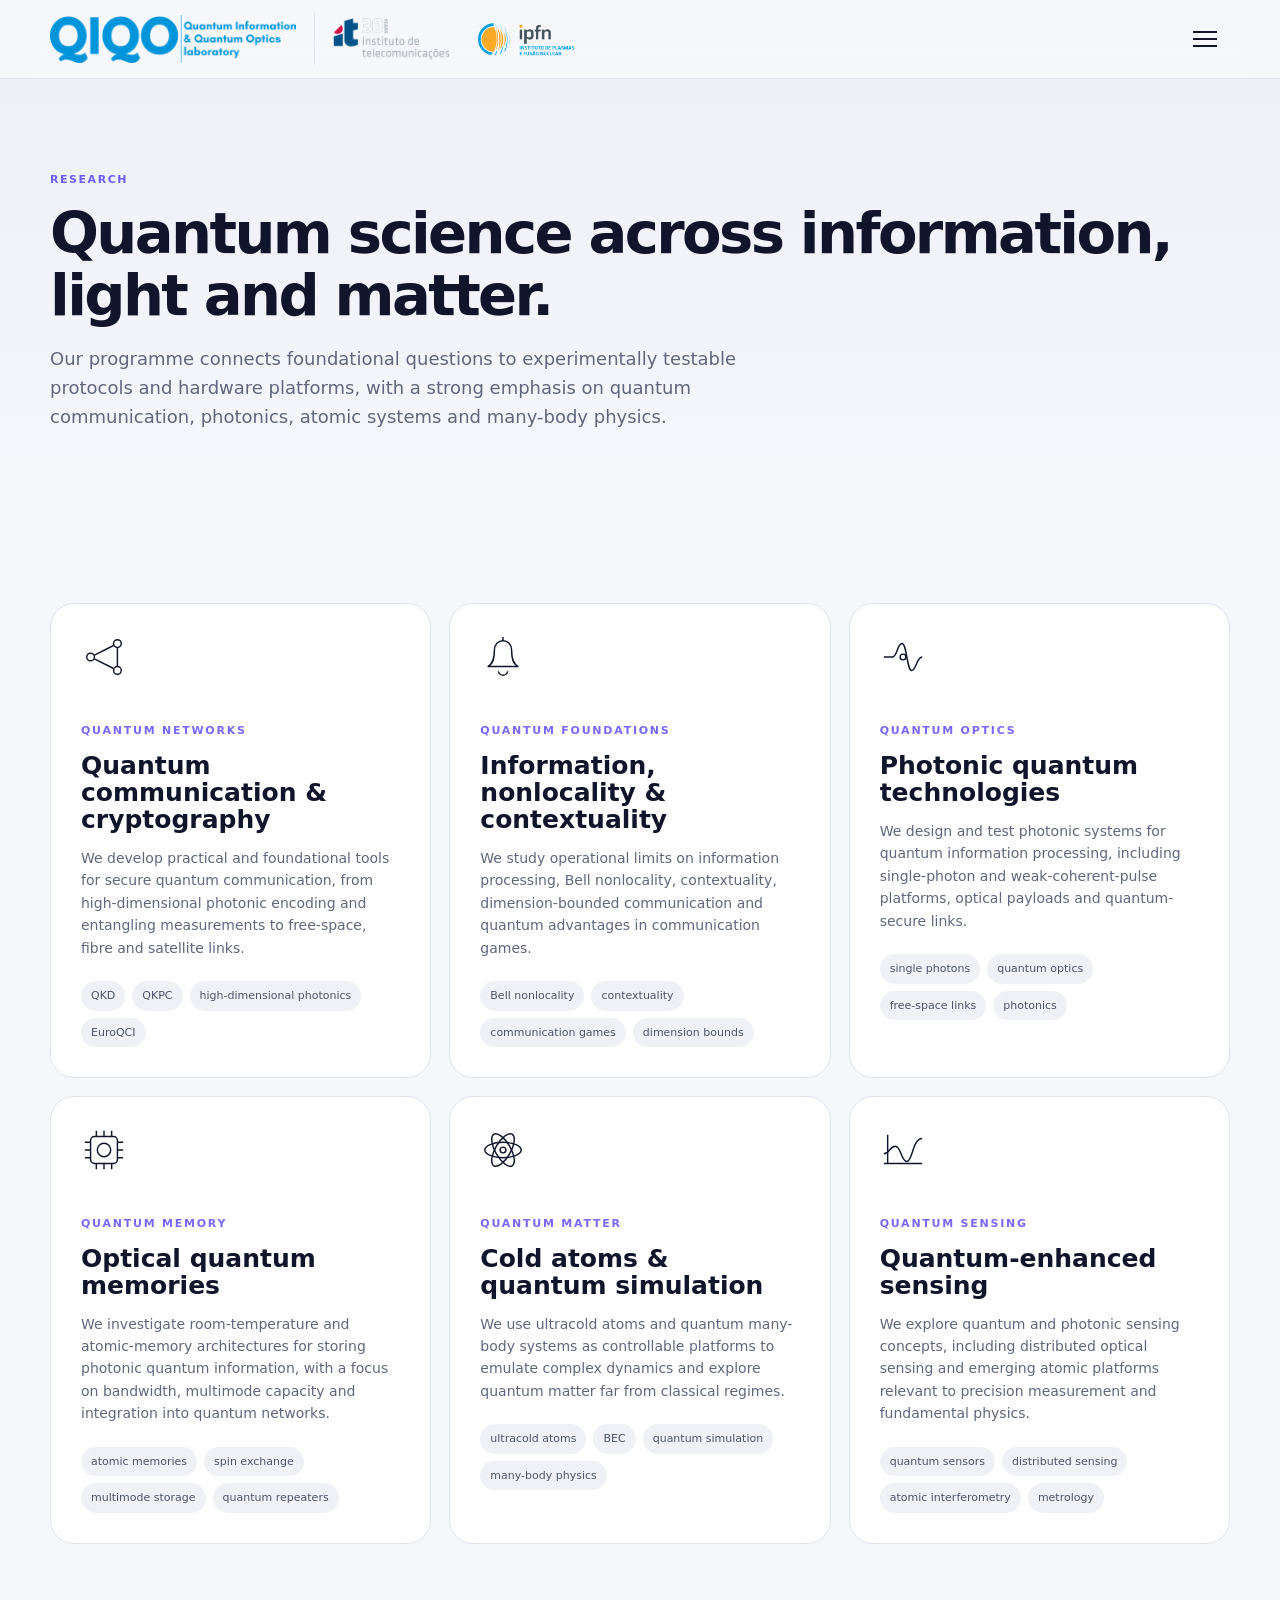
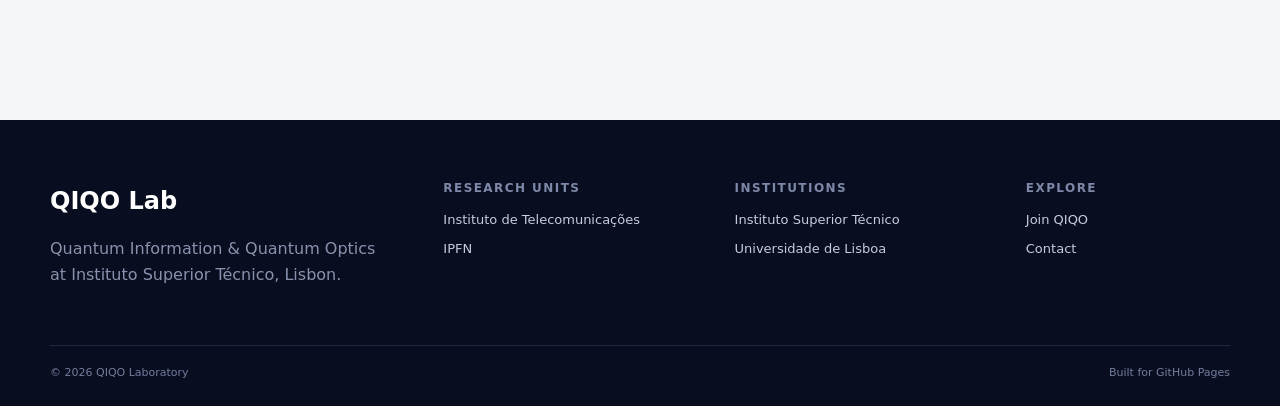
<file: research.html>
<!DOCTYPE html>

<html lang="en">
<head>
<meta charset="utf-8"/>
<meta content="width=device-width, initial-scale=1" name="viewport"/>
<title>Quantum Research | QIQO Lab — Técnico, Lisbon</title>
<meta content="Explore QIQO research in quantum communication, information, optics, foundations, quantum memories, sensing and ultracold matter in Lisbon." name="description"/>
<meta content="#0b1026" name="theme-color"/>
<link href="assets/img/favicon.svg" rel="icon" type="image/svg+xml"/>
<link href="assets/css/site.css" rel="stylesheet"/>
<script defer="" src="assets/js/data.js"></script>
<script defer="" src="assets/js/site.js"></script>
<link href="https://qiqo-lab.github.io/research.html" rel="canonical"/><meta content="website" property="og:type"/><meta content="QIQO Lab" property="og:site_name"/><meta content="Quantum Research | QIQO Lab — Técnico, Lisbon" property="og:title"/><meta content="Explore QIQO research in quantum communication, information, optics, foundations, quantum memories, sensing and ultracold matter in Lisbon." property="og:description"/><meta content="https://qiqo-lab.github.io/research.html" property="og:url"/><meta content="en_GB" property="og:locale"/><meta content="https://qiqo-lab.github.io/assets/img/logo/qiqo-logo-2.png" property="og:image"/><meta content="QIQO — Quantum Information and Quantum Optics Laboratory" property="og:image:alt"/><meta content="summary" name="twitter:card"/><meta content="Quantum Research | QIQO Lab — Técnico, Lisbon" name="twitter:title"/><meta content="Explore QIQO research in quantum communication, information, optics, foundations, quantum memories, sensing and ultracold matter in Lisbon." name="twitter:description"/><meta content="https://qiqo-lab.github.io/assets/img/logo/qiqo-logo-2.png" name="twitter:image"/><script data-qiqo-schema="" type="application/ld+json">{"@context": "https://schema.org", "@type": "CollectionPage", "@id": "https://qiqo-lab.github.io/research.html#webpage", "url": "https://qiqo-lab.github.io/research.html", "name": "Quantum Research | QIQO Lab — Técnico, Lisbon", "description": "Explore QIQO research in quantum communication, information, optics, foundations, quantum memories, sensing and ultracold matter in Lisbon.", "isPartOf": {"@id": "https://qiqo-lab.github.io/#website"}, "about": {"@id": "https://qiqo-lab.github.io/#organization"}, "inLanguage": "en"}</script><noscript><style>.reveal{opacity:1;transform:none}.nav-toggle{display:none}.nav-wrap{height:auto;min-height:78px;flex-wrap:wrap;padding-block:12px}.main-nav{display:flex;position:static;flex-wrap:wrap;flex-direction:row;width:100%;box-shadow:none}</style></noscript></head>
<body data-page="research">
<div data-site-header=""><header class="site-header"><div class="shell nav-wrap"><div class="header-logos"><a aria-label="QIQO home" class="brand" href="index.html"><img alt="QIQO Laboratory logo" class="brand-logo" src="assets/img/logo/qiqo-logo-2.png"/></a><div aria-label="Partner institutions" class="partner-logos"><a aria-label="Instituto de Telecomunicações" class="partner-logo partner-logo-it" href="https://www.it.pt/"><img alt="Instituto de Telecomunicações" height="188" src="assets/img/logo/it-logo.png" width="525"/></a><a aria-label="Instituto de Plasmas e Fusão Nuclear" class="partner-logo partner-logo-ipfn" href="https://www.ipfn.tecnico.ulisboa.pt/"><img alt="Instituto de Plasmas e Fusão Nuclear" height="179" src="assets/img/logo/ipfn-logo.png" width="428"/></a></div></div><button aria-expanded="false" aria-label="Toggle navigation" class="nav-toggle"><span></span><span></span><span></span></button><nav aria-label="Primary navigation" class="main-nav"><a href="index.html">Home</a><a class="active" href="research.html">Research</a><a href="people.html">People</a><a href="publications.html">Publications</a><a href="projects.html">Projects</a><a href="facilities.html">Facilities</a><a href="news.html">News</a><a href="opportunities.html">Join us</a><a href="contact.html">Contact</a></nav></div></header></div>
<main><section class="page-hero"><div class="shell"><div class="breadcrumb">Research</div><h1>Quantum science across information, light and matter.</h1><p>Our programme connects foundational questions to experimentally testable protocols and hardware platforms, with a strong emphasis on quantum communication, photonics, atomic systems and many-body physics.</p></div></section><section class="section"><div class="shell"><div class="research-grid" data-research=""></div></div></section></main>
<div data-site-footer=""></div>
</body>
</html>
</file>
<file: assets/css/site.css>
:root{
  --bg:#f6f7fb;--ink:#10152c;--muted:#60677d;--line:#dfe3ee;--paper:#fff;--navy:#0b1026;--violet:#6f5cff;--cyan:#29d8ff;--mint:#5fe6bd;--pink:#e56cff;--max:1180px;--radius:24px;--shadow:0 18px 60px rgba(19,24,55,.11)
}
*{box-sizing:border-box}html{scroll-behavior:smooth}body{margin:0;background:var(--bg);color:var(--ink);font-family:Inter,ui-sans-serif,system-ui,-apple-system,BlinkMacSystemFont,"Segoe UI",sans-serif;line-height:1.6;-webkit-font-smoothing:antialiased}a{color:inherit;text-decoration:none}img,svg{max-width:100%}.shell{width:min(calc(100% - 40px),var(--max));margin:auto}.site-header{position:sticky;top:0;z-index:100;background:rgba(246,247,251,.88);backdrop-filter:blur(18px);border-bottom:1px solid rgba(223,227,238,.8)}.nav-wrap{height:78px;display:flex;align-items:center;justify-content:space-between;gap:22px}.brand{display:flex;align-items:center;gap:12px;min-width:260px}.brand-logo{height:48px;width:auto;display:block}.brand-type{display:grid;line-height:1.1}.brand-type strong{font-size:18px;letter-spacing:.14em}.brand-type small{font-size:10px;color:var(--muted);margin-top:5px;letter-spacing:.03em}.main-nav{display:flex;align-items:center;gap:2px}.main-nav a{font-size:13px;padding:10px 9px;border-radius:12px;color:#454c63}.main-nav a:hover,.main-nav a.active{background:#fff;color:var(--ink);box-shadow:0 4px 18px rgba(19,24,55,.07)}.nav-toggle{display:none;border:0;background:transparent;padding:8px}.nav-toggle span{display:block;width:24px;height:2px;background:var(--ink);margin:5px}
.hero{position:relative;overflow:hidden;background:var(--navy);color:white;min-height:680px;display:flex;align-items:center}.hero:before{content:"";position:absolute;inset:-30%;background:radial-gradient(circle at 66% 38%,rgba(111,92,255,.35),transparent 20%),radial-gradient(circle at 75% 60%,rgba(41,216,255,.18),transparent 19%),radial-gradient(circle at 16% 82%,rgba(95,230,189,.12),transparent 16%)}.hero-grid{position:relative;display:grid;grid-template-columns:1.1fr .9fr;gap:50px;align-items:center;padding:90px 0}.hero-kicker,.eyebrow{display:inline-block;font-size:11px;letter-spacing:.16em;text-transform:uppercase;font-weight:750;color:#7768ff}.hero .hero-kicker{color:var(--cyan)}h1,h2,h3,h4{line-height:1.08;margin:0}.hero h1{font-size:clamp(48px,7vw,88px);letter-spacing:-.055em;max-width:760px;margin:17px 0 24px}.hero h1 span{background:linear-gradient(90deg,#fff 20%,#b8adff 56%,#8deeff);-webkit-background-clip:text;color:transparent}.hero-copy{font-size:18px;color:#c3c8db;max-width:680px}.hero-actions{display:flex;gap:12px;flex-wrap:wrap;margin-top:34px}.btn{display:inline-flex;align-items:center;justify-content:center;gap:8px;border-radius:999px;padding:13px 19px;font-size:14px;font-weight:700;border:1px solid transparent}.btn-primary{background:white;color:var(--navy)}.btn-primary:hover{transform:translateY(-2px)}.btn-ghost{border-color:#414965;color:#fff}.btn-ghost:hover{border-color:#8189a5}.quantum-art{position:relative;aspect-ratio:1;max-width:510px;margin-left:auto}.q-orbit{position:absolute;inset:13%;border:1px solid rgba(255,255,255,.28);border-radius:50%;transform:rotate(-14deg)}.q-orbit:before,.q-orbit:after{content:"";position:absolute;inset:0;border:1px solid rgba(255,255,255,.22);border-radius:50%}.q-orbit:before{transform:rotate(62deg)}.q-orbit:after{transform:rotate(122deg)}.q-core{position:absolute;width:120px;height:120px;left:50%;top:50%;transform:translate(-50%,-50%);border-radius:50%;background:radial-gradient(circle at 35% 30%,#9a8cff,#6f5cff 40%,#19204b);box-shadow:0 0 90px rgba(111,92,255,.45)}.q-dot{position:absolute;width:13px;height:13px;border-radius:50%;background:var(--cyan);box-shadow:0 0 24px rgba(41,216,255,.8)}.q-dot.one{left:15%;top:38%}.q-dot.two{right:12%;top:58%;background:var(--mint)}.q-dot.three{left:60%;top:10%;background:var(--pink)}.q-grid{position:absolute;inset:0;background-image:linear-gradient(rgba(255,255,255,.05) 1px,transparent 1px),linear-gradient(90deg,rgba(255,255,255,.05) 1px,transparent 1px);background-size:32px 32px;mask-image:radial-gradient(circle,#000,transparent 70%)}
.section{padding:96px 0}.section-tight{padding:64px 0}.section-dark{background:var(--navy);color:white}.section-head{display:flex;justify-content:space-between;gap:30px;align-items:end;margin-bottom:42px}.section-head h2,.page-hero h1{font-size:clamp(36px,4.5vw,58px);letter-spacing:-.045em}.section-head p{max-width:560px;color:var(--muted);margin:0}.section-dark .section-head p{color:#aeb5cc}.pillars{display:grid;grid-template-columns:repeat(4,1fr);gap:16px}.pillar{display:flex;flex-direction:column;min-height:360px;background:#fff;border:1px solid var(--line);padding:26px;border-radius:var(--radius);transition:.25s}.pillar:hover{transform:translateY(-5px);box-shadow:var(--shadow)}.pillar>div{width:50px;height:50px;margin-bottom:45px}.pillar svg,.research-icon svg{stroke:currentColor;stroke-width:1.5}.pillar span{font-size:10px;text-transform:uppercase;letter-spacing:.14em;color:var(--violet);font-weight:800}.pillar strong{font-size:22px;line-height:1.15;margin:9px 0 14px}.pillar p{font-size:14px;color:var(--muted);margin:0}.split-band{display:grid;grid-template-columns:1fr 1fr;gap:18px}.band-card{border-radius:32px;padding:44px;min-height:340px;background:#fff;border:1px solid var(--line);position:relative;overflow:hidden}.band-card.dark{background:#151b38;color:#fff;border-color:#151b38}.band-card h3{font-size:34px;letter-spacing:-.035em;max-width:500px;margin:12px 0 18px}.band-card p{color:var(--muted);max-width:520px}.band-card.dark p{color:#b7bdd1}.metric{font-size:74px;letter-spacing:-.06em;font-weight:800;line-height:1}.metric small{font-size:24px;color:var(--violet)}.news-list{border-top:1px solid var(--line)}.news-line{display:grid;grid-template-columns:145px 1fr 30px;gap:20px;padding:22px 0;border-bottom:1px solid var(--line);align-items:center}.news-line time{font-size:12px;color:var(--muted)}.news-line strong{font-size:17px}.news-line:hover strong{color:var(--violet)}
.page-hero{padding:92px 0 58px;background:linear-gradient(180deg,#eef0f8 0%,var(--bg) 100%)}.page-hero p{font-size:18px;color:var(--muted);max-width:760px}.breadcrumb{font-size:11px;letter-spacing:.14em;text-transform:uppercase;color:var(--violet);font-weight:800;margin-bottom:14px}.research-grid{display:grid;grid-template-columns:repeat(3,1fr);gap:18px}.research-card{background:#fff;border:1px solid var(--line);border-radius:var(--radius);padding:30px;min-height:360px}.research-icon{width:46px;height:46px;margin-bottom:36px}.research-card h3{font-size:25px;margin:10px 0 14px}.research-card p{color:var(--muted);font-size:14px}.tag-row{display:flex;flex-wrap:wrap;gap:7px;margin-top:22px}.tag-row span,.chip{font-size:11px;padding:6px 10px;border-radius:999px;background:#f0f1f7;color:#4c536a}.people-grid{display:grid;grid-template-columns:repeat(3,1fr);gap:18px}.people-grid.leads{grid-template-columns:repeat(2,1fr)}.person-card{background:#fff;border:1px solid var(--line);border-radius:var(--radius);padding:26px}.person-card-large{display:grid;grid-template-columns:112px 1fr;gap:24px;padding:32px}.avatar{width:82px;height:82px;border-radius:50%;display:grid;place-items:center;background:linear-gradient(135deg,#191f43,#725fff);color:#fff;font-weight:800;letter-spacing:.08em;overflow:hidden}.avatar-photo{object-fit:cover;background:#eef0f8}.person-card-large .avatar{width:112px;height:112px;font-size:22px}.person-card h3{font-size:22px;margin:8px 0 5px}.person-card p{font-size:14px}.muted{color:var(--muted)}.mini-links{display:flex;flex-wrap:wrap;gap:10px;margin-top:15px}.mini-link,.text-link{font-size:12px;font-weight:750;color:#5a4de0}.steering{display:flex;flex-wrap:wrap;gap:8px}.chip{font-size:13px;padding:9px 13px}.filters{display:flex;flex-wrap:wrap;gap:8px;margin-bottom:28px}.filter-btn{border:1px solid var(--line);background:#fff;border-radius:999px;padding:9px 14px;cursor:pointer;color:#51586e}.filter-btn.active{background:var(--navy);color:#fff;border-color:var(--navy)}.pub-year{display:grid;grid-template-columns:110px 1fr;border-top:1px solid var(--line)}.pub-year-label{font-size:32px;font-weight:800;padding:28px 0}.pub-item{padding:28px 0;border-bottom:1px solid var(--line)}.pub-item .topic{font-size:10px;text-transform:uppercase;letter-spacing:.12em;color:var(--violet);font-weight:800}.pub-item h3{font-size:22px;margin:9px 0}.pub-item h3 a:hover{color:var(--violet)}.pub-item p{margin:4px 0;color:var(--muted);font-size:14px}.pub-item .venue{color:var(--ink);font-weight:650}.projects-grid{display:grid;grid-template-columns:repeat(2,1fr);gap:18px}.project-card{background:#fff;border:1px solid var(--line);border-radius:var(--radius);padding:30px}.project-top{display:flex;justify-content:space-between;gap:20px;margin-bottom:26px}.status{font-size:10px;text-transform:uppercase;letter-spacing:.12em;font-weight:800;color:var(--violet)}.dates{font-size:12px;color:var(--muted)}.project-card h3{font-size:29px}.project-card h4{font-size:16px;line-height:1.35;margin:8px 0 16px}.project-card p{color:var(--muted);font-size:14px}.project-meta{border-top:1px solid var(--line);padding-top:16px;margin-top:20px;font-size:12px;font-weight:650}.facilities-grid{display:grid;gap:20px}.facility-card{display:grid;grid-template-columns:.9fr 1.1fr;background:#fff;border:1px solid var(--line);border-radius:30px;overflow:hidden}.facility-card>div:last-child{padding:54px}.facility-card h3{font-size:34px;margin:11px 0 18px}.facility-card p{color:var(--muted)}.facility-art{min-height:390px;background:#121831;position:relative;overflow:hidden}.facility-art span,.facility-art i,.facility-art b{position:absolute;display:block;border:1px solid rgba(255,255,255,.28);border-radius:50%}.facility-art span{width:300px;height:100px;left:12%;top:37%;transform:rotate(18deg)}.facility-art i{width:300px;height:100px;left:12%;top:37%;transform:rotate(78deg)}.facility-art b{width:80px;height:80px;left:44%;top:40%;background:radial-gradient(circle at 30% 30%,#8cf4ff,#6051ff);box-shadow:0 0 70px rgba(96,81,255,.55);border:0}.facility-art-2{background:#101d2d}.facility-art-2 b{background:radial-gradient(circle at 30% 30%,#d7ff92,#38d59b)}.news-grid{display:grid;grid-template-columns:repeat(3,1fr);gap:18px}.news-card{background:#fff;border:1px solid var(--line);border-radius:var(--radius);padding:28px;overflow:hidden}.news-card-image{display:block;width:calc(100% + 56px);max-width:none;height:220px;object-fit:cover;object-position:center;margin:-28px -28px 22px}.news-card time{font-size:11px;color:var(--violet);font-weight:800}.news-card h3{font-size:22px;margin:15px 0}.news-card p{color:var(--muted);font-size:14px}.opportunity-grid{display:grid;grid-template-columns:1fr 1fr;gap:18px}.opportunity{border-radius:var(--radius);background:#fff;border:1px solid var(--line);padding:32px}.opportunity h3{font-size:26px;margin:11px 0}.opportunity p{color:var(--muted)}.contact-grid{display:grid;grid-template-columns:1.1fr .9fr;gap:20px}.contact-card{background:#fff;border:1px solid var(--line);border-radius:var(--radius);padding:34px}.contact-card h3{font-size:24px;margin-bottom:16px}.contact-list{display:grid;gap:14px}.contact-list a{padding:14px 0;border-bottom:1px solid var(--line);display:flex;justify-content:space-between}.map-placeholder{min-height:340px;border-radius:var(--radius);background:var(--navy);color:white;display:flex;align-items:end;padding:30px;position:relative;overflow:hidden}.map-placeholder:before{content:"";position:absolute;inset:0;background-image:linear-gradient(rgba(255,255,255,.08) 1px,transparent 1px),linear-gradient(90deg,rgba(255,255,255,.08) 1px,transparent 1px);background-size:35px 35px;transform:rotate(12deg) scale(1.3)}.map-placeholder div{position:relative}.site-footer{background:#090d20;color:#d5d9e8;padding:62px 0 24px;margin-top:80px}.footer-grid{display:grid;grid-template-columns:1.4fr 1fr 1fr .8fr;gap:36px}.footer-brand{font-size:24px;font-weight:800;color:#fff}.footer-grid p{color:#8992ad;max-width:340px}.footer-grid h3{font-size:12px;text-transform:uppercase;letter-spacing:.12em;color:#7e88a8;margin-bottom:15px}.footer-grid a{display:block;color:#c7ccdc;font-size:13px;margin:8px 0}.footer-grid a:hover{color:#fff}.footer-bottom{border-top:1px solid #202640;margin-top:42px;padding-top:18px;display:flex;justify-content:space-between;color:#737d9d;font-size:11px}.reveal{opacity:0;transform:translateY(14px);transition:.6s ease}.reveal.in-view{opacity:1;transform:none}
@media(max-width:1050px){.main-nav a{font-size:12px;padding:9px 6px}.brand{min-width:220px}.brand-logo{height:42px}.brand-type small{display:none}.pillars{grid-template-columns:repeat(2,1fr)}.research-grid{grid-template-columns:repeat(2,1fr)}}
@media(max-width:820px){.nav-toggle{display:block}.main-nav{display:none;position:absolute;top:78px;left:20px;right:20px;background:#fff;padding:12px;border-radius:18px;box-shadow:var(--shadow);flex-direction:column;align-items:stretch}.main-nav.open{display:flex}.main-nav a{padding:11px 13px}.hero-grid{grid-template-columns:1fr;padding:72px 0}.quantum-art{max-width:380px;margin:0 auto}.hero{min-height:auto}.section{padding:72px 0}.section-head{display:block}.section-head p{margin-top:18px}.people-grid,.people-grid.leads,.projects-grid,.news-grid,.opportunity-grid,.contact-grid{grid-template-columns:1fr}.research-grid{grid-template-columns:1fr}.split-band{grid-template-columns:1fr}.facility-card{grid-template-columns:1fr}.facility-art{min-height:280px}.footer-grid{grid-template-columns:1fr 1fr}.pub-year{grid-template-columns:75px 1fr}.person-card-large{grid-template-columns:82px 1fr}.person-card-large .avatar{width:82px;height:82px}.news-line{grid-template-columns:100px 1fr 20px}}
@media(max-width:560px){.shell{width:min(calc(100% - 28px),var(--max))}.brand{min-width:0}.brand-logo{height:34px}.brand-type small{display:none}.hero h1{font-size:50px}.hero-grid{padding:58px 0}.quantum-art{max-width:290px}.pillars{grid-template-columns:1fr}.pillar{min-height:300px}.band-card{padding:30px}.metric{font-size:58px}.footer-grid{grid-template-columns:1fr}.footer-bottom{display:block}.footer-bottom span{display:block;margin:5px 0}.person-card-large{grid-template-columns:1fr}.pub-year{grid-template-columns:1fr}.pub-year-label{padding-bottom:5px}.facility-card>div:last-child{padding:32px}}

/* QIQO and its two partner institutions share one responsive header. */
.header-logos{display:flex;align-items:center;gap:18px;flex-shrink:0}
.header-logos .brand{min-width:0;flex-shrink:0}
.partner-logos{display:flex;align-items:center;gap:14px;padding-left:18px;border-left:1px solid var(--line)}
.partner-logo{display:flex;align-items:center;justify-content:center;flex-shrink:0}
.partner-logo img{display:block;object-fit:contain;width:auto;height:42px}
.partner-logo-ipfn img{height:52px}
.header-logos a:focus-visible{outline:2px solid var(--violet);outline-offset:5px;border-radius:3px}
@media(max-width:1280px){
 .nav-toggle{display:block;margin-left:auto;flex-shrink:0}
 .main-nav{display:none;position:absolute;top:78px;left:20px;right:20px;background:#fff;padding:12px;border-radius:18px;box-shadow:var(--shadow);flex-direction:column;align-items:stretch}
 .main-nav.open{display:flex}
 .main-nav a{padding:11px 13px}
}
@media(max-width:560px){
 .nav-wrap{gap:8px}
 .header-logos{gap:10px}
 .header-logos .brand-logo{height:20px}
 .partner-logos{gap:8px;padding-left:10px}
 .partner-logo img{height:22px}
 .partner-logo-ipfn img{height:28px}
}
@media(max-width:360px){
 .header-logos{gap:7px}
 .header-logos .brand-logo{height:18px}
 .partner-logos{gap:6px;padding-left:7px}
 .partner-logo img{height:19px}
 .partner-logo-ipfn img{height:24px}
}

.hero h1 .hero-subtitle{display:block;margin-top:18px;font-size:clamp(29px,3.4vw,48px);line-height:1.15;letter-spacing:-.035em;color:inherit}
</file>
